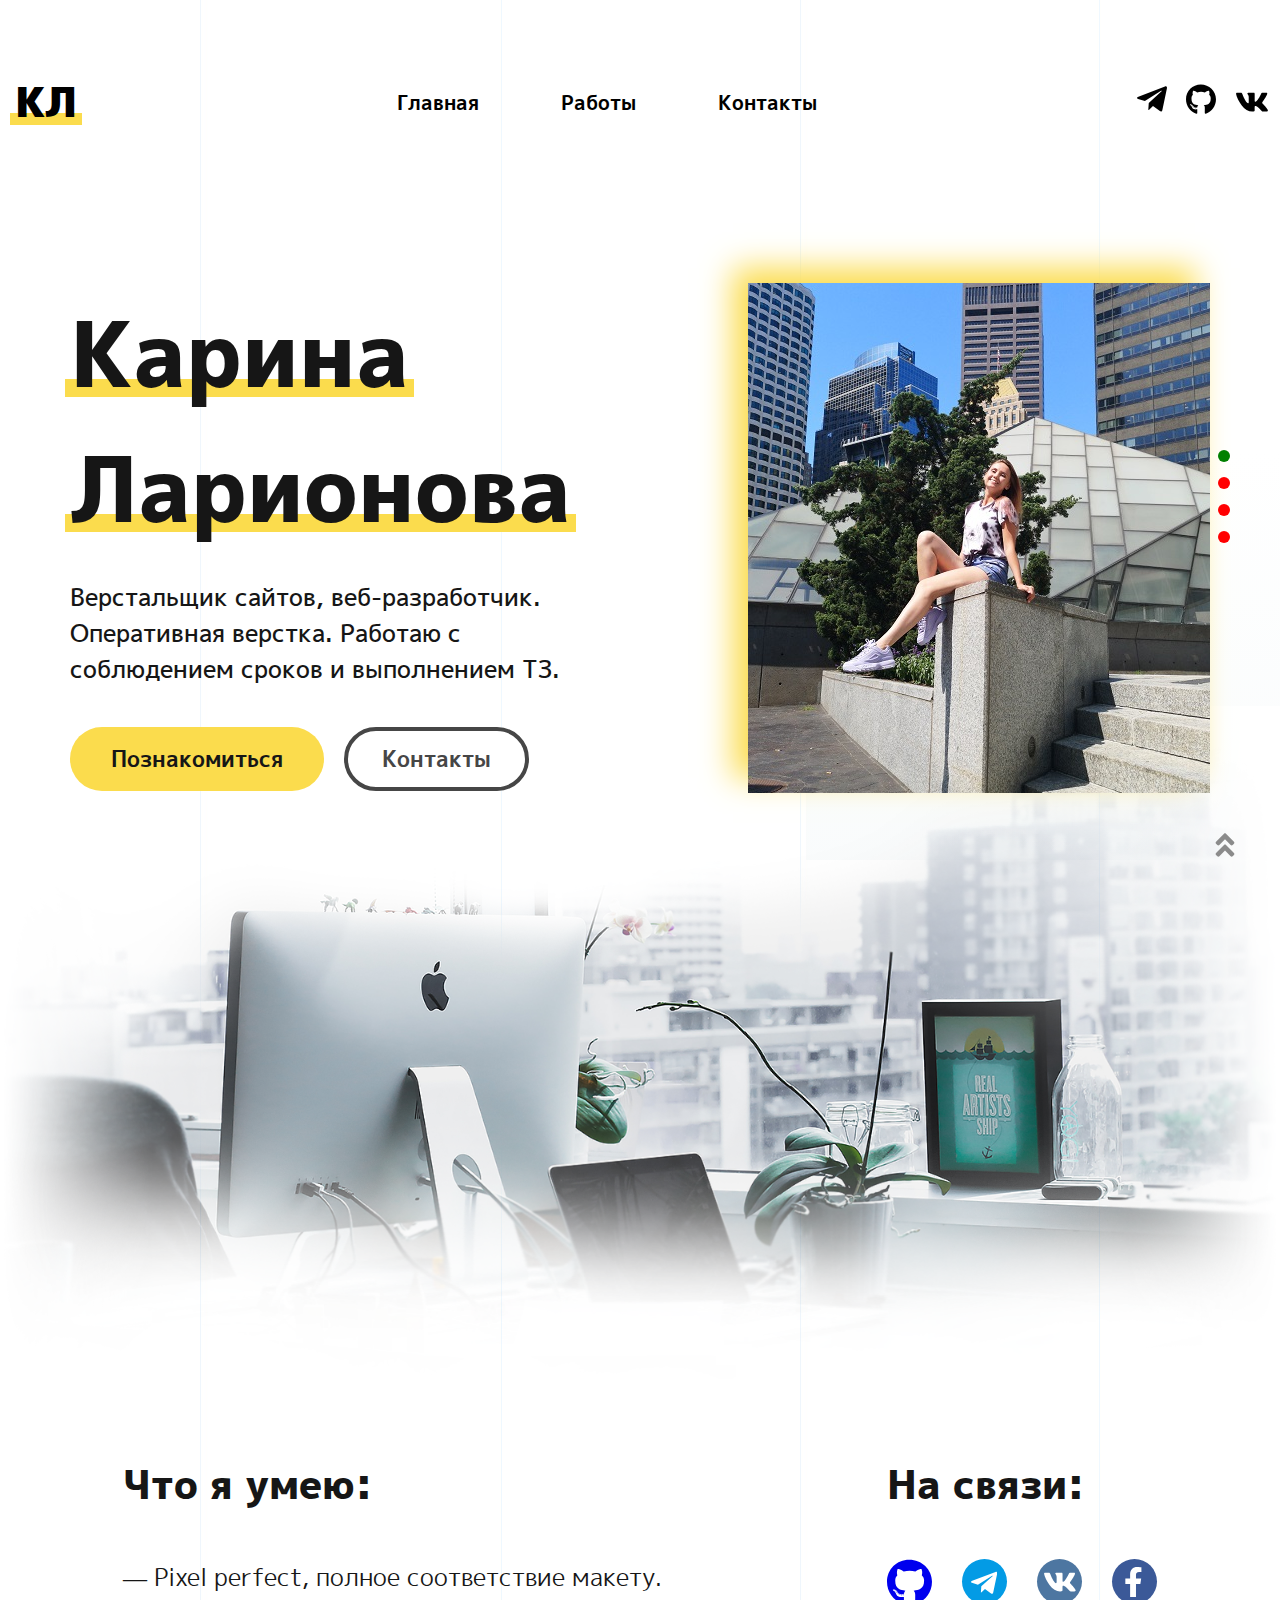
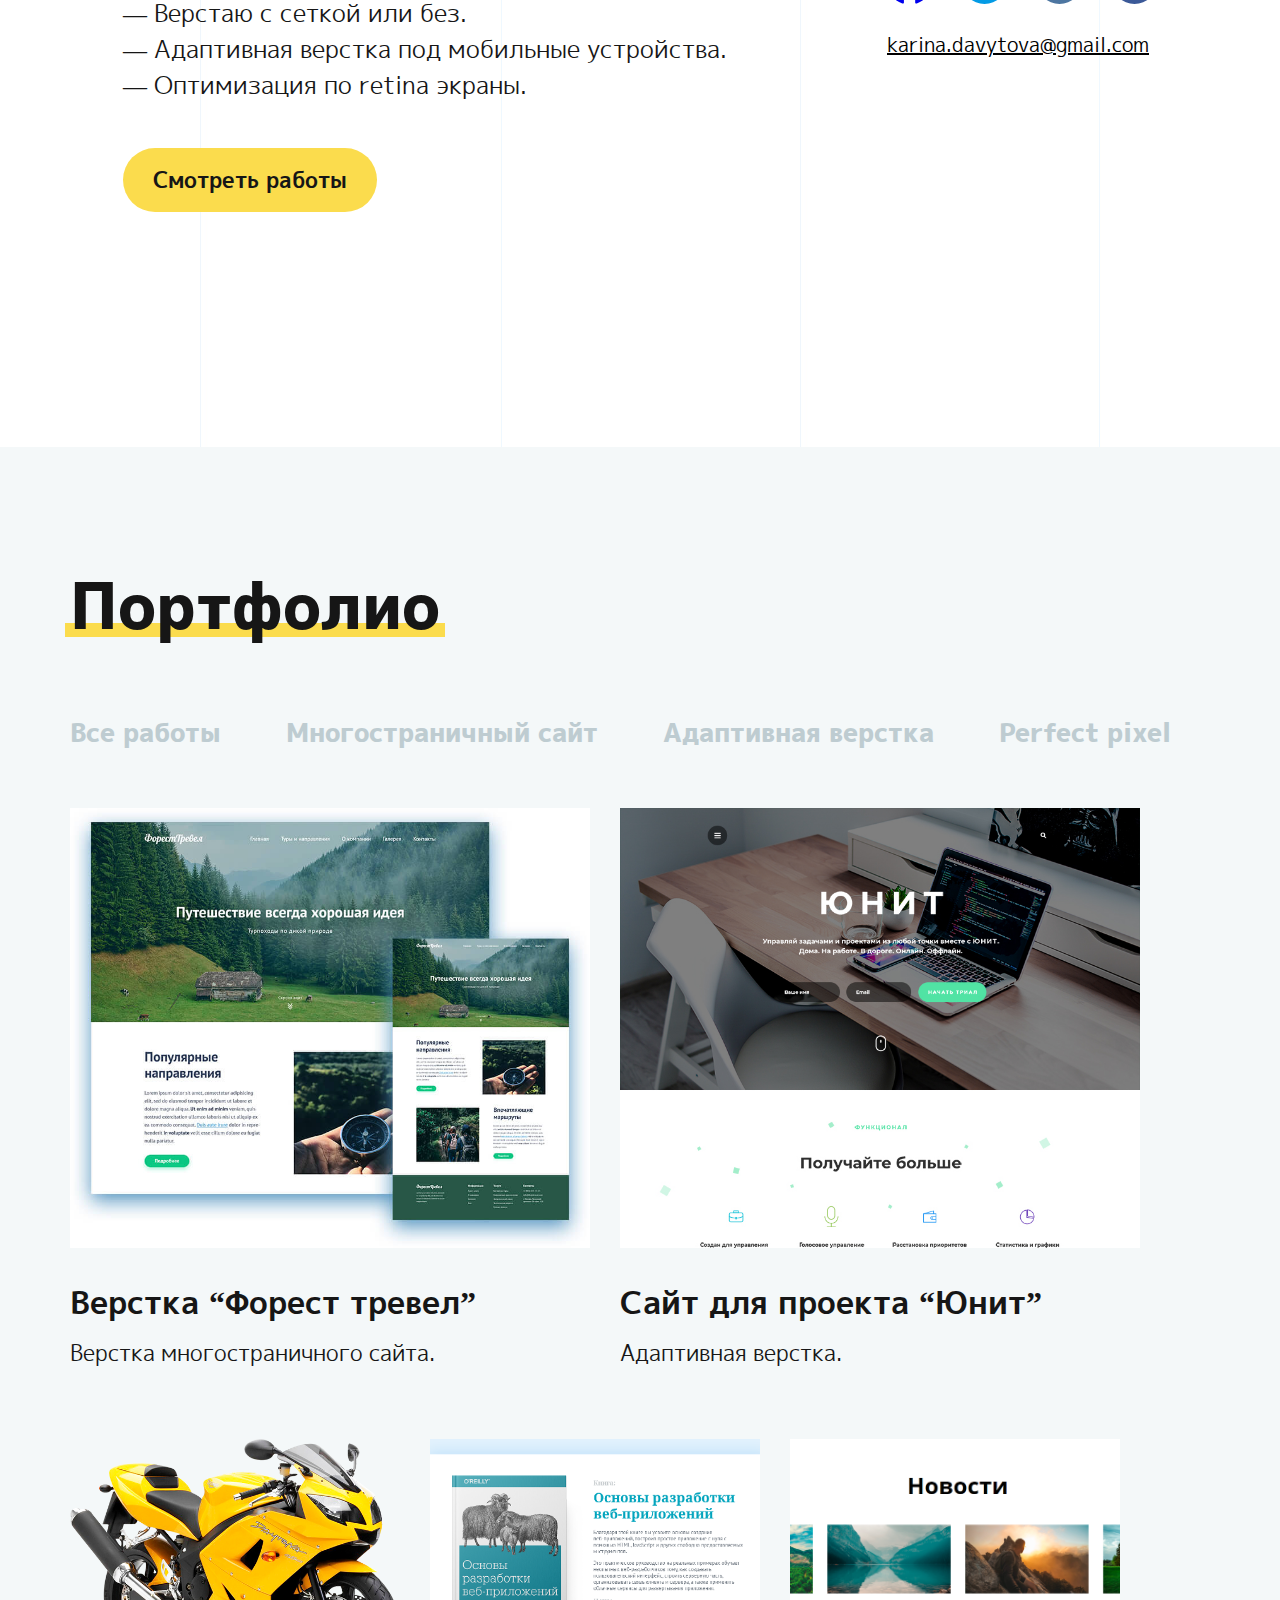
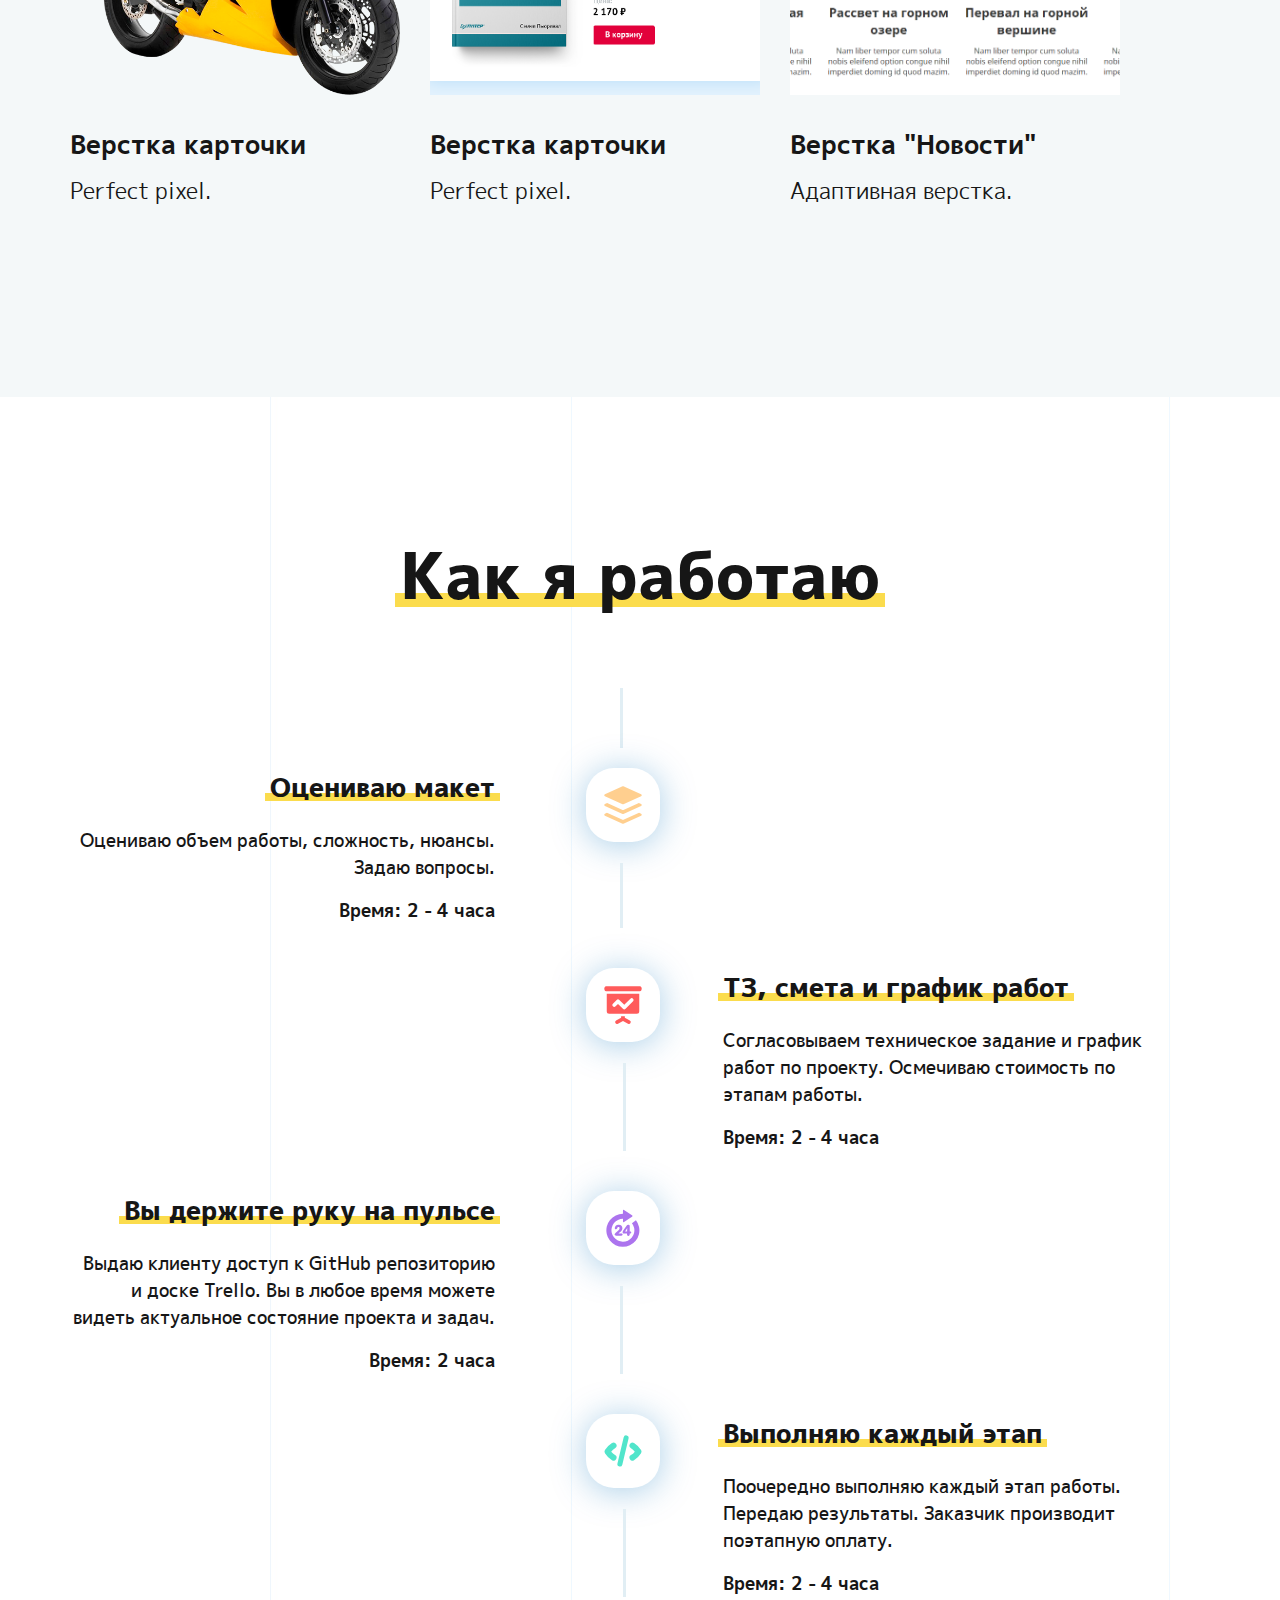
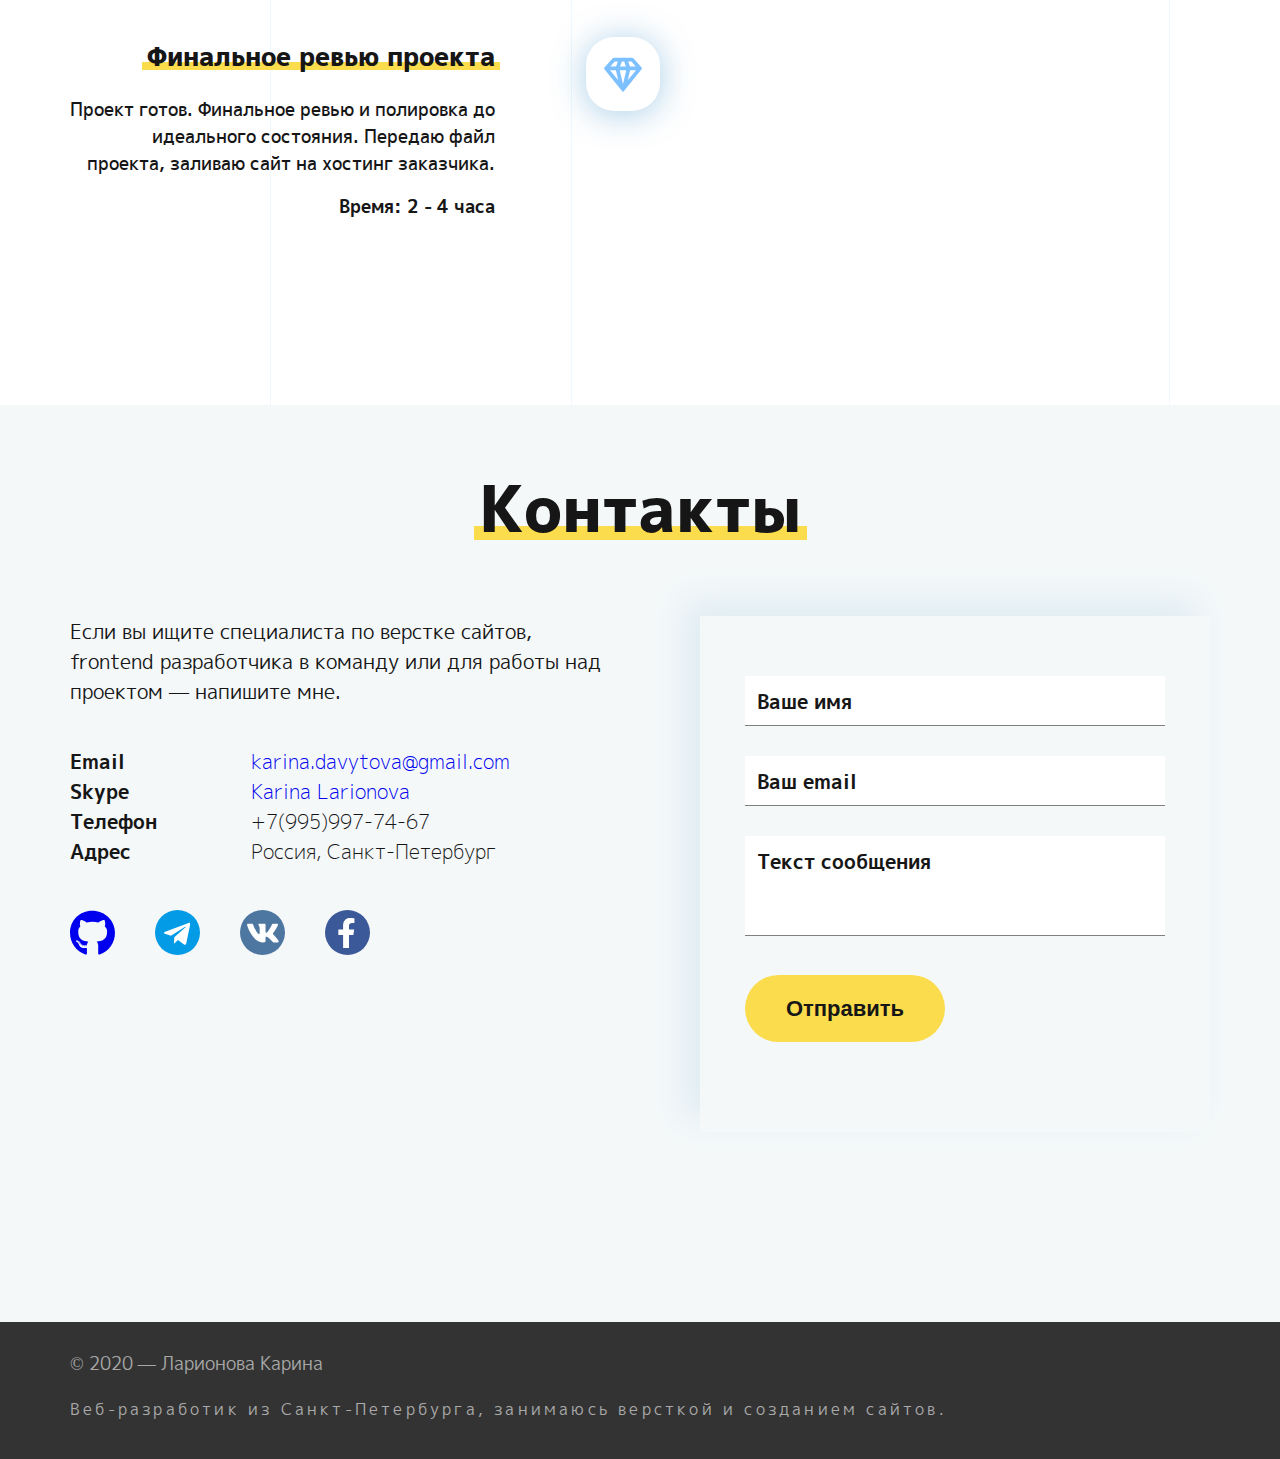
<file: index.html>
<!DOCTYPE html>
<html lang="ru">
<head>
    <meta charset="UTF-8">
    <meta name="viewport" content="width=device-width, initial-scale=1.0">
    <title>Portfolio</title>
    <link rel="stylesheet" href="./src/mplus1p/mplus1p.css">
    <link rel="shortcut icon" href="./img/fav.png" type="image/x-icon">
    <link rel="stylesheet" href="./css/main.css">
</head>
<body>
    <ul id="page-nav">
        <li class="active">
            <a href="#header"></a>
        </li>
        <li>
            <a href="#portfolio"></a>
        </li>
        <li>
            <a href="#homwork"></a>
        </li>
        <li>
            <a href="#contacts"></a>
        </li>
    </ul>

    <div id="overlay"></div>
    <header class="header" id="header">
        <div class="fix-menu">
            <div class="header-top">
                <a href="#header" class="logo line-bottom">КЛ</a>

                <!--меню-->
                <nav class="header-menu">
                    <a href="#header" class="header-menu_item animate-border">Главная</a>
                    <a href="#portfolio" class="header-menu_item animate-border">Работы</a>
                    <a href="#contacts" class="header-menu_item animate-border">Контакты</a>
                </nav> 

                <!--иконки на декстопной версии-->
                <nav class="header-social">
                    <a href="https://telegram.me/karina_larionova" class="header-social_item">
                        <svg aria-hidden="true" focusable="false" data-prefix="fab" data-icon="telegram-plane" class="svg-inline--fa fa-telegram-plane fa-w-14" role="img" xmlns="http://www.w3.org/2000/svg" viewBox="0 0 448 512"><path fill="currentColor" d="M446.7 98.6l-67.6 318.8c-5.1 22.5-18.4 28.1-37.3 17.5l-103-75.9-49.7 47.8c-5.5 5.5-10.1 10.1-20.7 10.1l7.4-104.9 190.9-172.5c8.3-7.4-1.8-11.5-12.9-4.1L117.8 284 16.2 252.2c-22.1-6.9-22.5-22.1 4.6-32.7L418.2 66.4c18.4-6.9 34.5 4.1 28.5 32.2z"></path></svg>
                    </a>
                    <a href="https://github.com/KarinaLarionova" class="header-social_item"><svg aria-hidden="true" focusable="false" data-prefix="fab" data-icon="github" class="svg-inline--fa fa-github fa-w-16" role="img" xmlns="http://www.w3.org/2000/svg" viewBox="0 0 496 512"><path fill="currentColor" d="M165.9 397.4c0 2-2.3 3.6-5.2 3.6-3.3.3-5.6-1.3-5.6-3.6 0-2 2.3-3.6 5.2-3.6 3-.3 5.6 1.3 5.6 3.6zm-31.1-4.5c-.7 2 1.3 4.3 4.3 4.9 2.6 1 5.6 0 6.2-2s-1.3-4.3-4.3-5.2c-2.6-.7-5.5.3-6.2 2.3zm44.2-1.7c-2.9.7-4.9 2.6-4.6 4.9.3 2 2.9 3.3 5.9 2.6 2.9-.7 4.9-2.6 4.6-4.6-.3-1.9-3-3.2-5.9-2.9zM244.8 8C106.1 8 0 113.3 0 252c0 110.9 69.8 205.8 169.5 239.2 12.8 2.3 17.3-5.6 17.3-12.1 0-6.2-.3-40.4-.3-61.4 0 0-70 15-84.7-29.8 0 0-11.4-29.1-27.8-36.6 0 0-22.9-15.7 1.6-15.4 0 0 24.9 2 38.6 25.8 21.9 38.6 58.6 27.5 72.9 20.9 2.3-16 8.8-27.1 16-33.7-55.9-6.2-112.3-14.3-112.3-110.5 0-27.5 7.6-41.3 23.6-58.9-2.6-6.5-11.1-33.3 2.6-67.9 20.9-6.5 69 27 69 27 20-5.6 41.5-8.5 62.8-8.5s42.8 2.9 62.8 8.5c0 0 48.1-33.6 69-27 13.7 34.7 5.2 61.4 2.6 67.9 16 17.7 25.8 31.5 25.8 58.9 0 96.5-58.9 104.2-114.8 110.5 9.2 7.9 17 22.9 17 46.4 0 33.7-.3 75.4-.3 83.6 0 6.5 4.6 14.4 17.3 12.1C428.2 457.8 496 362.9 496 252 496 113.3 383.5 8 244.8 8zM97.2 352.9c-1.3 1-1 3.3.7 5.2 1.6 1.6 3.9 2.3 5.2 1 1.3-1 1-3.3-.7-5.2-1.6-1.6-3.9-2.3-5.2-1zm-10.8-8.1c-.7 1.3.3 2.9 2.3 3.9 1.6 1 3.6.7 4.3-.7.7-1.3-.3-2.9-2.3-3.9-2-.6-3.6-.3-4.3.7zm32.4 35.6c-1.6 1.3-1 4.3 1.3 6.2 2.3 2.3 5.2 2.6 6.5 1 1.3-1.3.7-4.3-1.3-6.2-2.2-2.3-5.2-2.6-6.5-1zm-11.4-14.7c-1.6 1-1.6 3.6 0 5.9 1.6 2.3 4.3 3.3 5.6 2.3 1.6-1.3 1.6-3.9 0-6.2-1.4-2.3-4-3.3-5.6-2z"></path></svg></a>
                    <a href="https://vk.me/kari.meow" class="header-social_item"><svg aria-hidden="true" focusable="false" data-prefix="fab" data-icon="vk" class="svg-inline--fa fa-vk fa-w-18" role="img" xmlns="http://www.w3.org/2000/svg" viewBox="0 0 576 512"><path fill="currentColor" d="M545 117.7c3.7-12.5 0-21.7-17.8-21.7h-58.9c-15 0-21.9 7.9-25.6 16.7 0 0-30 73.1-72.4 120.5-13.7 13.7-20 18.1-27.5 18.1-3.7 0-9.4-4.4-9.4-16.9V117.7c0-15-4.2-21.7-16.6-21.7h-92.6c-9.4 0-15 7-15 13.5 0 14.2 21.2 17.5 23.4 57.5v86.8c0 19-3.4 22.5-10.9 22.5-20 0-68.6-73.4-97.4-157.4-5.8-16.3-11.5-22.9-26.6-22.9H38.8c-16.8 0-20.2 7.9-20.2 16.7 0 15.6 20 93.1 93.1 195.5C160.4 378.1 229 416 291.4 416c37.5 0 42.1-8.4 42.1-22.9 0-66.8-3.4-73.1 15.4-73.1 8.7 0 23.7 4.4 58.7 38.1 40 40 46.6 57.9 69 57.9h58.9c16.8 0 25.3-8.4 20.4-25-11.2-34.9-86.9-106.7-90.3-111.5-8.7-11.2-6.2-16.2 0-26.2.1-.1 72-101.3 79.4-135.6z"></path></svg></a>
                </nav> 

                <!--иконка-гамбургер-->
                <div class="toggle-menu"><span></span></div>

            </div>
        </div>
        <section class="header_title">
            <div class="container">
                <div class="header_indroduce">
                    <div class="foto">
                    </div>
                    <div class="header_introduce_content">
                        <h1 class="name">
                            <span class="line-bottom">Карина</span><br><span class="line-bottom">Ларионова</span>
                        </h1>
                        <p class="introduce-text">
                            Верстальщик сайтов, веб-разработчик. Оперативная верстка. Работаю с соблюдением сроков и выполнением ТЗ.
                        </p>
                        <div class="button-row">
                            <a class="button-1" href="#skill_nav">Познакомиться</a>
                            <a class="button-2" href="#contacts">Контакты</a>
                        </div>
                    </div>
                </div>
        
            </div>
            <div class="block"></div>
        </section>
        <div class="header_img-wrapper">
            <img src="./img/header/bg-img.png" alt="header-img" class="header_img">
        </div>
        <div class="container">
            <div class="skill" id="skill_nav">
                <div class="skill_content">
                    <h2 class="header-2">Что я умею:</h2>
                    <ul class="skill_content_list">
                        <li class="skill_content_item"> Рixel perfect, полное соответствие макету.</li>
                        <li class="skill_content_item"> Верстаю с сеткой или без.</li>
                        <li class="skill_content_item"> Адаптивная верстка под мобильные устройства.</li>
                        <li class="skill_content_item"> Оптимизация по retina экраны.</li>
                    </ul>
                    <a href="#portfolio" class="button-1">Смотреть работы</a>
                </div>
                <div class="skill_contacts">
                    <h2 class="header-2">На связи:</h2>
                    <div class="social-icon-block">
                            <a href="https://github.com/KarinaLarionova" class="social-icon_githab">
                                <svg aria-hidden="true" focusable="false" data-prefix="fab" data-icon="github" class="svg-inline--fa fa-github fa-w-16" role="img" xmlns="http://www.w3.org/2000/svg" viewBox="0 0 496 512"><path fill="currentColor" d="M165.9 397.4c0 2-2.3 3.6-5.2 3.6-3.3.3-5.6-1.3-5.6-3.6 0-2 2.3-3.6 5.2-3.6 3-.3 5.6 1.3 5.6 3.6zm-31.1-4.5c-.7 2 1.3 4.3 4.3 4.9 2.6 1 5.6 0 6.2-2s-1.3-4.3-4.3-5.2c-2.6-.7-5.5.3-6.2 2.3zm44.2-1.7c-2.9.7-4.9 2.6-4.6 4.9.3 2 2.9 3.3 5.9 2.6 2.9-.7 4.9-2.6 4.6-4.6-.3-1.9-3-3.2-5.9-2.9zM244.8 8C106.1 8 0 113.3 0 252c0 110.9 69.8 205.8 169.5 239.2 12.8 2.3 17.3-5.6 17.3-12.1 0-6.2-.3-40.4-.3-61.4 0 0-70 15-84.7-29.8 0 0-11.4-29.1-27.8-36.6 0 0-22.9-15.7 1.6-15.4 0 0 24.9 2 38.6 25.8 21.9 38.6 58.6 27.5 72.9 20.9 2.3-16 8.8-27.1 16-33.7-55.9-6.2-112.3-14.3-112.3-110.5 0-27.5 7.6-41.3 23.6-58.9-2.6-6.5-11.1-33.3 2.6-67.9 20.9-6.5 69 27 69 27 20-5.6 41.5-8.5 62.8-8.5s42.8 2.9 62.8 8.5c0 0 48.1-33.6 69-27 13.7 34.7 5.2 61.4 2.6 67.9 16 17.7 25.8 31.5 25.8 58.9 0 96.5-58.9 104.2-114.8 110.5 9.2 7.9 17 22.9 17 46.4 0 33.7-.3 75.4-.3 83.6 0 6.5 4.6 14.4 17.3 12.1C428.2 457.8 496 362.9 496 252 496 113.3 383.5 8 244.8 8zM97.2 352.9c-1.3 1-1 3.3.7 5.2 1.6 1.6 3.9 2.3 5.2 1 1.3-1 1-3.3-.7-5.2-1.6-1.6-3.9-2.3-5.2-1zm-10.8-8.1c-.7 1.3.3 2.9 2.3 3.9 1.6 1 3.6.7 4.3-.7.7-1.3-.3-2.9-2.3-3.9-2-.6-3.6-.3-4.3.7zm32.4 35.6c-1.6 1.3-1 4.3 1.3 6.2 2.3 2.3 5.2 2.6 6.5 1 1.3-1.3.7-4.3-1.3-6.2-2.2-2.3-5.2-2.6-6.5-1zm-11.4-14.7c-1.6 1-1.6 3.6 0 5.9 1.6 2.3 4.3 3.3 5.6 2.3 1.6-1.3 1.6-3.9 0-6.2-1.4-2.3-4-3.3-5.6-2z"></path></svg>
                            </a>
                            <a href="https://telegram.me/karina_larionova" class="social-icon_telegram">
                                <svg aria-hidden="true" focusable="false" data-prefix="fab" data-icon="telegram-plane" class="svg-inline--fa fa-telegram-plane fa-w-14" role="img" xmlns="http://www.w3.org/2000/svg" viewBox="0 0 448 512"><path fill="currentColor" d="M446.7 98.6l-67.6 318.8c-5.1 22.5-18.4 28.1-37.3 17.5l-103-75.9-49.7 47.8c-5.5 5.5-10.1 10.1-20.7 10.1l7.4-104.9 190.9-172.5c8.3-7.4-1.8-11.5-12.9-4.1L117.8 284 16.2 252.2c-22.1-6.9-22.5-22.1 4.6-32.7L418.2 66.4c18.4-6.9 34.5 4.1 28.5 32.2z"></path></svg>
                            </a>
                            <a href="https://vk.me/kari.meow" class="social-icon_vk">
                                <svg aria-hidden="true" focusable="false" data-prefix="fab" data-icon="vk" class="svg-inline--fa fa-w-18" role="img" xmlns="http://www.w3.org/2000/svg" viewBox="0 0 576 512"><path fill="currentColor" d="M545 117.7c3.7-12.5 0-21.7-17.8-21.7h-58.9c-15 0-21.9 7.9-25.6 16.7 0 0-30 73.1-72.4 120.5-13.7 13.7-20 18.1-27.5 18.1-3.7 0-9.4-4.4-9.4-16.9V117.7c0-15-4.2-21.7-16.6-21.7h-92.6c-9.4 0-15 7-15 13.5 0 14.2 21.2 17.5 23.4 57.5v86.8c0 19-3.4 22.5-10.9 22.5-20 0-68.6-73.4-97.4-157.4-5.8-16.3-11.5-22.9-26.6-22.9H38.8c-16.8 0-20.2 7.9-20.2 16.7 0 15.6 20 93.1 93.1 195.5C160.4 378.1 229 416 291.4 416c37.5 0 42.1-8.4 42.1-22.9 0-66.8-3.4-73.1 15.4-73.1 8.7 0 23.7 4.4 58.7 38.1 40 40 46.6 57.9 69 57.9h58.9c16.8 0 25.3-8.4 20.4-25-11.2-34.9-86.9-106.7-90.3-111.5-8.7-11.2-6.2-16.2 0-26.2.1-.1 72-101.3 79.4-135.6z"></path></svg>
                            </a>
                            <a href="https://www.messenger.com/t/100012193482538" class="social-icon_facebook">
                                <svg aria-hidden="true" focusable="false" data-prefix="fab" data-icon="facebook-f" class="svg-inline--fa fa-facebook-f fa-w-10" role="img" xmlns="http://www.w3.org/2000/svg" viewBox="0 0 320 512"><path fill="currentColor" d="M279.14 288l14.22-92.66h-88.91v-60.13c0-25.35 12.42-50.06 52.24-50.06h40.42V6.26S260.43 0 225.36 0c-73.22 0-121.08 44.38-121.08 124.72v70.62H22.89V288h81.39v224h100.17V288z"></path></svg>
                            </a>
                    </div>
                    <a href="mailto:karina.davytova@gmail" class="mail">karina.davytova@gmail.com</a>
                </div>
            </div>
        </div>
    </header>
    <main>
        
        <section class="portfolio" id="portfolio">
            <div class="container">
            <h2 class="header-3 line-bottom">Портфолио</h2>
            <div class="portfolio__filter">
                <button href="#" class="portfolio__filter-title control-active" data-filter="all">Все работы</button>
                <button href="#" class="portfolio__filter-title" data-filter=".site">Многостраничный сайт</button>
                <button href="#" class="portfolio__filter-title" data-filter=".adaptive">Адаптивная верстка</button>
                <button href="#" class="portfolio__filter-title" data-filter=".perfect">Perfect pixel</button>
            </div>
           
            <div class="project-row" id="portfolio-projects">
                
                <div class="project-card mix site">
                    <a href="./forest-travel/index.html" class="project-card__poster">
                        <button>Подробнее</button>
                        <img src="./forest-travel/img/forest.jpg" alt="img">
                    </a>
                    <div class="project-card__title">
                        <a href="./forest-travel/index.html" class="project-card_header">Верстка “Форест тревел”</a>
                        <p class="project-card_content">Верстка многостраничного сайта.</p>
                    </div>
                </div>
                <div class="project-card mix adaptive">
                    <a href="./unit/index.html" class="project-card__poster">
                        <button>Подробнее</button>
                        <img src="./unit/img/UNIT .jpg" alt="img">
                    </a>
                    <div class="project-card__title">
                        <a href="./unit/index.html" class="project-card_header">Сайт для проекта “Юнит”</a>
                        <p class="project-card_content">Адаптивная верстка.</p>
                    </div>
                </div>

                <div class="project-card-small mix perfect">
                    <a href="./car_html/index.html" class="project-card__poster">
                        <button>Подробнее</button>
                        <img src="./car_html/img/motorcycle-big.png" alt="img">
                    </a>
                    <div class="project-card__title">
                        <a href="./car_html/index.html" class="project-card_header--small">Верстка карточки</a>
                        <p class="project-card_content">Perfect pixel.</p>
                    </div>
                </div>
                <div class="project-card-small mix perfect">
                    <a href="./pixel-perfect/index.html" class="project-card__poster">
                        <button>Подробнее</button>
                        <img src="./pixel-perfect/Book.png" alt="img">
                    </a>
                    <div class="project-card__title">
                        <a href="./pixel-perfect/index.html" class="project-card_header--small">Верстка карточки</a>
                        <p class="project-card_content">Perfect pixel.</p>
                    </div>
                </div>
                <div class="project-card-small mix adaptive">
                    <a href="./news/index.html" class="project-card__poster">
                        <button>Подробнее</button>
                        <img src="./news/news.png" alt="img">
                    </a>
                    <div class="project-card__title">
                        <a href="./news/index.html" class="project-card_header--small">Верстка "Новости"</a>
                        <p class="project-card_content">Адаптивная верстка.</p>
                    </div>
                </div>
            
            </div>
            </div>
        </section>
       

        <div class="container">
            <section class="timeline" id="homwork">
                <h2 class="header-3 line-bottom">Как я работаю</h2>
                <div class="timeline-line">
                    <div class="timeline-item">
                        <div class="timeline-icon">
                            <svg id="Layer_2" data-name="Layer 2" xmlns="http://www.w3.org/2000/svg" viewBox="0 0 32 32"><title>layers</title><path class="icon-1" d="M16.34,27.89a.83.83,0,0,1-.68,0L3.15,22.28,1.52,23a.91.91,0,0,0,0,1.65L15.66,31a.83.83,0,0,0,.68,0l14.14-6.35a.91.91,0,0,0,0-1.65l-1.62-.73Zm0-7.94a.83.83,0,0,1-.68,0L3.31,14.41l-1.79.8a.91.91,0,0,0,0,1.65l14.14,6.35a.83.83,0,0,0,.68,0l14.14-6.35a.91.91,0,0,0,0-1.65l-1.79-.8ZM30.48,9.07a.91.91,0,0,0,0-1.65L16.34,1.07a.83.83,0,0,0-.68,0L1.52,7.42a.91.91,0,0,0,0,1.65l14.14,6.35a.83.83,0,0,0,.68,0Z"/></svg>
                        </div>
                        <div class="timeline-text">
                            <h3 class="heading line-bottom">Оцениваю макет</h3>
                            <p>Оцениваю объем работы, сложность, нюансы. Задаю вопросы.</p>
                            <div class="timeline-text-time">Время: 2 - 4 часа</div>
                        </div>
                        
                    </div>
                    <div class="timeline-item">
                        <div class="timeline-icon"><svg xmlns="http://www.w3.org/2000/svg" viewBox="0 0 32 32"><defs><style>.cls-1{fill:#231f20;}</style></defs><title>presentation-chart</title><g id="Layer_2" data-name="Layer 2"><path class="icon-2" d="M21.47,28.32l-4-2.21s0-.07,0-.11V25h-3v1s0,.07,0,.11l-4,2.21A1.5,1.5,0,0,0,12,30.94l4-2.23,4,2.23a1.5,1.5,0,0,0,1.46-2.62ZM3,21a2,2,0,0,0,2,2H27a2,2,0,0,0,2-2V7H3Zm4.94-6.06,3-3a1.5,1.5,0,0,1,2.12,0L17,15.88l4.94-4.94a1.5,1.5,0,0,1,2.12,2.12l-6,6a1.5,1.5,0,0,1-2.12,0L12,15.12l-1.94,1.94a1.5,1.5,0,1,1-2.12-2.12ZM30.72,1.74A1.36,1.36,0,0,0,29.51,1h-27a1.36,1.36,0,0,0-1.21.74,3,3,0,0,0,0,2.52A1.36,1.36,0,0,0,2.49,5h27a1.36,1.36,0,0,0,1.21-.74A3,3,0,0,0,30.72,1.74Z"/></g></svg></div>
                        <div class="timeline-text">
                            <h3 class="heading line-bottom">ТЗ, смета и график работ</h3>
                            <p>Согласовываем техническое задание и график работ по проекту. Осмечиваю стоимость по этапам работы.</p>
                            <div class="timeline-text-time">Время: 2 - 4 часа</div>
                        </div>
                        
                    </div>
                    <div class="timeline-item">
                        <div class="timeline-icon"><svg xmlns="http://www.w3.org/2000/svg" viewBox="0 0 32 32"><defs><style>.cls-1{fill:#231f20;}</style></defs><title>24-hours</title><g id="Layer_2" data-name="Layer 2"><path class="icon-3" d="M26.36,9.79l-3.21,2.38A9.16,9.16,0,1,1,16,8.66h0v2.06c0,.55.37.75.83.45l6.38-4.25a.62.62,0,0,0,0-1.11L16.79,1.55c-.46-.31-.83-.1-.83.45V4.66h0A13.22,13.22,0,1,0,26.36,9.79ZM12,18.29c-.58.52-1.2,1-1.8,1.49-1.46,1.21-1.09,2.34.47,2.41h3.94c1.44-.07,1.42-1.86-.07-1.86l-2.16,0c.27-.21.56-.42.83-.64,1.23-1,2.32-2.13,2.32-3.59a2.8,2.8,0,0,0-3.05-2.75c-3.1,0-3.91,3.67-2.08,3.67,1.39,0,.69-1.74,2-1.74a.85.85,0,0,1,.88.9A3,3,0,0,1,12,18.29ZM19.55,22a1.06,1.06,0,0,0,1.61-.14,1.36,1.36,0,0,0,.21-.83v-.55a1.77,1.77,0,0,0,.76-.1.78.78,0,0,0,.48-.74.81.81,0,0,0-.51-.77,1.93,1.93,0,0,0-.72-.09V14.7a1.19,1.19,0,0,0-1.27-1.3A1.24,1.24,0,0,0,19,14l-2.83,3.91c-.72,1-.75,2.58.6,2.58h2.47V21A1.22,1.22,0,0,0,19.55,22Zm-1.91-3.21L19.43,16c0,.45-.06.89-.09,1.34s0,.94-.05,1.42Z"/></g></svg></div>
                        <div class="timeline-text">
                            <h3 class="heading line-bottom">Вы держите руку на пульсе</h3>
                            <p>Выдаю клиенту доступ к GitHub репозиторию и доске Trello. Вы в любое время можете видеть актуальное состояние проекта и задач.</p>
                            <div class="timeline-text-time">Время: 2 часа</div>
                        </div>
                        
                    </div>
                    <div class="timeline-item">
                        <div class="timeline-icon"><svg id="Layer_2" data-name="Layer 2" xmlns="http://www.w3.org/2000/svg" viewBox="0 0 32 32"><defs><style>.cls-1{fill:#231f20;}</style></defs><title>code-alt</title><path class="icon-4" d="M9.63,13.76A2.4,2.4,0,1,0,7.17,9.64a18.24,18.24,0,0,0-5.62,5.62,2.4,2.4,0,0,0,0,2.47,18.24,18.24,0,0,0,5.62,5.62,2.4,2.4,0,1,0,2.47-4.12,14.12,14.12,0,0,1-3.08-2.73A12.4,12.4,0,0,1,9.63,13.76Zm20.82,1.51a18.24,18.24,0,0,0-5.62-5.62,2.4,2.4,0,1,0-2.47,4.12,14.12,14.12,0,0,1,3.08,2.73,12.4,12.4,0,0,1-3.08,2.76,2.4,2.4,0,1,0,2.47,4.12,18.24,18.24,0,0,0,5.62-5.62A2.4,2.4,0,0,0,30.46,15.26ZM16.55,5l-5,21a2,2,0,0,0,3.89.93l5-21A2,2,0,0,0,16.55,5Z"/></svg></div>
                        <div class="timeline-text">
                            <h3 class="heading line-bottom">Выполняю каждый этап</h3>
                            <p>Поочередно выполняю каждый этап  работы. Передаю результаты. Заказчик производит поэтапную оплату.</p>
                            <div class="timeline-text-time">Время: 2 - 4 часа</div>
                        </div>
                        
                    </div>
                    <div class="timeline-item">
                        <div class="timeline-icon"><svg xmlns="http://www.w3.org/2000/svg" viewBox="0 0 32 32"><defs><style>.cls-1{fill:#231f20;}</style></defs><title>diamond</title><g id="Layer_2" data-name="Layer 2"><path class="icon-5" d="M30.84,10.75l-6.11-7A2.52,2.52,0,0,0,23.07,3h-14a2.55,2.55,0,0,0-1.67.75l-6.24,7a1.22,1.22,0,0,0,0,1.52L15.37,29.73a.78.78,0,0,0,1.26,0L30.87,12.27A1.23,1.23,0,0,0,30.84,10.75ZM10.31,13l1.89,8.09L5.59,13Zm6.63-7,1.43,4H13.63l1.43-4Zm1.67,7L16,24.18,13.39,13Zm3.08,0H26.4l-6.6,8.09Zm4.51-3H21.56L20.13,6h2.58ZM9.41,6h2.46l-1.43,4H5.85Z"/></g></svg></div>
                        <div class="timeline-text">
                            <h3 class="heading line-bottom">Финальное ревью проекта</h3>
                            <p>Проект готов. Финальное ревью и полировка  до идеального состояния. Передаю файл проекта, заливаю сайт на хостинг заказчика.</p>
                            <div class="timeline-text-time">Время: 2 - 4 часа</div>
                        </div>
                        
                    </div>
                </div>
            </section>
        </div>

            <section class="contacts" id="contacts">
                <div class="container">
                    <h2 class="header-3 line-bottom">Контакты</h2>
<div class="contacts-block">
                    <div class="info">

                        <p class="info__text">
                            Если вы ищите специалиста по верстке сайтов, <br class="br"> frontend разработчика в команду или для работы над проектом —  напишите мне.
                        </p>

                        <div class="info__contacts">
                            <div class="info__contacts-head">
                                <ul>
                                    <li>Email</li>
                                    <li>Skype</li>
                                    <li>Телефон</li>
                                    <li>Адрес</li>
                                </ul>
                            </div>
                            <div class="info__contacts-content">
                                <ul>
                                    <li><a href="mailto:karina.davytova@gmail">karina.davytova@gmail.com</a></li>
                                    <li><a href="skype:live:.cid.48c7844349610af2?chat">Karina Larionova</a></li>
                                    <li>+7(995)997-74-67</li>
                                    <li>Россия, Санкт-Петербург</li>
                                </ul>
                            </div>
                        </div>

                        <div class="info__contacts-mobile">

                            <div class="info__mobile-section">
                                <p class="mobile-head">Email</p>
                                <a href="mailto:karina.davytova@gmail">karina.davytova@gmail.com</a>
                            </div>

                            <div class="info__mobile-section">
                                <p class="mobile-head">Skype</p>
                                <a href="skype:live:.cid.48c7844349610af2?chat">Karina Larionova</a>
                            </div>

                            <div class="info__mobile-section">
                                <p class="mobile-head">Телефон</p>
                                <p>+7(995)997-74-67</p>
                            </div>

                            <div class="info__mobile-section">
                                <p class="mobile-head">Адрес</p>
                                <p>Россия, Санкт-Петербург</p>
                            </div>

                        </div>

                        <div class="info__contacts-icons">
                            <a href="https://github.com/KarinaLarionova" class="social-icon_githab">
                                <svg aria-hidden="true" focusable="false" data-prefix="fab" data-icon="github" class="svg-inline--fa fa-github fa-w-16" role="img" xmlns="http://www.w3.org/2000/svg" viewBox="0 0 496 512"><path fill="currentColor" d="M165.9 397.4c0 2-2.3 3.6-5.2 3.6-3.3.3-5.6-1.3-5.6-3.6 0-2 2.3-3.6 5.2-3.6 3-.3 5.6 1.3 5.6 3.6zm-31.1-4.5c-.7 2 1.3 4.3 4.3 4.9 2.6 1 5.6 0 6.2-2s-1.3-4.3-4.3-5.2c-2.6-.7-5.5.3-6.2 2.3zm44.2-1.7c-2.9.7-4.9 2.6-4.6 4.9.3 2 2.9 3.3 5.9 2.6 2.9-.7 4.9-2.6 4.6-4.6-.3-1.9-3-3.2-5.9-2.9zM244.8 8C106.1 8 0 113.3 0 252c0 110.9 69.8 205.8 169.5 239.2 12.8 2.3 17.3-5.6 17.3-12.1 0-6.2-.3-40.4-.3-61.4 0 0-70 15-84.7-29.8 0 0-11.4-29.1-27.8-36.6 0 0-22.9-15.7 1.6-15.4 0 0 24.9 2 38.6 25.8 21.9 38.6 58.6 27.5 72.9 20.9 2.3-16 8.8-27.1 16-33.7-55.9-6.2-112.3-14.3-112.3-110.5 0-27.5 7.6-41.3 23.6-58.9-2.6-6.5-11.1-33.3 2.6-67.9 20.9-6.5 69 27 69 27 20-5.6 41.5-8.5 62.8-8.5s42.8 2.9 62.8 8.5c0 0 48.1-33.6 69-27 13.7 34.7 5.2 61.4 2.6 67.9 16 17.7 25.8 31.5 25.8 58.9 0 96.5-58.9 104.2-114.8 110.5 9.2 7.9 17 22.9 17 46.4 0 33.7-.3 75.4-.3 83.6 0 6.5 4.6 14.4 17.3 12.1C428.2 457.8 496 362.9 496 252 496 113.3 383.5 8 244.8 8zM97.2 352.9c-1.3 1-1 3.3.7 5.2 1.6 1.6 3.9 2.3 5.2 1 1.3-1 1-3.3-.7-5.2-1.6-1.6-3.9-2.3-5.2-1zm-10.8-8.1c-.7 1.3.3 2.9 2.3 3.9 1.6 1 3.6.7 4.3-.7.7-1.3-.3-2.9-2.3-3.9-2-.6-3.6-.3-4.3.7zm32.4 35.6c-1.6 1.3-1 4.3 1.3 6.2 2.3 2.3 5.2 2.6 6.5 1 1.3-1.3.7-4.3-1.3-6.2-2.2-2.3-5.2-2.6-6.5-1zm-11.4-14.7c-1.6 1-1.6 3.6 0 5.9 1.6 2.3 4.3 3.3 5.6 2.3 1.6-1.3 1.6-3.9 0-6.2-1.4-2.3-4-3.3-5.6-2z"></path></svg>
                            </a>
                            <a href="https://telegram.me/karina_larionova" class="social-icon_telegram">
                                <svg aria-hidden="true" focusable="false" data-prefix="fab" data-icon="telegram-plane" class="svg-inline--fa fa-telegram-plane fa-w-14" role="img" xmlns="http://www.w3.org/2000/svg" viewBox="0 0 448 512"><path fill="currentColor" d="M446.7 98.6l-67.6 318.8c-5.1 22.5-18.4 28.1-37.3 17.5l-103-75.9-49.7 47.8c-5.5 5.5-10.1 10.1-20.7 10.1l7.4-104.9 190.9-172.5c8.3-7.4-1.8-11.5-12.9-4.1L117.8 284 16.2 252.2c-22.1-6.9-22.5-22.1 4.6-32.7L418.2 66.4c18.4-6.9 34.5 4.1 28.5 32.2z"></path></svg>
                            </a>
                            <a href="https://vk.me/kari.meow" class="social-icon_vk">
                                <svg aria-hidden="true" focusable="false" data-prefix="fab" data-icon="vk" class="svg-inline--fa fa-w-18" role="img" xmlns="http://www.w3.org/2000/svg" viewBox="0 0 576 512"><path fill="currentColor" d="M545 117.7c3.7-12.5 0-21.7-17.8-21.7h-58.9c-15 0-21.9 7.9-25.6 16.7 0 0-30 73.1-72.4 120.5-13.7 13.7-20 18.1-27.5 18.1-3.7 0-9.4-4.4-9.4-16.9V117.7c0-15-4.2-21.7-16.6-21.7h-92.6c-9.4 0-15 7-15 13.5 0 14.2 21.2 17.5 23.4 57.5v86.8c0 19-3.4 22.5-10.9 22.5-20 0-68.6-73.4-97.4-157.4-5.8-16.3-11.5-22.9-26.6-22.9H38.8c-16.8 0-20.2 7.9-20.2 16.7 0 15.6 20 93.1 93.1 195.5C160.4 378.1 229 416 291.4 416c37.5 0 42.1-8.4 42.1-22.9 0-66.8-3.4-73.1 15.4-73.1 8.7 0 23.7 4.4 58.7 38.1 40 40 46.6 57.9 69 57.9h58.9c16.8 0 25.3-8.4 20.4-25-11.2-34.9-86.9-106.7-90.3-111.5-8.7-11.2-6.2-16.2 0-26.2.1-.1 72-101.3 79.4-135.6z"></path></svg>
                            </a>
                            <a href="https://www.messenger.com/t/100012193482538" class="social-icon_facebook">
                                <svg aria-hidden="true" focusable="false" data-prefix="fab" data-icon="facebook-f" class="svg-inline--fa fa-facebook-f fa-w-10" role="img" xmlns="http://www.w3.org/2000/svg" viewBox="0 0 320 512"><path fill="currentColor" d="M279.14 288l14.22-92.66h-88.91v-60.13c0-25.35 12.42-50.06 52.24-50.06h40.42V6.26S260.43 0 225.36 0c-73.22 0-121.08 44.38-121.08 124.72v70.62H22.89V288h81.39v224h100.17V288z"></path></svg>
                            </a>
                        </div>
                    </div>

                    <div class="contacts__form">
                        <form class="contact-form" id="contact-form">
                            <input type="hidden" name="project_name" value="portfolio.ru">
                            <input type="hidden" name="admin_email" value="karina.davytova@gmail.com">
                            <input type="hidden" name="email_from" value="info@portfolio.ru">

                            <div class="form-item">
                                <input class="form-field" type="text" name="userName">
                                <span class="fake-placeholder">Ваше имя</span>
                            </div>
                            <div class="form-item">
                                <input class="form-field" type="text" name="email">
                                <span class="fake-placeholder">Ваш email</span>
                            </div>
                            <div class="form-item">
                                <textarea class="form-field" name="message"></textarea>
                                <span class="fake-placeholder">Текст сообщения</span>
                            </div>
                            <div class="form-item">
                                <input class="button-1" type="submit" value="Отправить">
                            </div>
                        </form>
                        <div id="answer"></div>
                    </div>
                </div>
                </div>
            </section>
       
    </main>

    <footer class="footer">

        <div class="container">
            <div class="footer__info">
                <p class="footer__info-heading">© 2020 — Ларионова Карина</p>
<p class="footer__info-content">Веб-разработик из Санкт-Петербурга, занимаюсь версткой и созданием сайтов.</p>
            </div>
        </div>
    </footer>
    <div id="backTop">
        <a href="#top">
            <svg data-icon="angle-double-up" class="svg-inline--fa fa-angle-double-up fa-w-10" role="img" xmlns="http://www.w3.org/2000/svg" viewBox="0 0 320 512"><path fill="currentColor" d="M177 255.7l136 136c9.4 9.4 9.4 24.6 0 33.9l-22.6 22.6c-9.4 9.4-24.6 9.4-33.9 0L160 351.9l-96.4 96.4c-9.4 9.4-24.6 9.4-33.9 0L7 425.7c-9.4-9.4-9.4-24.6 0-33.9l136-136c9.4-9.5 24.6-9.5 34-.1zm-34-192L7 199.7c-9.4 9.4-9.4 24.6 0 33.9l22.6 22.6c9.4 9.4 24.6 9.4 33.9 0l96.4-96.4 96.4 96.4c9.4 9.4 24.6 9.4 33.9 0l22.6-22.6c9.4-9.4 9.4-24.6 0-33.9l-136-136c-9.2-9.4-24.4-9.4-33.8 0z"></path></svg>
        </a>
    </div>

    <script src="./libs/jquery/jquery-3.0.0.min.js"></script>
    <script src="./js/main.js"></script>
    <script src="./libs/mixit-up-3/mixitup.min.js"></script>
    <script src="./libs/jquery/jquery-3.0.0.min.js"></script>
    <script src="./libs/nav.js/nav.js"></script>
</body>
</html>
</file>
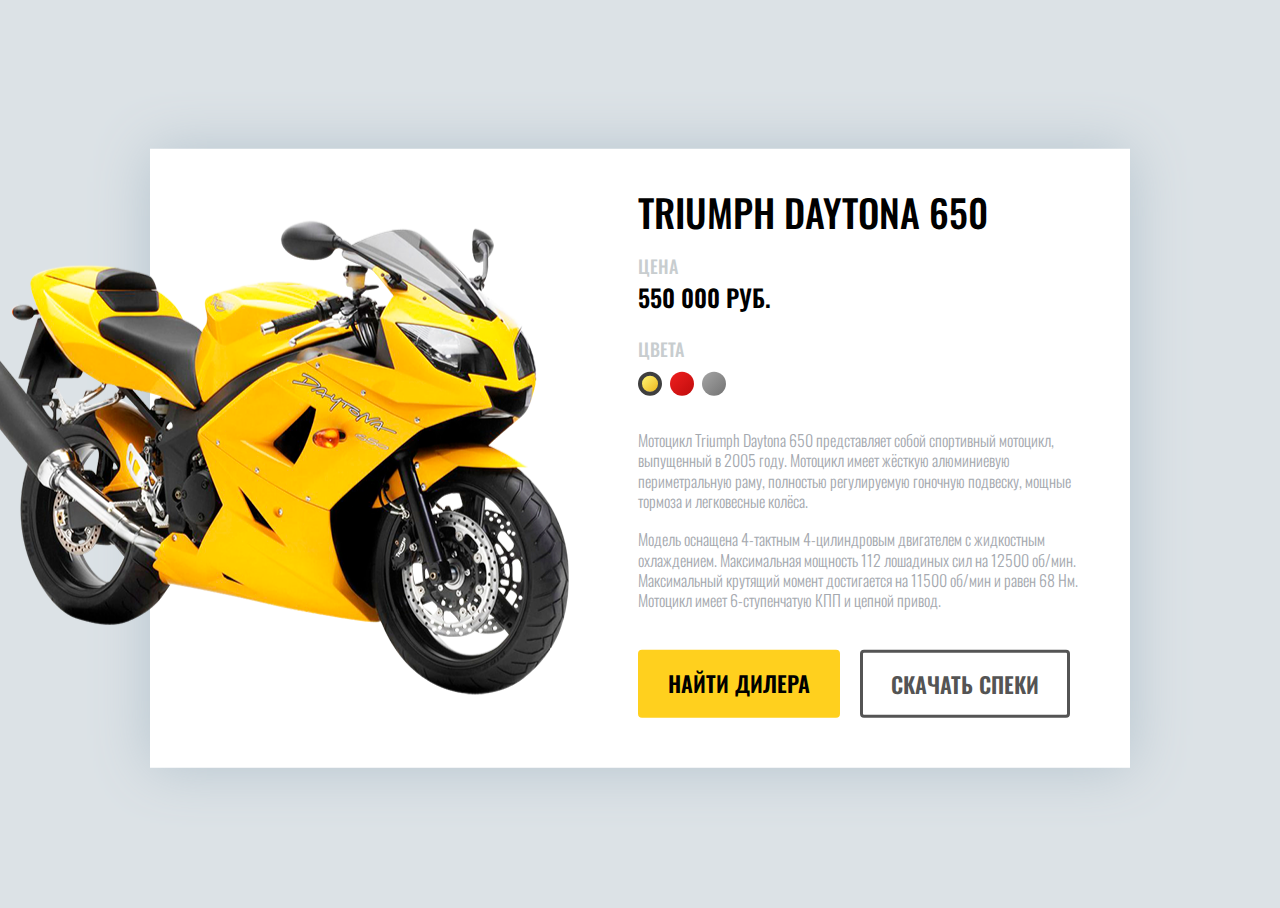
<file: car_html/index.html>
<!DOCTYPE html>
<html lang="ru">
  <head>
    <meta charset="UTF-8" />
    <meta name="viewport" content="width=device-width, initial-scale=1.0" />
    <title>Car</title>
    <link
      href="https://fonts.googleapis.com/css2?family=Oswald:wght@300;500;600&display=swap"
      rel="stylesheet"
    />
    <link rel="stylesheet" href="./css/main.css">
  </head>
  <body>
    <div class="card">

      <div class="card-img-wrapper">
        <img class="card-img" src="./img/motorcycle-big.png" alt="Motorcycle">
      </div>

      <div class="card-content-wrapper">

        <div class="card-title">Triumph Daytona 650</div>

        <div class="card-details-wrapper">
          <div class="card-label">Цена</div>
          <div class="card-price">550 000 руб.</div>
        </div>

        <div class="card-details-wrapper">
          <div class="card-label">Цвета</div>

        <div class="card-colors-wrapper">
            <div class="card-color card-color-yellow card-color-active"></div>
            <div class="card-color card-color-red"></div>
            <div class="card-color card-color-gray"></div>
        </div>
        </div>

        <div class="card-text">
          <p>Мотоцикл Triumph Daytona 650 представляет собой спортивный мотоцикл, выпущенный в 2005 году. 
          Мотоцикл имеет жёсткую алюминиевую периметральную раму, полностью регулируемую гоночную подвеску, 
          мощные тормоза и легковесные колёса.</p>
          <p>Модель оснащена 4-тактным 4-цилиндровым двигателем с жидкостным охлаждением.  
          Максимальная мощность 112 лошадиных сил на 12500 об/мин. Максимальный крутящий момент достигается 
          на 11500 об/мин и равен 68 Нм. Мотоцикл имеет 6-ступенчатую КПП и цепной привод.</p>
        </div>

        <div class="card-buttons-wrapper">
          <div class="button-primary">Найти дилера</div>
          <div class="button-outline">скачать СПЕКИ</div>
        </div>

      </div>

    </div>
  </body>
</html>
</file>
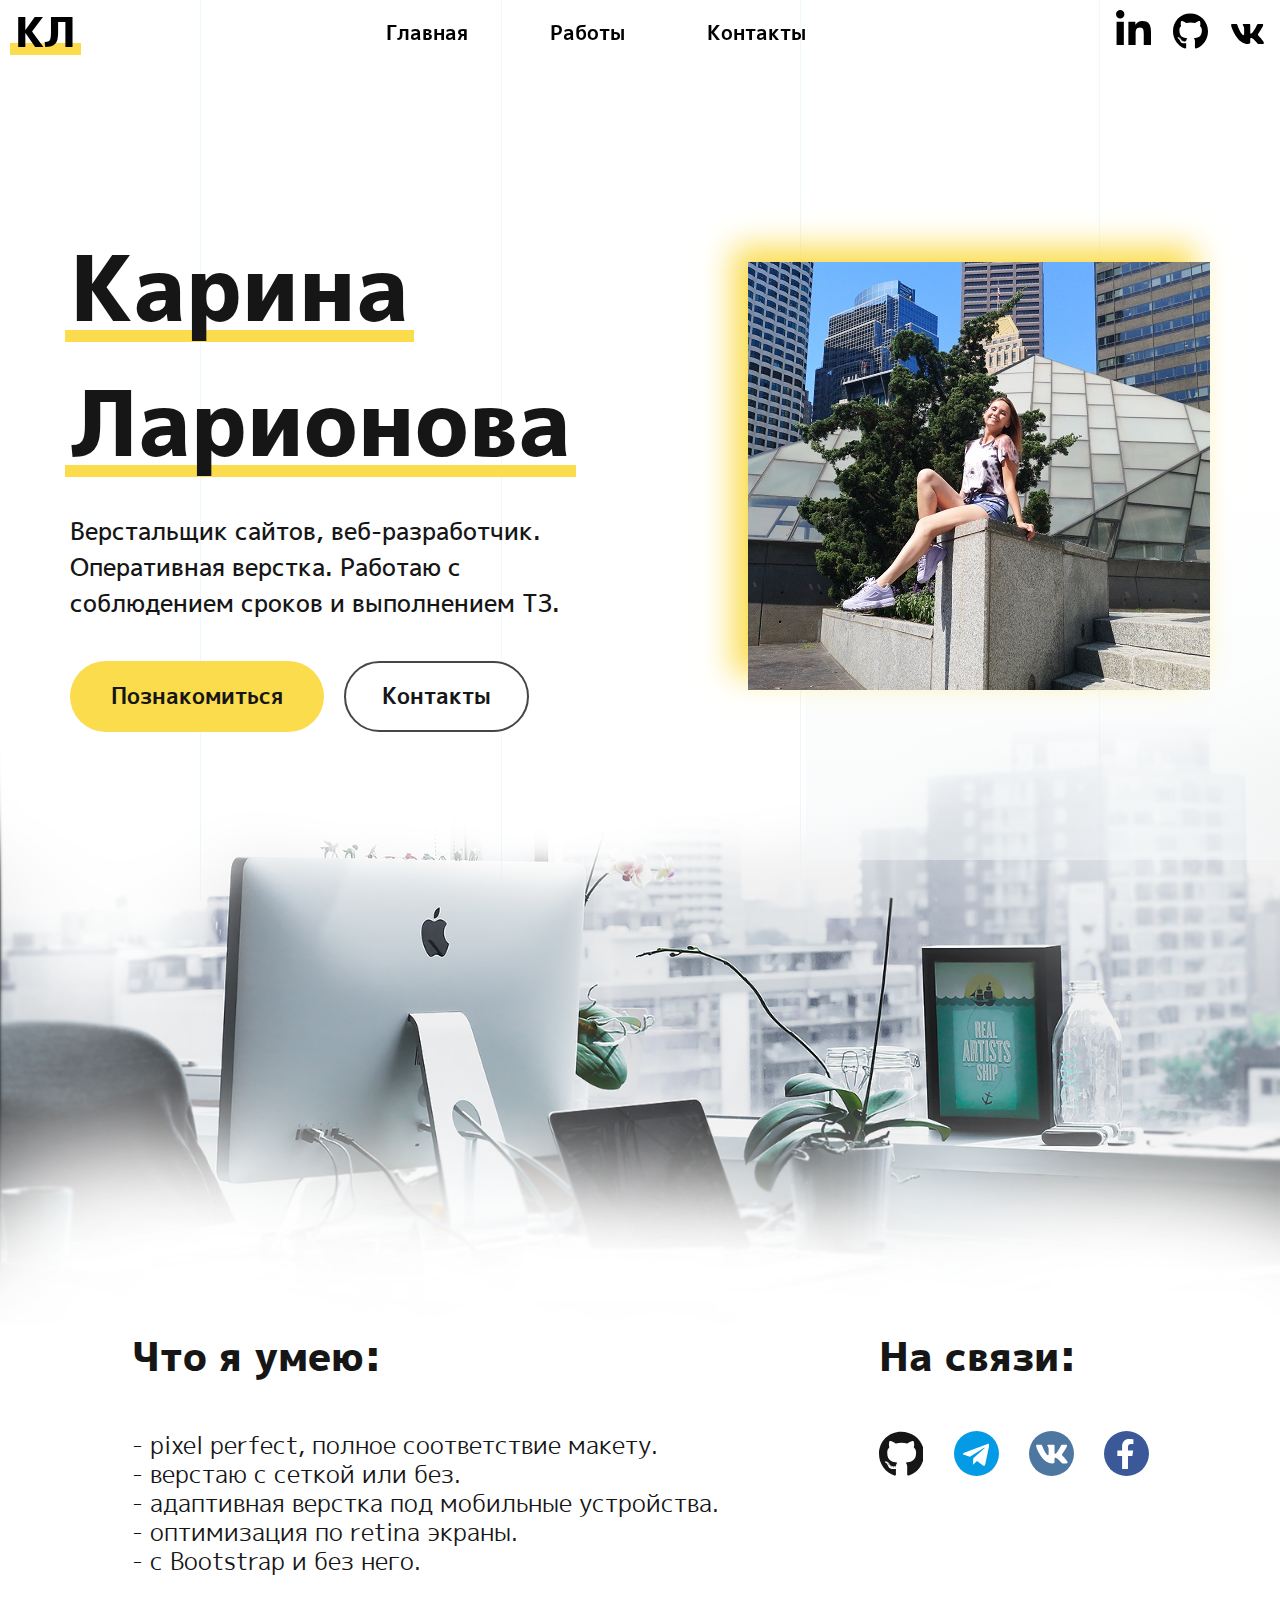
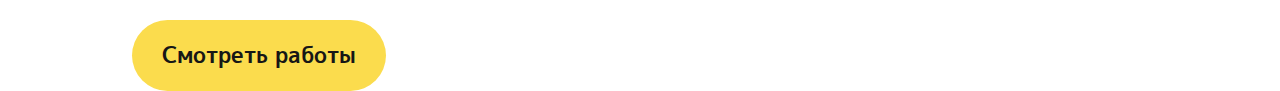
<file: docs/index.html>
<!DOCTYPE html>
<html lang="ru">
<head>
    <meta charset="UTF-8">
    <meta name="viewport" content="width=device-width, initial-scale=1.0">
    <title>Portfolio</title>
    <link rel="stylesheet" href="./src/mplus1p/mplus1p.css">
    <link rel="stylesheet" href="./css/main.css">
    <link rel="stylesheet" href="./js/main.js">
</head>
<body>
    <div id="overlay"></div>
    <header class="header">
        <div class="fix-menu">
            <div class="header-top">
                <a href="#" class="logo line-bottom">КЛ</a>

                <!--меню-->
                <nav class="header-menu">
                    <a href="#" class="header-menu_item">Главная</a>
                    <a href="#" class="header-menu_item">Работы</a>
                    <a href="#" class="header-menu_item">Контакты</a>
                        <div class="mobile-contacts">
                            <nav class="header-social">
                                <!--иконки в моб.меню-->
                                <a href="#" class="header-social_item"><img src="./img/header/icons/linkedin.svg" alt="linkedin"></a>
                                <a href="#" class="header-social_item"><img src="./img/header/icons/github.svg" alt="github"></a>
                                <a href="#" class="header-social_item"><img src="./img/header/icons/vk.svg" alt="vk"></a>
                            </nav> 
                            <a href="#">info@mail.ru</a>
                        </div>
                </nav> 


                <!--иконки на декстопной версии-->
                <nav class="header-social">
                    <a href="#" class="header-social_item"><img src="./img/header/icons/linkedin.svg" alt="linkedin"></a>
                    <a href="#" class="header-social_item"><img src="./img/header/icons/github.svg" alt="github"></a>
                    <a href="#" class="header-social_item"><img src="./img/header/icons/vk.svg" alt="vk"></a>
                </nav> 

                <!--иконка-гамбургер-->
                <div class="toggle-menu"><span></span></div>

            </div>
        </div>
        <section class="header_title">
            <div class="container">
                <div class="header_indroduce">
                    <div class="foto">
                    </div>
                    <div class="header_introduce_content">
                        <h1 class="name">
                            <span class="line-bottom">Карина</span><br><span class="line-bottom">Ларионова</span>
                        </h1>
                        <p class="introduce-text">
                            Верстальщик сайтов, веб-разработчик. Оперативная верстка. Работаю с соблюдением сроков и выполнением ТЗ.
                        </p>
                        <div class="button-row">
                            <a class="introduce-button">Познакомиться</a>
                            <a class="introduce-contacts">Контакты</a>
                        </div>
                    </div>
                </div>
        
            </div>
            <div class="block"></div>
        </section>
        <div class="header-img">
            <img src="./img/header/bg-img.png" alt="header-img" class="header_img">
        </div>
        <div class="container">
            <div class="skill">
                <div class="skill_content">
                    <h2 class="skill_content_header">Что я умею:</h2>
                    <ul class="skill_content_list">
                        <li class="skill_content_item">pixel perfect, полное соответствие макету.</li>
                        <li class="skill_content_item">верстаю с сеткой или без.</li>
                        <li class="skill_content_item">адаптивная верстка под мобильные устройства.</li>
                        <li class="skill_content_item">оптимизация по retina экраны.</li>
                        <li class="skill_content_item">с Bootstrap и без него.</li>
                    </ul>
                    <a href="#" class="introduce-button">Смотреть работы</a>
                </div>
                <div class="skill_contacts">
                    <h2 class="skill_content_header">На связи:</h2>
                    <div class="social-icon-block">
                            <div class="social-icon_githab">
                                <svg aria-hidden="true" focusable="false" data-prefix="fab" data-icon="github" class="svg-inline--fa fa-github fa-w-16" role="img" xmlns="http://www.w3.org/2000/svg" viewBox="0 0 496 512"><path fill="currentColor" d="M165.9 397.4c0 2-2.3 3.6-5.2 3.6-3.3.3-5.6-1.3-5.6-3.6 0-2 2.3-3.6 5.2-3.6 3-.3 5.6 1.3 5.6 3.6zm-31.1-4.5c-.7 2 1.3 4.3 4.3 4.9 2.6 1 5.6 0 6.2-2s-1.3-4.3-4.3-5.2c-2.6-.7-5.5.3-6.2 2.3zm44.2-1.7c-2.9.7-4.9 2.6-4.6 4.9.3 2 2.9 3.3 5.9 2.6 2.9-.7 4.9-2.6 4.6-4.6-.3-1.9-3-3.2-5.9-2.9zM244.8 8C106.1 8 0 113.3 0 252c0 110.9 69.8 205.8 169.5 239.2 12.8 2.3 17.3-5.6 17.3-12.1 0-6.2-.3-40.4-.3-61.4 0 0-70 15-84.7-29.8 0 0-11.4-29.1-27.8-36.6 0 0-22.9-15.7 1.6-15.4 0 0 24.9 2 38.6 25.8 21.9 38.6 58.6 27.5 72.9 20.9 2.3-16 8.8-27.1 16-33.7-55.9-6.2-112.3-14.3-112.3-110.5 0-27.5 7.6-41.3 23.6-58.9-2.6-6.5-11.1-33.3 2.6-67.9 20.9-6.5 69 27 69 27 20-5.6 41.5-8.5 62.8-8.5s42.8 2.9 62.8 8.5c0 0 48.1-33.6 69-27 13.7 34.7 5.2 61.4 2.6 67.9 16 17.7 25.8 31.5 25.8 58.9 0 96.5-58.9 104.2-114.8 110.5 9.2 7.9 17 22.9 17 46.4 0 33.7-.3 75.4-.3 83.6 0 6.5 4.6 14.4 17.3 12.1C428.2 457.8 496 362.9 496 252 496 113.3 383.5 8 244.8 8zM97.2 352.9c-1.3 1-1 3.3.7 5.2 1.6 1.6 3.9 2.3 5.2 1 1.3-1 1-3.3-.7-5.2-1.6-1.6-3.9-2.3-5.2-1zm-10.8-8.1c-.7 1.3.3 2.9 2.3 3.9 1.6 1 3.6.7 4.3-.7.7-1.3-.3-2.9-2.3-3.9-2-.6-3.6-.3-4.3.7zm32.4 35.6c-1.6 1.3-1 4.3 1.3 6.2 2.3 2.3 5.2 2.6 6.5 1 1.3-1.3.7-4.3-1.3-6.2-2.2-2.3-5.2-2.6-6.5-1zm-11.4-14.7c-1.6 1-1.6 3.6 0 5.9 1.6 2.3 4.3 3.3 5.6 2.3 1.6-1.3 1.6-3.9 0-6.2-1.4-2.3-4-3.3-5.6-2z"></path></svg>
                            </div>
                            <div class="social-icon_telegram">
                                <svg aria-hidden="true" focusable="false" data-prefix="fab" data-icon="telegram-plane" class="svg-inline--fa fa-telegram-plane fa-w-14" role="img" xmlns="http://www.w3.org/2000/svg" viewBox="0 0 448 512"><path fill="currentColor" d="M446.7 98.6l-67.6 318.8c-5.1 22.5-18.4 28.1-37.3 17.5l-103-75.9-49.7 47.8c-5.5 5.5-10.1 10.1-20.7 10.1l7.4-104.9 190.9-172.5c8.3-7.4-1.8-11.5-12.9-4.1L117.8 284 16.2 252.2c-22.1-6.9-22.5-22.1 4.6-32.7L418.2 66.4c18.4-6.9 34.5 4.1 28.5 32.2z"></path></svg>
                            </div>
                            <div class="social-icon_vk">
                                <svg aria-hidden="true" focusable="false" data-prefix="fab" data-icon="vk" class="svg-inline--fa fa-vk fa-w-18" role="img" xmlns="http://www.w3.org/2000/svg" viewBox="0 0 576 512"><path fill="currentColor" d="M545 117.7c3.7-12.5 0-21.7-17.8-21.7h-58.9c-15 0-21.9 7.9-25.6 16.7 0 0-30 73.1-72.4 120.5-13.7 13.7-20 18.1-27.5 18.1-3.7 0-9.4-4.4-9.4-16.9V117.7c0-15-4.2-21.7-16.6-21.7h-92.6c-9.4 0-15 7-15 13.5 0 14.2 21.2 17.5 23.4 57.5v86.8c0 19-3.4 22.5-10.9 22.5-20 0-68.6-73.4-97.4-157.4-5.8-16.3-11.5-22.9-26.6-22.9H38.8c-16.8 0-20.2 7.9-20.2 16.7 0 15.6 20 93.1 93.1 195.5C160.4 378.1 229 416 291.4 416c37.5 0 42.1-8.4 42.1-22.9 0-66.8-3.4-73.1 15.4-73.1 8.7 0 23.7 4.4 58.7 38.1 40 40 46.6 57.9 69 57.9h58.9c16.8 0 25.3-8.4 20.4-25-11.2-34.9-86.9-106.7-90.3-111.5-8.7-11.2-6.2-16.2 0-26.2.1-.1 72-101.3 79.4-135.6z"></path></svg>
                            </div>
                            <div class="social-icon_facebook">
                                <svg aria-hidden="true" focusable="false" data-prefix="fab" data-icon="facebook-f" class="svg-inline--fa fa-facebook-f fa-w-10" role="img" xmlns="http://www.w3.org/2000/svg" viewBox="0 0 320 512"><path fill="currentColor" d="M279.14 288l14.22-92.66h-88.91v-60.13c0-25.35 12.42-50.06 52.24-50.06h40.42V6.26S260.43 0 225.36 0c-73.22 0-121.08 44.38-121.08 124.72v70.62H22.89V288h81.39v224h100.17V288z"></path></svg>
                            </div>
                    </div>
                </div>
            </div>
        </div>
    </header>

    

    <script src="./libs/jquery/jquery-3.0.0.min.js"></script>
    <script src="./js/main.js"></script>
</body>
</html>
</file>
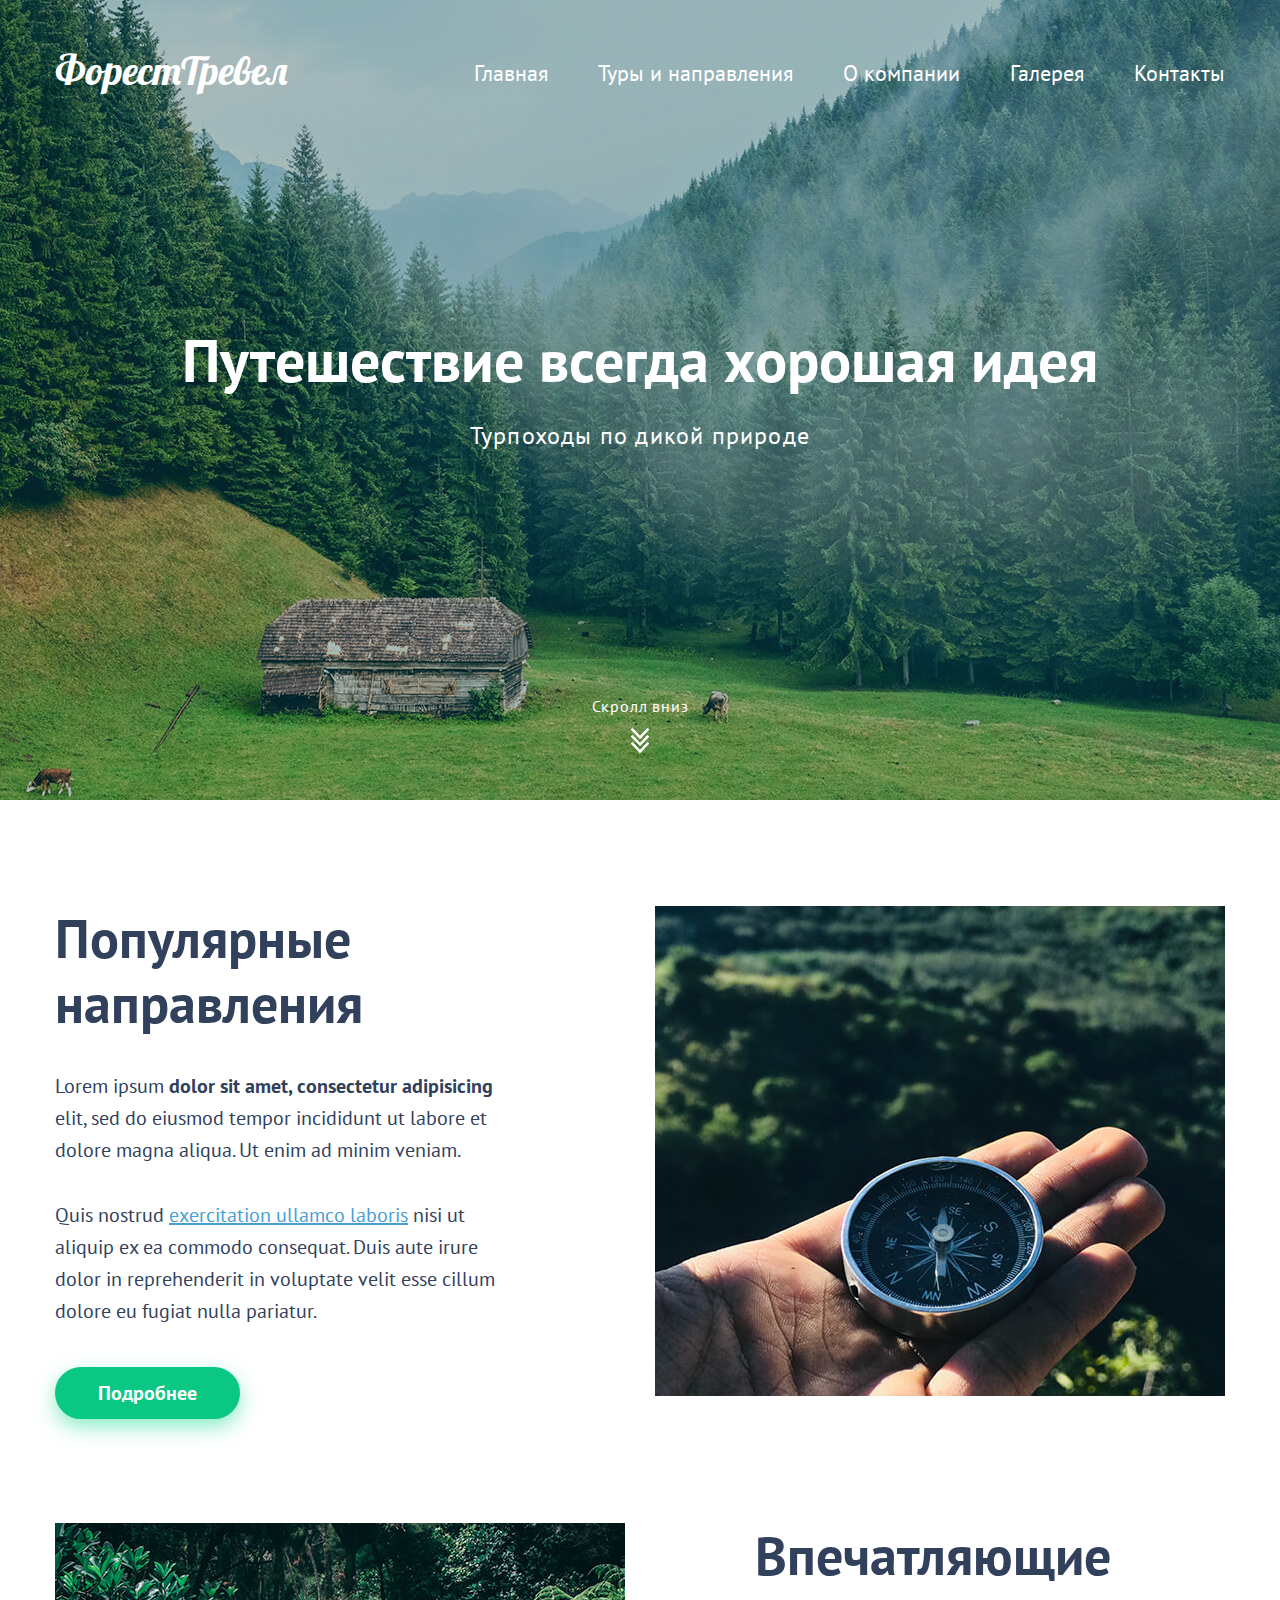
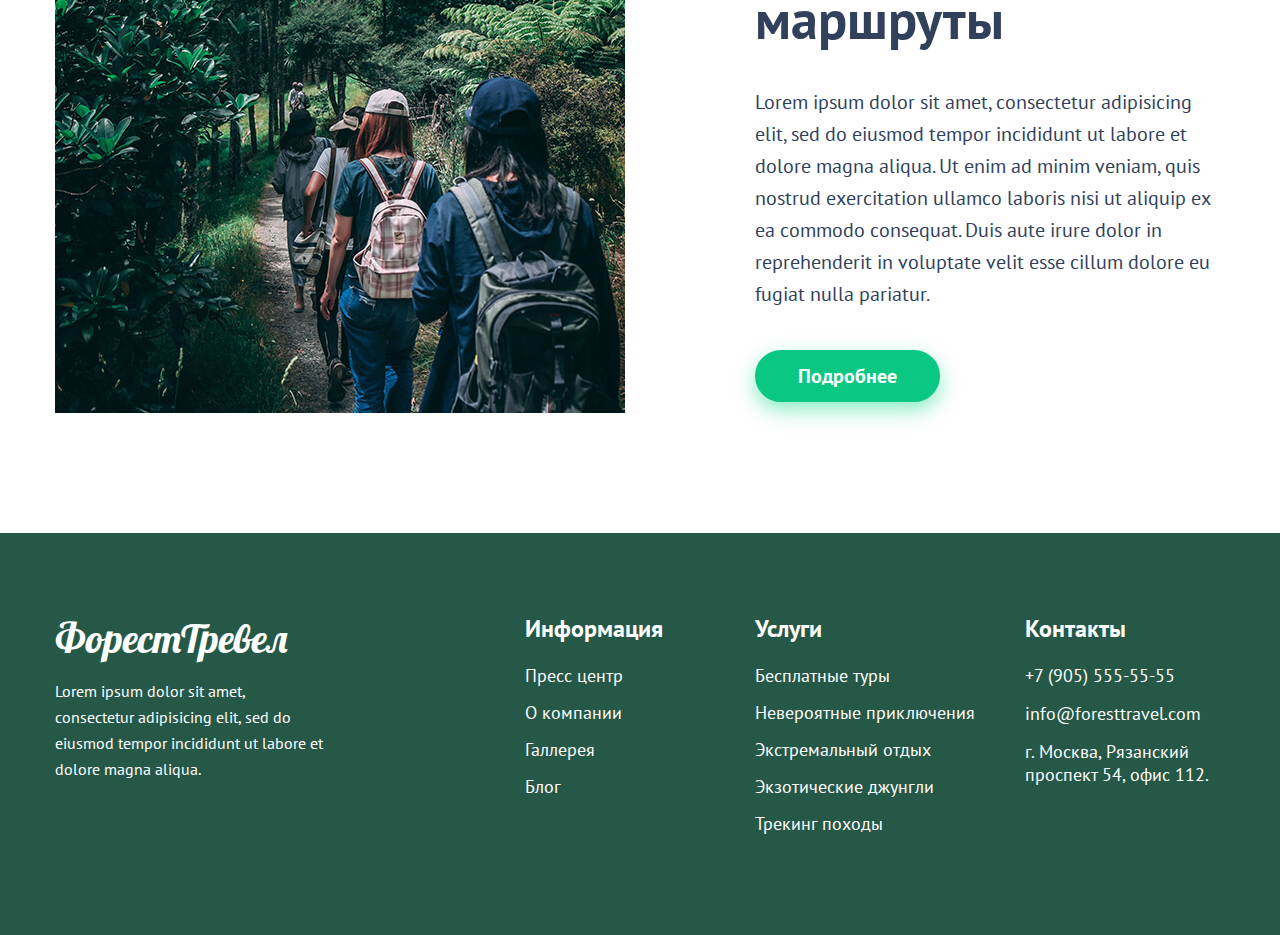
<file: forest-travel/index.html>
<!DOCTYPE html>
<html lang="ru">
  <head>
    <meta charset="UTF-8" />
    <meta name="viewport" content="width=device-width, initial-scale=1.0" />
    <title>Форест-тревел - Турпоходы по дикой природе</title>
    <link href="https://fonts.googleapis.com/css?family=Lobster|PT+Sans:400,400i,700,700i&display=swap&subset=cyrillic-ext";
rel="stylesheet">

    <link rel="stylesheet" href="./css/main.css" />
  </head>
  <body>
    <!-- header -->
    <div class="header">
      <div class="container">
        <div class="logo float-left">
          <a href="./index.html" class="logo-link">ФорестТревел</a>
        </div>
        <div class="navigation float-right">
          <a href="./index.html" class="navigation-link">Главная</a>
          <a href="./tours.html" class="navigation-link">Туры и направления</a>
          <a href="#" class="navigation-link">О компании</a>
          <a href="#" class="navigation-link">Галерея</a>
          <a href="./contacts.html" class="navigation-link">Контакты</a>
        </div>
      </div>

      <div class="header-content">
        <h2 class="header-title">Путешествие всегда хорошая идея</h2>
        <h3 class="header-subtitle">Турпоходы по дикой природе</h3>
      </div>

      <div class="header-scroll">
        <div class="header-scroll-text">Скролл вниз</div>
        <a href="#scroll"><img src="./img/arrow-down.png" alt="Scroll icon"></a>
      </div>
    </div>
    <!--// header -->

    <!-- section-content -->
    <div class="section-content">
      <div class="container">
        <!--content-row-->
        <div class="content-row">
          <div class="content-description float-left">
            <h3 class="content-title">Популярные направления</h3>
            <div class="content-text">
              <p>
                Lorem ipsum
                <strong>dolor sit amet, consectetur adipisicing</strong> elit,
                sed do eiusmod tempor incididunt ut labore et dolore magna
                aliqua. Ut enim ad minim veniam.
              </p>
              <p>
                Quis nostrud <a href="#">exercitation ullamco laboris</a> nisi
                ut aliquip ex ea commodo consequat. Duis aute irure dolor in
                reprehenderit in voluptate velit esse cillum dolore eu fugiat
                nulla pariatur.
              </p>
            </div>
            <a href="#" class="button">Подробнее</a>
          </div>
          <div class="content-img float-right">
            <img src="./img/img-01.jpg" alt="Популярные направления" />
          </div>
        </div>
        <!--//content-row-->
        <!--content-row-->
        <div class="content-row">
          <div class="content-img float-left">
            <img src="./img/img-2.jpg" alt="Впечатляющие маршруты" />
          </div>
          <div class="content-description float-right">
            <h3 class="content-title">Впечатляющие маршруты</h3>
            <div class="content-text">
              <p>
                Lorem ipsum dolor sit amet, consectetur adipisicing elit, sed do
                eiusmod tempor incididunt ut labore et dolore magna aliqua. Ut
                enim ad minim veniam, quis nostrud exercitation ullamco laboris
                nisi ut aliquip ex ea commodo consequat. Duis aute irure dolor
                in reprehenderit in voluptate velit esse cillum dolore eu fugiat
                nulla pariatur.
              </p>
            </div>
            <a href="#" class="button">Подробнее</a>
          </div>
        </div>
        <!--content-row-->
      </div>
    </div>
    <!--// section-content -->

    <!-- footer -->
    <div class="footer" id="scroll">
      <div class="container">
        <!--footer-left-->
        <div class="footer-left">
          <div class="footer-logo">ФорестТревел</div>
          <div class="footer-about">
            Lorem ipsum dolor sit amet, consectetur adipisicing elit, sed do
            eiusmod tempor incididunt ut labore et dolore magna aliqua.
          </div>
        </div>
        <!--//footer-left-->
        <!--footer-right-->
        <div class="footer-right">
          <!--footer-col-->
          <div class="footer-col footer-col-info">
            <div class="footer-title">Информация</div>
            <ul class="footer-list">
              <li class="footer-list-item">
                <a href="#" class="footer-list-link">Пресс центр</a>
              </li>
              <li class="footer-list-item">
                <a href="#" class="footer-list-link">О компании</a>
              </li>
              <li class="footer-list-item">
                <a href="#" class="footer-list-link">Галлерея</a>
              </li>
              <li class="footer-list-item">
                <a href="#" class="footer-list-link">Блог</a>
              </li>
            </ul>
          </div>
          <!--//footer-col-->
          <!--footer-col-->
          <div class="footer-col footer-col-services">
            <div class="footer-title">Услуги</div>
            <ul class="footer-list">
              <li class="footer-list-item">
                <a href="#" class="footer-list-link">Бесплатные туры</a>
              </li>
              <li class="footer-list-item">
                <a href="#" class="footer-list-link">Невероятные приключения</a>
              </li>
              <li class="footer-list-item">
                <a href="#" class="footer-list-link">Экстремальный отдых</a>
              </li>
              <li class="footer-list-item">
                <a href="#" class="footer-list-link">Экзотические джунгли</a>
              </li>
              <li class="footer-list-item">
                <a href="#" class="footer-list-link">Трекинг походы</a>
              </li>
            </ul>
          </div>
          <!--//footer-col-->
          <!--footer-col-->
          <div class="footer-col footer-col-contacts">
            <div class="footer-title">Контакты</div>
            <p>+7 (905) 555-55-55</p>
            <p>info@foresttravel.com</p>
            <p>г. Москва, Рязанский проспект 54, офис 112.</p>
          </div>
          <!--//footer-col-->
        </div>
        <!--//footer-right-->
      </div>
    </div>
    <!--// footer -->
  </body>
</html>
</file>
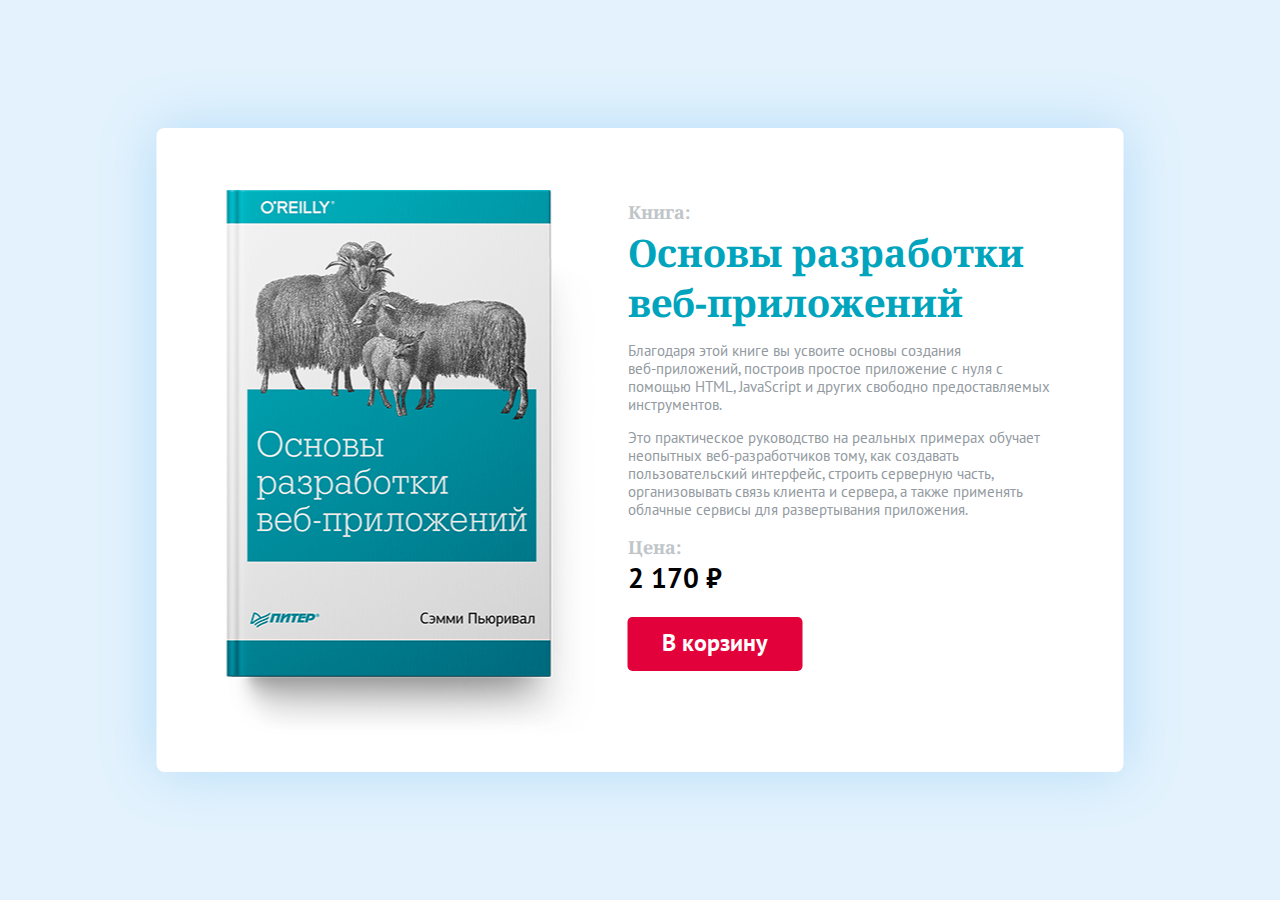
<file: pixel-perfect/index.html>
<!DOCTYPE html>
<html lang="ru">
  <head>
    <meta charset="UTF-8" />
    <meta name="viewport" content="width=device-width, initial-scale=1.0" />
    <title>Pixel-perfect-book</title>
    <link
      href="https://fonts.googleapis.com/css2?family=Noto+Serif:wght@700&family=PT+Sans:wght@400;700&display=swap"
      rel="stylesheet"
    />
    <link rel="stylesheet" href="./css/main.css" />
  </head>
  <body>
    <div class="card">
      <div class="card-img-wrapper">
        <img src="./img/book.png" alt="book" />
      </div>

      <div class="card-content-wrapper">
        <div class="card-title">Книга:</div>

        <div class="card-header">Основы разработки веб-приложений</div>

        <div class="card-text">
          <p>
            Благодаря этой книге вы усвоите основы создания
            <br />веб-приложений, построив простое приложение с нуля с помощью
            HTML, JavaScript и других свободно предоставляемых инструментов.
          </p>
          <p>
            Это практическое руководство на реальных примерах обучает неопытных
            веб-разработчиков тому, как создавать пользовательский интерфейс,
            строить серверную часть, организовывать связь клиента и сервера, а
            также применять облачные сервисы для развертывания приложения.
          </p>
        </div>

        <div class="card-label">Цена:</div>
        <div class="card-prise">2 170 ₽</div>

        <div class="card-button">В корзину</div>
      </div>
    </div>
  </body>
</html>
</file>
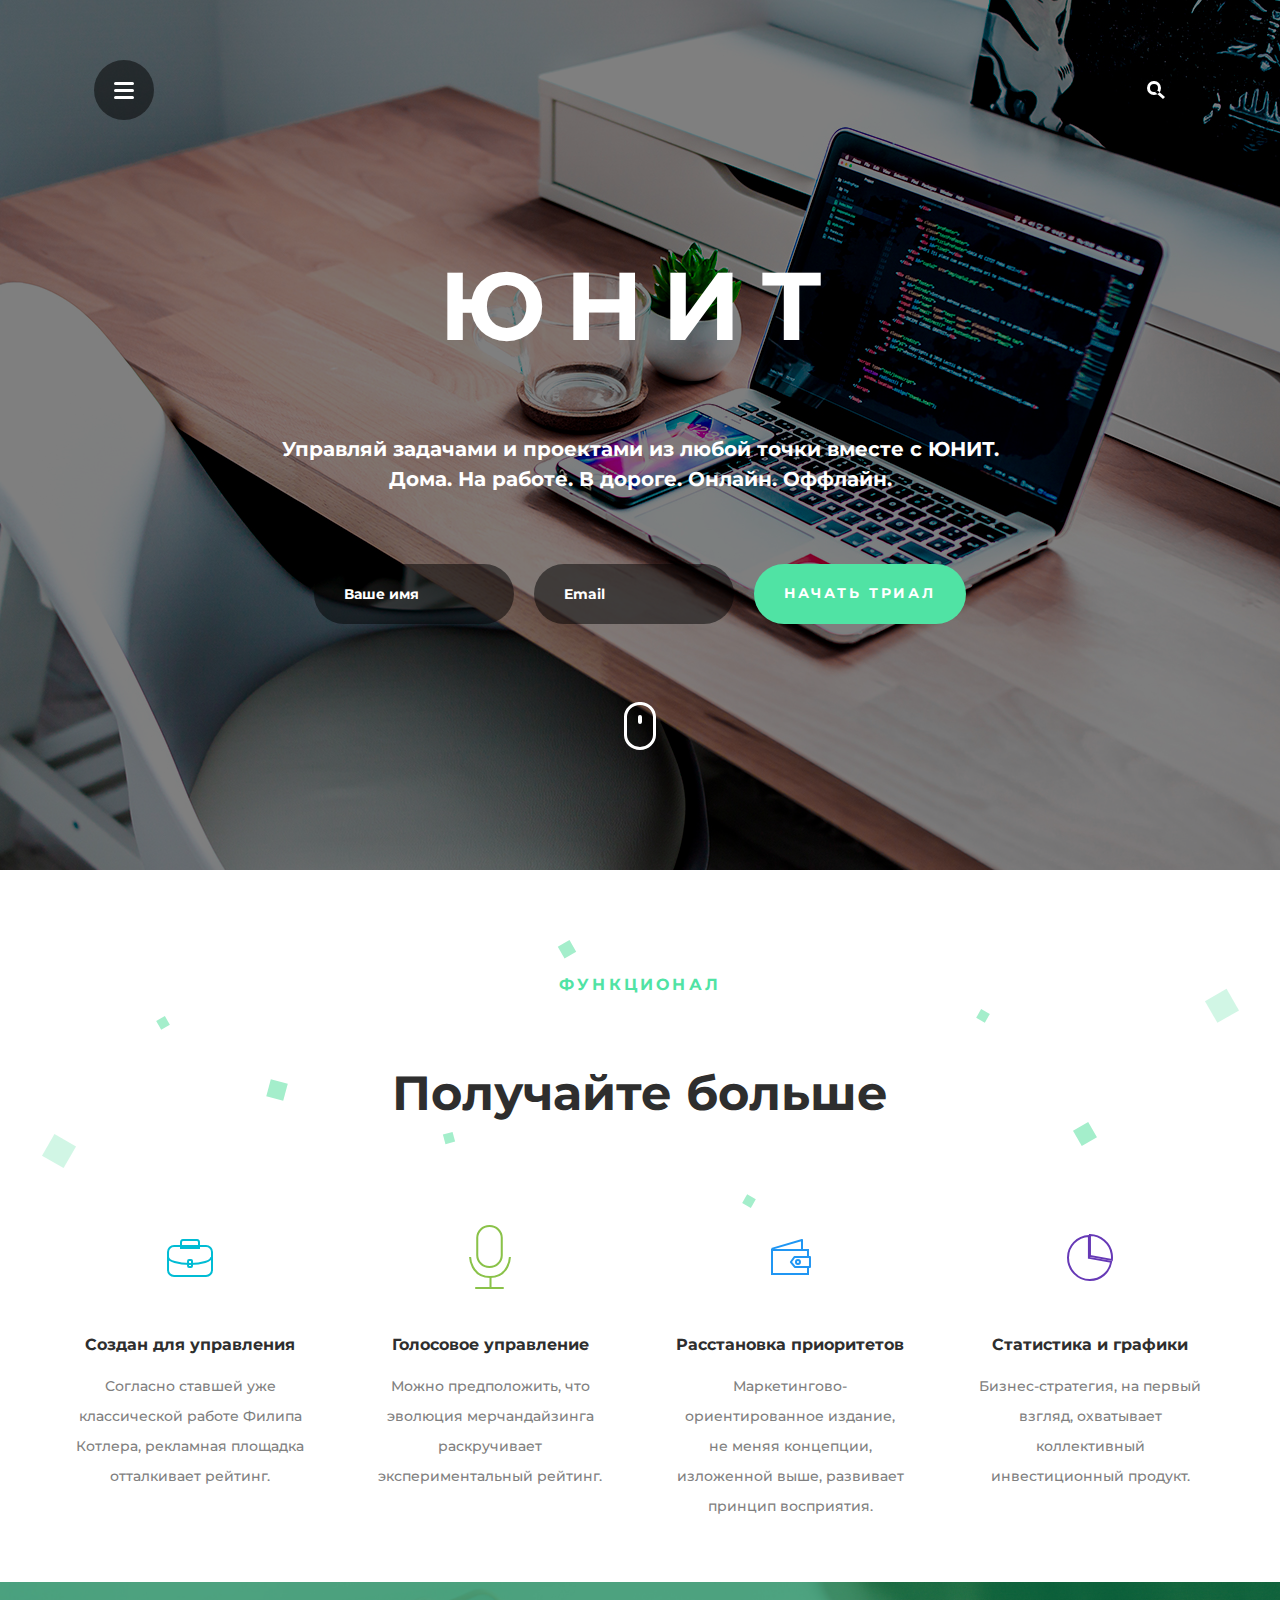
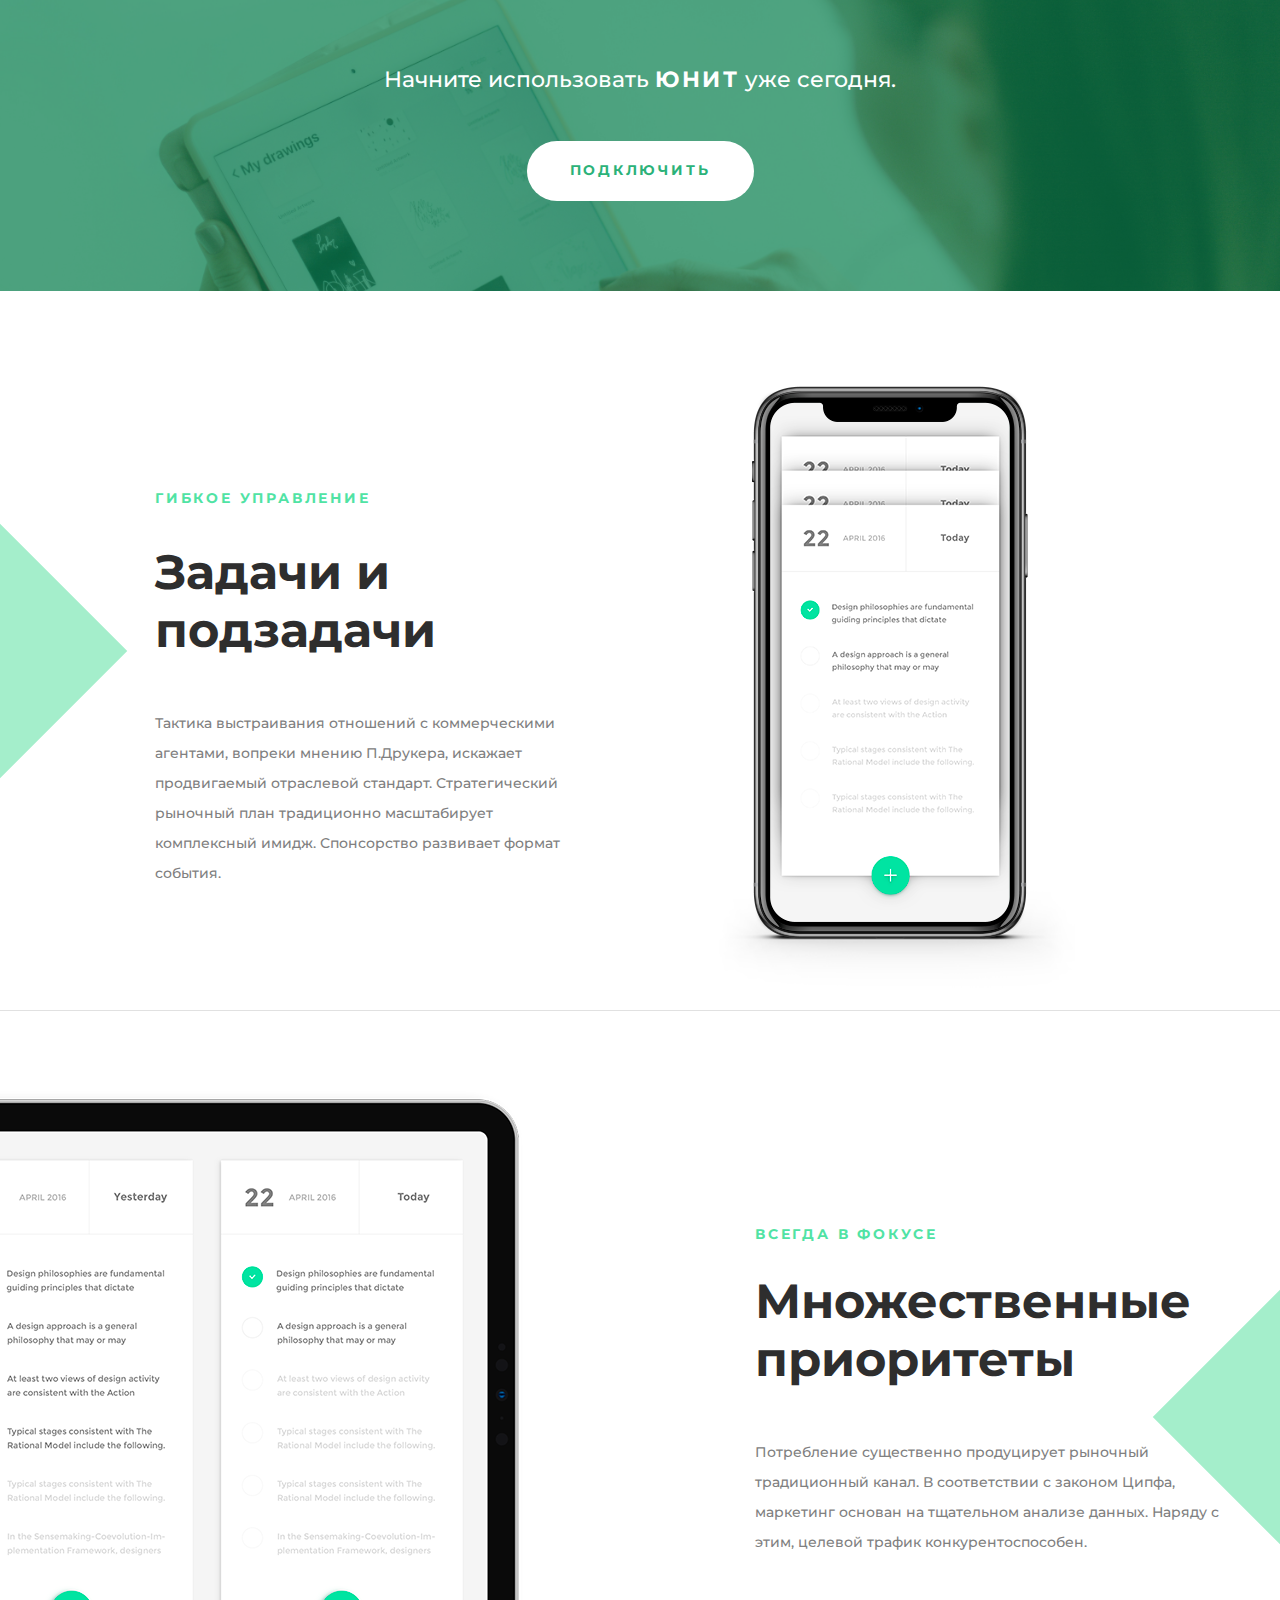
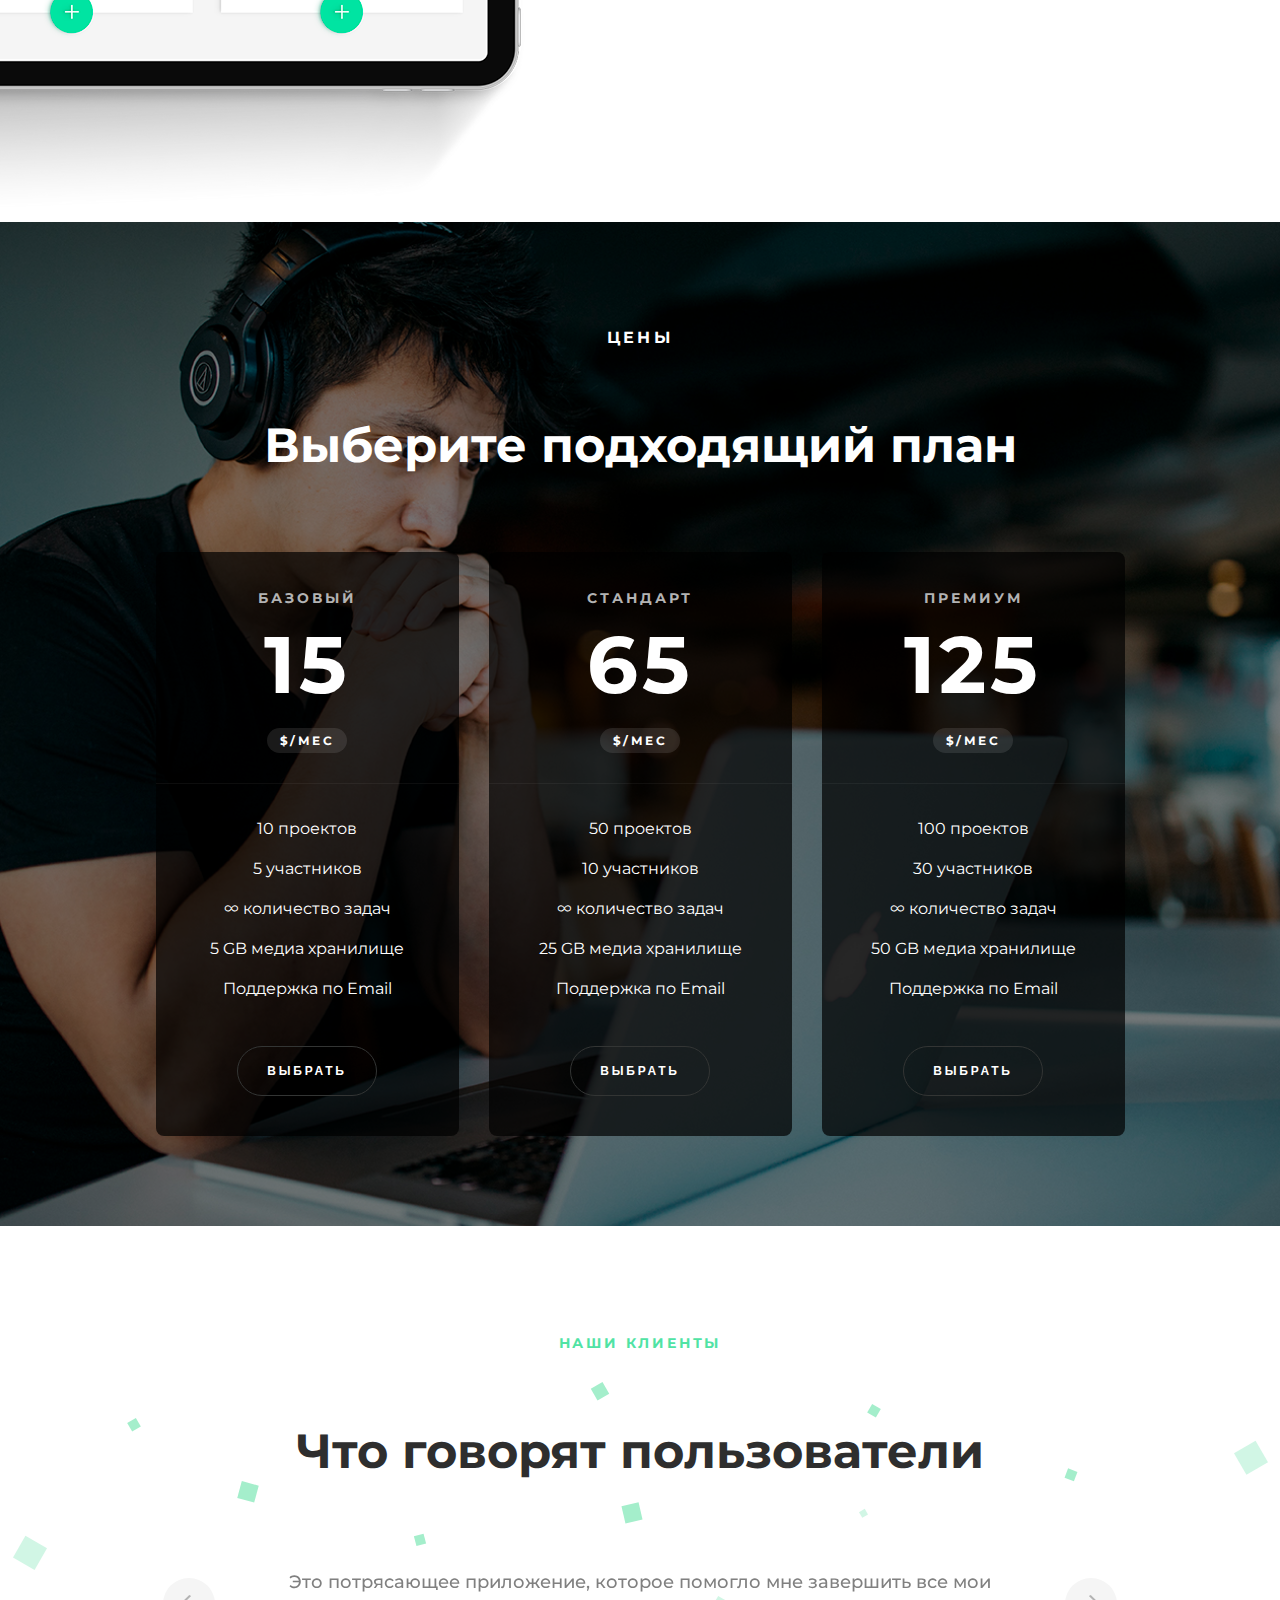
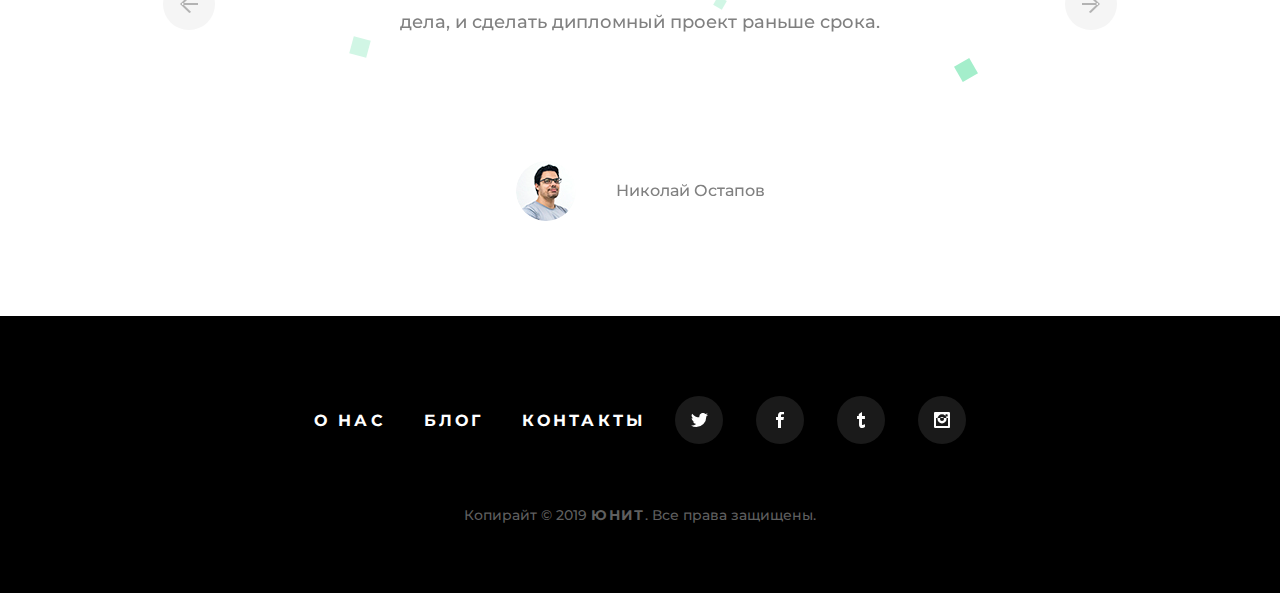
<file: unit/index.html>
<!DOCTYPE html>
<html lang="ru">
  <head>
    <meta charset="UTF-8" />
    <meta name="viewport" content="width=device-width, initial-scale=1.0" />
    <title>Unit</title>
    <link
      href="https://fonts.googleapis.com/css2?family=Montserrat:wght@400;500;700&display=swap"
      rel="stylesheet"
    />
    <link rel="stylesheet" href="./libs/owl-carousel-2/assets/owl.carousel.min.css">
    <link rel="stylesheet" href="./css/main.css" />
  </head>
  <body>

    <!--header-->
    <header class="header">

      <div class="header_content">

        <div class="header_top-buttons">
          <div class="container relative">

            <!--Nav-button-->
            <a href="#"><div class="header_nav-button">
              <img src="./img/header/menu.svg" alt="menu">
            </div></a>
            <!--Nav-button-->

            <!--Search-button-->
            <a href="#"><div class="header_search-button">
              <img src="./img/header/search.svg" alt="search">
            </div></a>
            <!--Nav-button-->

          </div>
        </div>

        <div class="header_center">
      <div class="container">
      <div class="column_center">
      <h1 class="header_logo">юнит</h1>
      <div class="header_desk">
        <p>
          Управляй задачами и проектами из любой точки вместе с ЮНИТ. <br>Дома. На
          работе. В дороге. Онлайн. Оффлайн.
        </p>
      </div>
      <form class="header_form">
        <div class="header_form-input">
          <input type="text" class="input" placeholder="Ваше имя">
        </div>
        <div class="header_form-input">
          <input type="text" class="input" placeholder="Email">
        </div>
        <div class="header_form-submit">
          <button class="button button--submit">начать триал</button>
        </div>
      </form>
      </div>
    </div>

      <div class="header_scroll">
        <a href="#cta-scroll"><img src="./img/header/scroll.svg" alt="scroll"></a>
      </div>

    </div>
    </div>
    </header>
    <!--//header-->

    <main>

    <!--section-functional-->
      <section class="section-functional">
        <div class="container">

          <div class="section-functional_title">
          <h2 class="section_title">функционал</h2>
          </div>

          <div class="section-functional_header">
          <h3 class="section_header">Получайте больше</h3>
          </div>

          <!--section-functional_benefits-->
          <div class="section-functional_benefits">

          <div class="benefit">

            <div class="benefit_img">
              <img src="./img/functional-icons/case.svg" alt="case">
            </div>

            <h4 class="benefit_title">Создан для управления</h4>

            <div class="benefit_desc">
              <p>Согласно ставшей уже классической работе Филипа Котлера, рекламная площадка отталкивает рейтинг.</p></div>

          </div>

          <div class="benefit">

            <div class="benefit_img">
              <img src="./img/functional-icons/microfon.svg" alt="microfon">
            </div>

            <h4 class="benefit_title">Голосовое управление</h4>

            <div class="benefit_desc">
              <p>Можно предположить, что эволюция мерчандайзинга раскручивает экспериментальный рейтинг.</p></div>

          </div>

          <div class="benefit">

            <div class="benefit_img">
              <img src="./img/functional-icons/vallet.svg" alt="vallet">
            </div>

            <h4 class="benefit_title">Расстановка приоритетов</h4>

            <div class="benefit_desc">
              <p>Маркетингово-ориентированное издание, не меняя концепции, изложенной выше, развивает принцип восприятия.</p></div>

          </div>

          <div class="benefit">

            <div class="benefit_img">
              <img src="./img/functional-icons/clock.svg" alt="clock">
            </div>

            <h4 class="benefit_title">Статистика и графики</h4>

            <div class="benefit_desc">
              <p>Бизнес-стратегия, на первый взгляд, охватывает коллективный инвестиционный продукт.</p></div>

          </div>

          </div>
          <!--//section-functional_benefits-->
        </div>
      </section>
    <!--//section-functional-->

    <!--cta-->
      <section class="cta" id="cta-scroll">
        <div class="container">
          <div class="cta_content">
            <h3 class="cta_header">Начните использовать <span>юнит</span> уже сегодня.</h3>
            <form action="#price-scroll" class="smooth"><button class="button button--cta">подключить</button></form>
          </div>
        </div>
      </section>
    <!--//cta-->

    <!--task-->
      <section class="task-section_wrapper">

        <div class="container">

          <div class="task-section">

          <div class="task-content">
            <div class="task-content_title">
              <h2 class="task-title">гибкое управление</h2>
            </div>
            <div class="task-content_header">
              <h3 class="section_header">Задачи и  подзадачи</h3>
            </div>
            <div class="task-content_benefit">
              <p class="benefit_desc">Тактика выстраивания отношений с коммерчеcкими агентами, вопреки мнению П.Друкера, искажает продвигаемый отраслевой стандарт. Стратегический рыночный план традиционно масштабирует комплексный имидж. Спонсорство развивает формат события.</p>
            </div>
          </div>

          <div class="task-img">
            <img src="./img/iPhone.png" alt="iphone">
          </div>

          </div>

      </div>
      </section>
    <!--//task-->
    
    <!--section-focus-->
      <section class="section-focus">
        <div class="container">

          <div class="section-focus_row">

            <div class="section-functional_img-wrapper">
              <img src="./img/iPad.png" class="section-functional_img" alt="ipad">
            </div>

          <div class="section-functional_content">

            <div class="focus-content_title">
              <h2 class="task-title">всегда в фокусе</h2>
            </div>
            <div class="focus-content_header">
              <h3 class="section_header">Множественные  приоритеты</h3>
            </div>
            <div class="focus-content_benefit">
              <p class="benefit_desc">Потребление существенно продуцирует рыночный традиционный канал. В соответствии с законом Ципфа, маркетинг основан на тщательном анализе данных. Наряду с этим, целевой трафик конкурентоспособен.</p>
            </div>

          </div>

        </div>
        </div>

      </section>
    <!--//section-focus-->
    
    <!--price-->
      <section class="price" id="price-scroll">
        <div class="container">
          <div class="price_content_wrapper">
          <div class="price_heading_wrapper"><h2 class="price_heading">цены</h2></div>
          <div class="price_title_wrapper"><h3 class="price_title">Выберите подходящий план</h3></div>

          <div class="price_content">
<!--price-base-->
          <div class="price_block">

              <div class="price_tarif">
                <h4 class="price_tarif_title">Базовый</h4>
                <div class="price_tarif_cost">15</div>
                <div class="price_tarif_button">$/мес</div>
              </div>

              <div class="price_list">
                <ul>
                  <li>10 проектов</li>
                  <li>5 участников</li>
                  <li>∞ количество задач</li>
                  <li>5 GB медиа хранилищe</li>
                  <li>Поддержка по Email</li>
                </ul>
              </div>

            <button class="price_button">Выбрать</button>
            
          </div>
<!--//price-base-->

<!--price-standart-->
          <div class="price_block">

              <div class="price_tarif">
                <h4 class="price_tarif_title">Стандарт</h4>
                <div class="price_tarif_cost">65</div>
                <div class="price_tarif_button">$/мес</div>
              </div>

              <div class="price_list">
                <ul>
                  <li>50 проектов</li>
                  <li>10 участников</li>
                  <li>∞ количество задач</li>
                  <li>25 GB медиа хранилищe</li>
                  <li>Поддержка по Email</li>
                </ul>
              </div>

            <button class="price_button">Выбрать</button>
            
          </div>
<!--//price-standart-->

<!--price-premium-->
          <div class="price_block">

              <div class="price_tarif">
                <h4 class="price_tarif_title">Премиум</h4>
                <div class="price_tarif_cost">125</div>
                <div class="price_tarif_button">$/мес</div>
              </div>

              <div class="price_list">
                <ul>
                  <li>100 проектов</li>
                  <li>30 участников</li>
                  <li>∞ количество задач</li>
                  <li>50 GB медиа хранилищe</li>
                  <li>Поддержка по Email</li>
                </ul>
              </div>

            <button class="price_button">Выбрать</button>
            
          </div>
<!--//price-premium-->
        </div>
        </div>

        </div>
      </section>
    <!--//price-->

    <!--clients-->
    <section class="section-clients">
      <div class="container">

        <div class="section-clients_title">
          <h2 class="section_title section_title--small">наши клиенты</h2>
        </div>

        <div class="section-clients_header">
          <h3 class="section_header">Что говорят пользователи</h3>
        </div>
        
        <div class="section-clients_carousel">

        <div class="clients-carousel owl-carousel">

          <!--testimonial-item-->
       <div class="testimonial">

        <div class="testimonial_text">
          <p>Это потрясающее приложение, которое помогло мне завершить все мои дела, и сделать дипломный проект раньше срока.</p> 
        </div>

        <div class="testimonial_user">

          <div class="testimonial_user-photo">
            <img src="./img/clients/user-foto.jpg" alt="user-foto">
          </div>

          <div class="testimonial_user-name">Николай Остапов</div>

        </div>
          
       </div>
          <!--//testimonial-item-->

          <!--testimonial-item-->
       <div class="testimonial">

        <div class="testimonial_text">
          <p>Удивительное приложение, которое помогло мне успешно завершить все дела, и сдать работу намного раньше срока.</p> 
        </div>

        <div class="testimonial_user">

          <div class="testimonial_user-photo">
            <img src="./img/clients/user-foto-2.jpg" alt="user-foto">
          </div>

          <div class="testimonial_user-name">Мария Иванова</div>

        </div>

       </div>
          <!--//testimonial-item-->

          <!--testimonial-item-->
       <div class="testimonial">

        <div class="testimonial_text">
          <p>Понятный и простой интерфейс. Пользуюсь три месяца. В целом, хороший сервис, могу смело его рекомендовать.</p> 
        </div>

        <div class="testimonial_user">

          <div class="testimonial_user-photo">
            <img src="./img/clients/user-foto-3.jpg" alt="user-foto">
          </div>

          <div class="testimonial_user-name">Михаил Захаров</div>

        </div>

       </div>
       
          <!--//testimonial-item-->

        </div>

        </div>

      </div>
    </section>
    <!--//clients-->
     
    </main>

    <footer class="footer">
        <div class="container">
          <div class="footer_row">
            <nav class="footer_nav">
              <a href="#" class="nav-content_link">о нас</a>
              <a href="#" class="nav-content_link">блог</a>
              <a href="#" class="nav-content_link">контакты</a>
          
            </nav>

            <nav class="footer_icons">
              <a href="#" class="footer_icons_link">
                <img src="./img/footer/twitter.svg" alt="twitter">
              </a>
                          
              <a href="#" class="footer_icons_link">
                <img src="./img/footer/facebook.svg" alt="facebook">
              </a>
             
              <a href="#" class="footer_icons_link">
                <img src="./img/footer/tumblr.svg" alt="tumlr">
              </a>
              
              <a href="#" class="footer_icons_link">
                <img src="./img/footer/inst.svg" alt="instagram">
              </a>

              </nav>
            
          </div>

          <div class="copyright">
            <p>Копирайт &copy; 2019 <span>юнит</span>. Все права защищены.</p>
          </div>

        </div>

    </footer>

    <!--Плагины и библиотеки-->
    <script src="./libs/jquery/jquery-3.5.1.min.js"></script>
    <script src="./libs/owl-carousel-2/owl.carousel.min.js"></script>

    <!--Пользовательские скрипты-->
    <script src="./js/main.js"></script>

  </body>
</html>
</file>
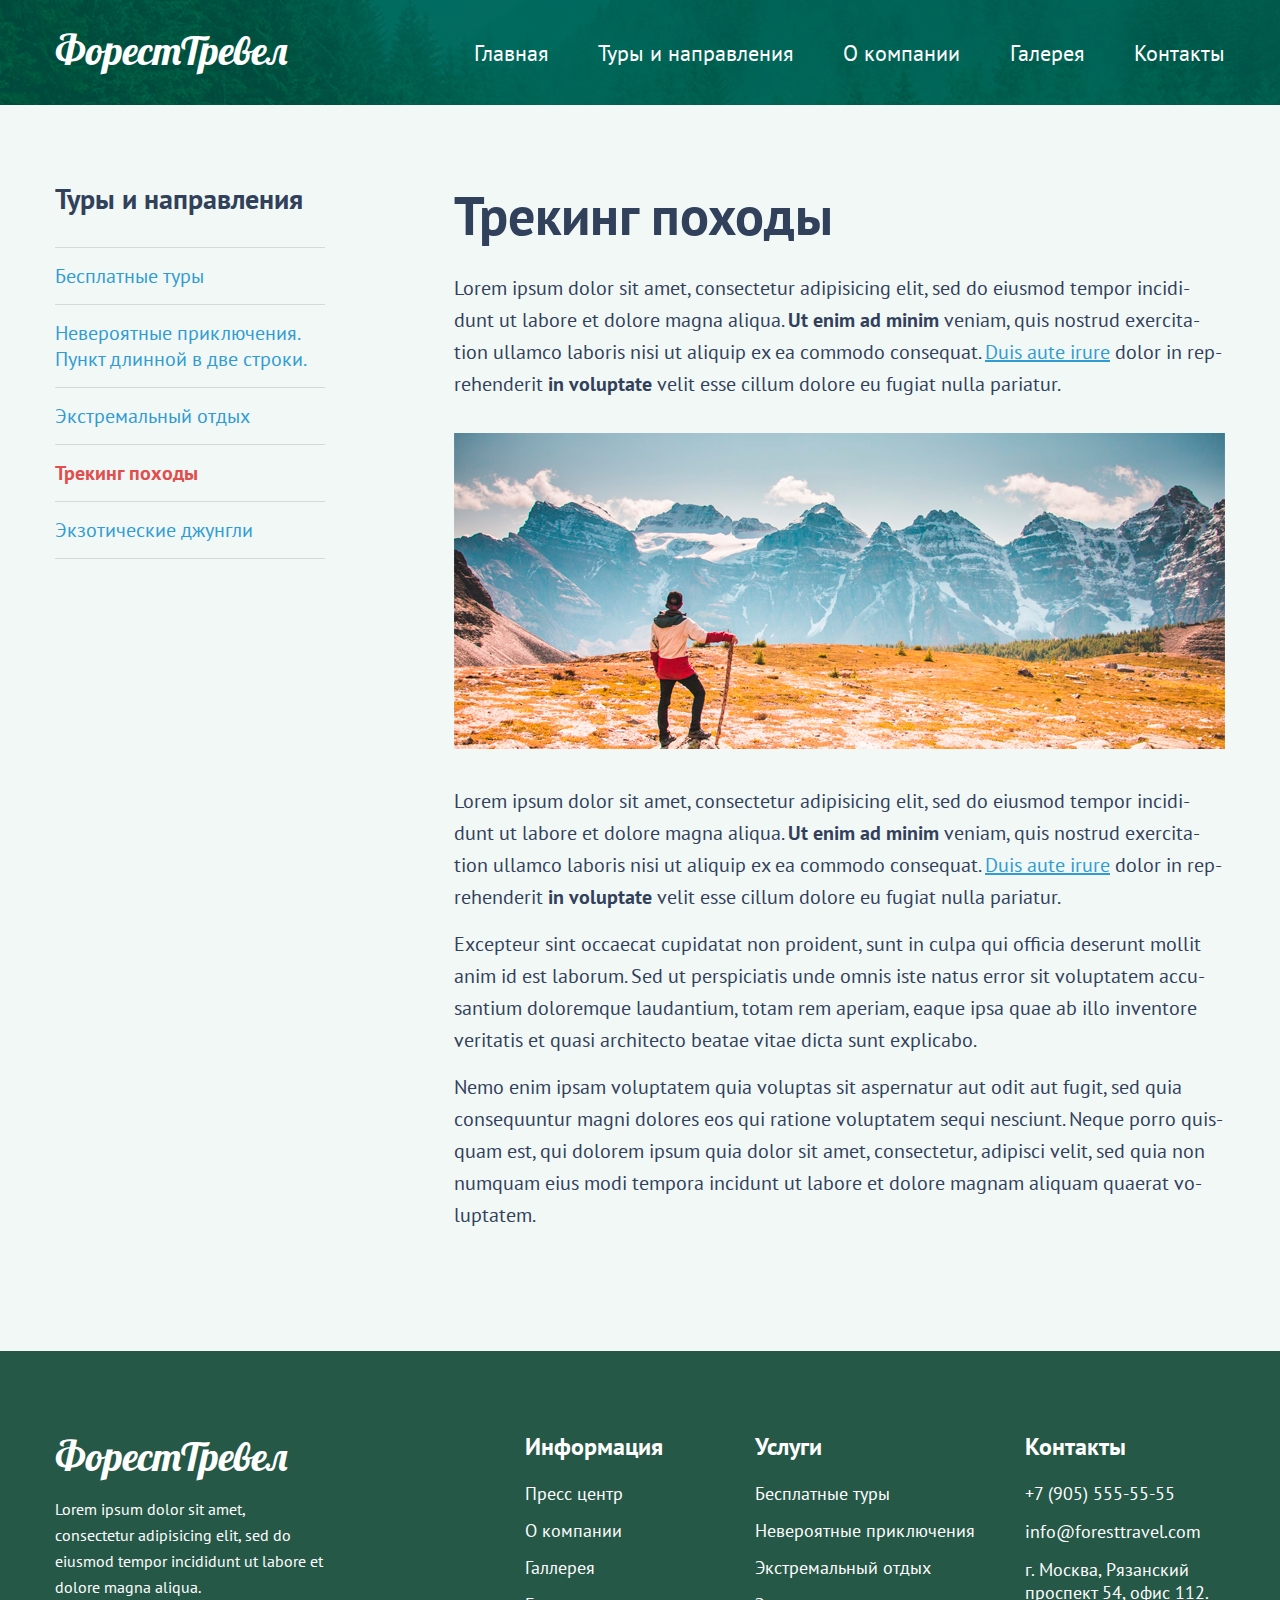
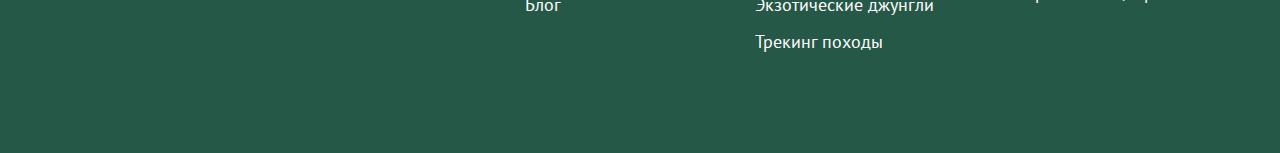
<file: forest-travel/article.html>
<!DOCTYPE html>
<html lang="ru">
  <head>
    <meta charset="UTF-8" />
    <meta name="viewport" content="width=device-width, initial-scale=1.0" />
    <title>Трекинг походы - Форест-тревел</title>
    <link
      href="https://fonts.googleapis.com/css?family=Lobster|PT+Sans:400,400i,700,700i&display=swap&subset=cyrillic-ext"
      ;
      rel="stylesheet"
    />
    <link rel="stylesheet" href="./css/main.css" />
  </head>

  <body class="bg-inner">
    <!-- header inner-->

    <div class="header-inner">
      <div class="container">
        <div class="logo float-left">
          <a href="./index.html" class="logo-link">ФорестТревел</a>
        </div>
        <div class="navigation float-right">
          <a href="./index.html" class="navigation-link">Главная</a>
          <a href="./tours.html" class="navigation-link">Туры и направления</a>
          <a href="#" class="navigation-link">О компании</a>
          <a href="#" class="navigation-link">Галерея</a>
          <a href="./contacts.html" class="navigation-link">Контакты</a>
        </div>
      </div>
    </div>

    <!--// header inner-->

     <!--section-content-inner-->

     <div class="section-content-article row">

      <div class="container">

            <div class="article-left-col float-left">

                <h3 class="left-heading">Туры и направления</h3>

                <ul class="article-list">

                    <li class="article-line">
                        <a href="#" class="article-link">Бесплатные туры</a>
                    </li>
                    <li class="article-line">
                        <a href="#" class="article-link">Невероятные приключения. Пункт длинной в две строки.</a>
                    </li>
                    <li class="article-line">
                        <a href="#" class="article-link">Экстремальный отдых</a>
                    </li>
                    <li class="article-line">
                        <a href="./article.html" class="article-link-active">Трекинг походы</a>
                    </li>
                    <li class="article-line">
                        <a href="#" class="article-link">Экзотические джунгли</a>
                    </li>
                   
                </ul>

            </div>

            <div class="article-right-col float-right">

                <h3 class="right-heading">Трекинг походы</h3>

                <div class="article-content">

                    <p>
                        Lorem ipsum dolor sit amet, consectetur adipisicing elit, sed do eiusmod tempor incidi-<br>dunt ut labore et dolore magna aliqua. <strong>Ut enim ad minim</strong> veniam, quis nostrud exercita-<br>tion ullamco laboris nisi ut aliquip ex ea commodo consequat. <a href="#" style="color: #319cd3;">Duis aute irure</a> dolor in rep-<br>rehenderit <strong>in voluptate</strong> velit esse cillum dolore eu fugiat nulla pariatur. 
                    </p>

                    <div class="article-img">
                        <img src="./img/article-img.png" alt="Трекинг походы">
                    </div>

                    <p>
                        Lorem ipsum dolor sit amet, consectetur adipisicing elit, sed do eiusmod tempor incidi-<br>dunt ut labore et dolore magna aliqua. <strong>Ut enim ad minim</strong> veniam, quis nostrud exercita-<br>tion ullamco laboris nisi ut aliquip ex ea commodo consequat. <a href="#" style="color: #319cd3;">Duis aute irure</a> dolor in rep-<br>rehenderit <strong>in voluptate</strong> velit esse cillum dolore eu fugiat nulla pariatur. 
                    </p>

                    <p>
                        Excepteur sint occaecat cupidatat non proident, sunt in culpa qui officia deserunt mollit anim id est laborum. Sed ut perspiciatis unde omnis iste natus error sit voluptatem accu-<br>santium doloremque laudantium, totam rem aperiam, eaque ipsa quae ab illo inventore veritatis et quasi architecto beatae vitae dicta sunt explicabo. 
                    </p>

                    <p>
                        Nemo enim ipsam voluptatem quia voluptas sit aspernatur aut odit aut fugit, sed quia consequuntur magni dolores eos qui ratione voluptatem sequi nesciunt. Neque porro quis-<br>quam est, qui dolorem ipsum quia dolor sit amet, consectetur, adipisci velit, sed quia non numquam eius modi tempora incidunt ut labore et dolore magnam aliquam quaerat vo-<br>luptatem.
                    </p>

                </div>

            </div>

      </div>

     </div>

     <!--// section-content-inner-->

      <!-- footer -->
    <div class="footer" id="scroll">
        <div class="container">
          <!--footer-left-->
          <div class="footer-left">
            <div class="footer-logo">ФорестТревел</div>
            <div class="footer-about">
              Lorem ipsum dolor sit amet, consectetur adipisicing elit, sed do
              eiusmod tempor incididunt ut labore et dolore magna aliqua.
            </div>
          </div>
          <!--//footer-left-->
          <!--footer-right-->
          <div class="footer-right">
            <!--footer-col-->
            <div class="footer-col footer-col-info">
              <div class="footer-title">Информация</div>
              <ul class="footer-list">
                <li class="footer-list-item">
                  <a href="#" class="footer-list-link">Пресс центр</a>
                </li>
                <li class="footer-list-item">
                  <a href="#" class="footer-list-link">О компании</a>
                </li>
                <li class="footer-list-item">
                  <a href="#" class="footer-list-link">Галлерея</a>
                </li>
                <li class="footer-list-item">
                  <a href="#" class="footer-list-link">Блог</a>
                </li>
              </ul>
            </div>
            <!--//footer-col-->
            <!--footer-col-->
            <div class="footer-col footer-col-services">
              <div class="footer-title">Услуги</div>
              <ul class="footer-list">
                <li class="footer-list-item">
                  <a href="#" class="footer-list-link">Бесплатные туры</a>
                </li>
                <li class="footer-list-item">
                  <a href="#" class="footer-list-link">Невероятные приключения</a>
                </li>
                <li class="footer-list-item">
                  <a href="#" class="footer-list-link">Экстремальный отдых</a>
                </li>
                <li class="footer-list-item">
                  <a href="#" class="footer-list-link">Экзотические джунгли</a>
                </li>
                <li class="footer-list-item">
                  <a href="#" class="footer-list-link">Трекинг походы</a>
                </li>
              </ul>
            </div>
            <!--//footer-col-->
            <!--footer-col-->
            <div class="footer-col footer-col-contacts">
              <div class="footer-title">Контакты</div>
              <p>+7 (905) 555-55-55</p>
              <p>info@foresttravel.com</p>
              <p>г. Москва, Рязанский проспект 54, офис 112.</p>
            </div>
            <!--//footer-col-->
          </div>
          <!--//footer-right-->
        </div>
      </div>
      <!--// footer -->
</file>
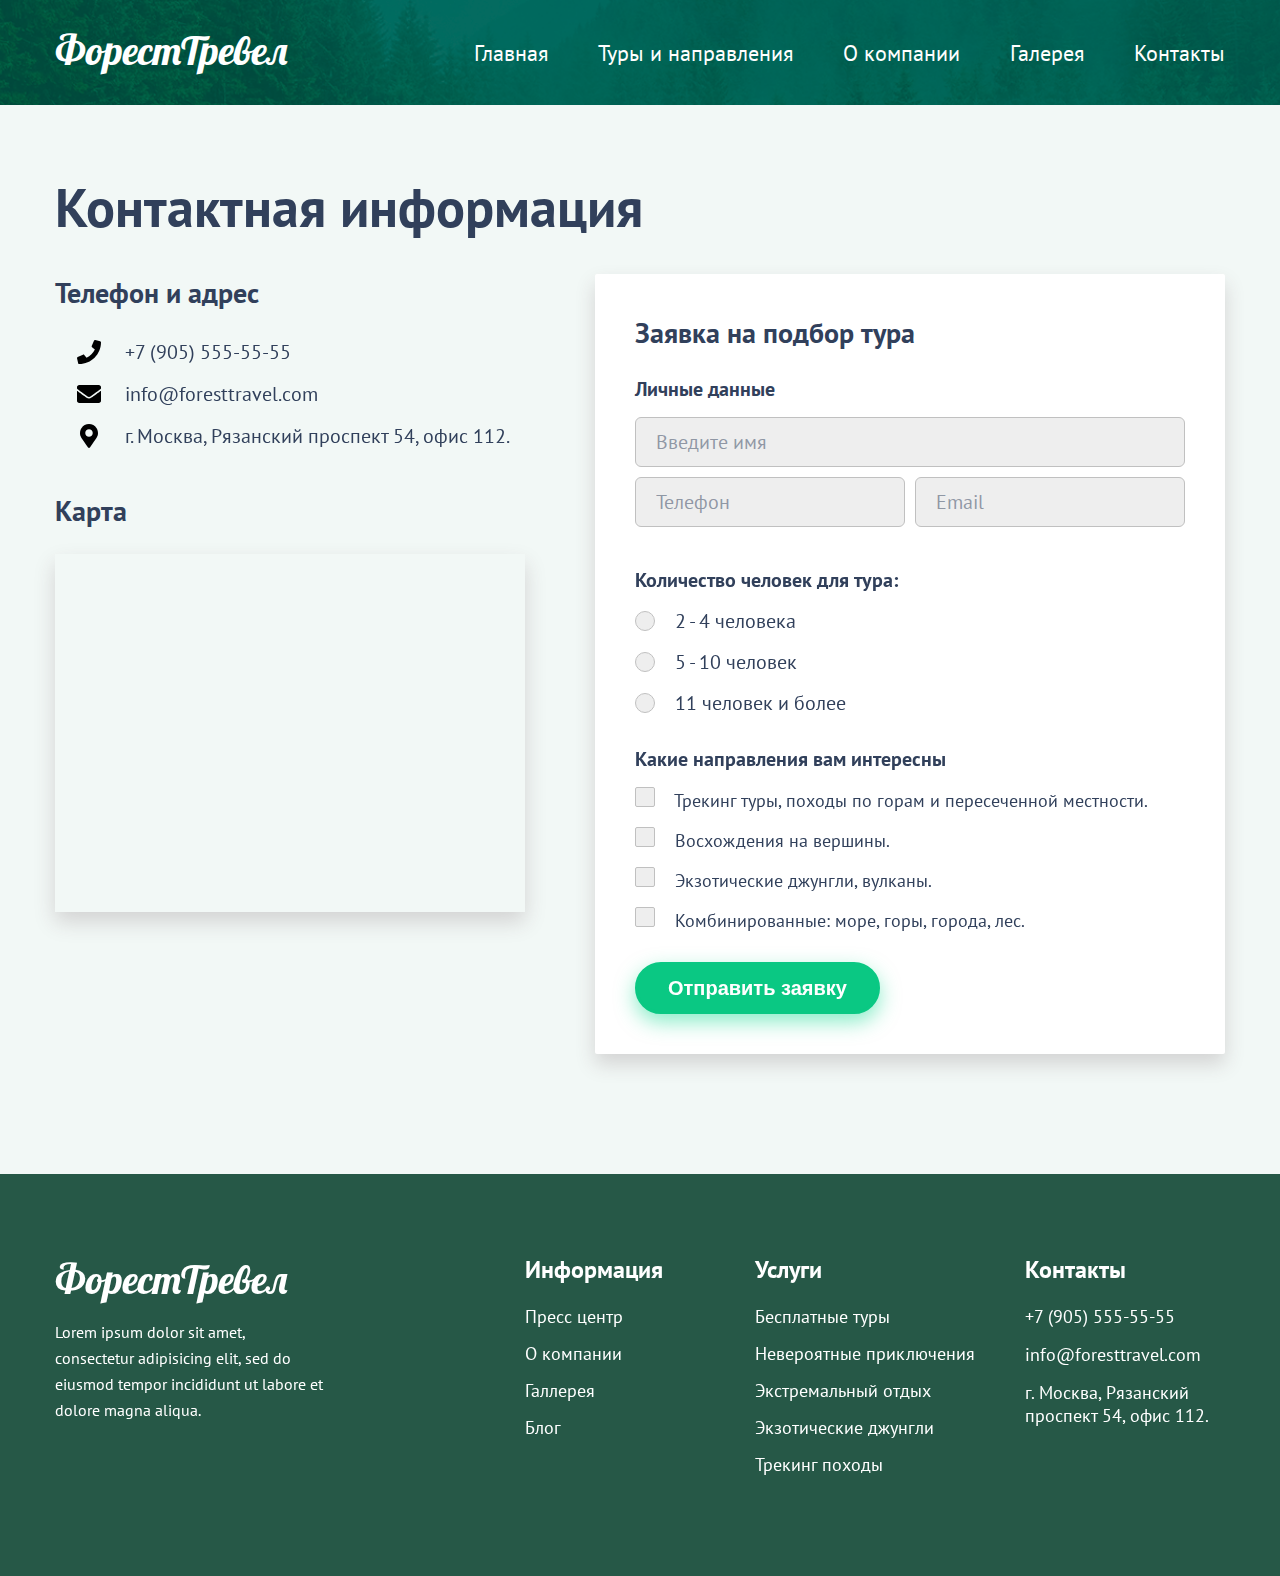
<file: forest-travel/contacts.html>
<!DOCTYPE html>
<html lang="ru">
  <head>
    <meta charset="UTF-8" />
    <meta name="viewport" content="width=device-width, initial-scale=1.0" />
    <title>Контакты - Форест-тревел</title>
    <link
      href="https://fonts.googleapis.com/css?family=Lobster|PT+Sans:400,400i,700,700i&display=swap&subset=cyrillic-ext"
      ;
      rel="stylesheet"
    />
    <link rel="stylesheet" href="./css/main.css" />
  </head>

  <body class="bg-inner">
    <!-- header inner-->

    <div class="header-inner">
      <div class="container">
        <div class="logo float-left">
          <a href="./index.html" class="logo-link">ФорестТревел</a>
        </div>
        <div class="navigation float-right">
          <a href="./index.html" class="navigation-link">Главная</a>
          <a href="./tours.html" class="navigation-link">Туры и направления</a>
          <a href="#" class="navigation-link">О компании</a>
          <a href="#" class="navigation-link">Галерея</a>
          <a href="./contacts.html" class="navigation-link">Контакты</a>
        </div>
      </div>
    </div>

    <!--// header inner-->

    <!--section-content-inner-->
    <div class="section-content-inner">
      <div class="container">
        <h1 class="content-title">Контактная информация</h1>

        <div class="row">
          <!--Адрес-->
          <div class="contacts-address float-left">
            <h3 class="title-medium">Телефон и адрес</h3>

            <ul class="contacts-list">
              <li class="contacts-list-item contacts-list-item-phone">
                +7 (905) 555-55-55
              </li>
              <li class="contacts-list-item contacts-list-item-email">
                info@foresttravel.com
              </li>
              <li class="contacts-list-item contacts-list-item-address">
                г. Москва, Рязанский проспект 54, офис 112.
              </li>
            </ul>

            <h3 class="title-medium">Карта</h3>

            <div class="map-holder">
              <!--<img src="./img/map.jpg" alt="map" />-->
              <iframe
                src="https://www.google.com/maps/embed?pb=!1m18!1m12!1m3!1d164152.768817897!2d36.145740120860275!3d49.99472774541505!2m3!1f0!2f0!3f0!3m2!1i1024!2i768!4f13.1!3m3!1m2!1s0x4127a09f63ab0f8b%3A0x2d4c18681aa4be0a!2z0KXQsNGA0YzQutC-0LIsINCl0LDRgNGM0LrQvtCy0YHQutCw0Y8g0L7QsdC70LDRgdGC0YwsINCj0LrRgNCw0LjQvdCw!5e0!3m2!1sru!2sru!4v1601581452412!5m2!1sru!2sru"
                width="470"
                height="354"
                frameborder="0"
                style="border: 0"
                allowfullscreen=""
                aria-hidden="false"
                tabindex="0"
              ></iframe>
            </div>
          </div>
          <!--//Адрес-->

          <!--Форма обратной связи-->
          <div class="contacts-form float-right">
            <div class="form">
              <h3 class="title-medium">Заявка на подбор тура</h3>

              <!-- formgroup INPUTS-->
              <div class="formgroup">
                <h4 class="title-micro">Личные данные</h4>

                <input type="text" placeholder="Введите имя" class="input" />

                <div class="row">
                  <input
                    type="text"
                    placeholder="Телефон"
                    class="input input-inline"
                  />
                  <input
                    type="text"
                    placeholder="Email"
                    class="input input-inline"
                  />
                </div>
              </div>
              <!--// formgroup INPUTS-->

              <!-- formgroup RADIO-->
              <div class="formgroup">
                <h4 class="title-micro">Количество человек для тура:</h4>

                <label class="label-radio">
                  <input type="radio" name="people-number" class="real-radio" />
                  <div class="custom-radio"></div>
                  2 - 4 человека
                </label>
                <label class="label-radio">
                  <input type="radio" name="people-number" class="real-radio" />
                  <div class="custom-radio"></div>
                  5 - 10 человек
                </label>
                <label class="label-radio">
                  <input type="radio" name="people-number" class="real-radio" />
                  <div class="custom-radio"></div>
                  11 человек и более
                </label>
              </div>
              <!--// formgroup RADIO-->

              <!-- formgroup CHECKBOXES-->
              <div class="formgroup">
                <h4 class="title-micro">Какие направления вам интересны</h4>

                <label class="label-checkbox">
                  <input type="checkbox" class="real-checkbox" />
                  <div class="custom-checkbox"></div>
                  Трекинг туры, походы по горам и пересеченной местности.
                </label>

                <label class="label-checkbox">
                  <input type="checkbox" class="real-checkbox" />
                  <div class="custom-checkbox"></div>
                  Восхождения на вершины.
                </label>

                <label class="label-checkbox">
                  <input type="checkbox" class="real-checkbox" />
                  <div class="custom-checkbox"></div>
                  Экзотические джунгли, вулканы.
                </label>

                <label class="label-checkbox">
                  <input type="checkbox" class="real-checkbox" />
                  <div class="custom-checkbox"></div>
                  Комбинированные: море, горы, города, лес.
                </label>
              </div>
              <!--// formgroup CHECKBOXES-->

              <button type="submit" class="button button-form">
                Отправить заявку
              </button>
            </div>
          </div>
          <!--//Форма обратной связи-->
        </div>
      </div>
    </div>
    <!--//section-content-inner-->

    <!-- footer -->
    <div class="footer" id="scroll">
      <div class="container">
        <!--footer-left-->
        <div class="footer-left">
          <div class="footer-logo">ФорестТревел</div>
          <div class="footer-about">
            Lorem ipsum dolor sit amet, consectetur adipisicing elit, sed do
            eiusmod tempor incididunt ut labore et dolore magna aliqua.
          </div>
        </div>
        <!--//footer-left-->
        <!--footer-right-->
        <div class="footer-right">
          <!--footer-col-->
          <div class="footer-col footer-col-info">
            <div class="footer-title">Информация</div>
            <ul class="footer-list">
              <li class="footer-list-item">
                <a href="#" class="footer-list-link">Пресс центр</a>
              </li>
              <li class="footer-list-item">
                <a href="#" class="footer-list-link">О компании</a>
              </li>
              <li class="footer-list-item">
                <a href="#" class="footer-list-link">Галлерея</a>
              </li>
              <li class="footer-list-item">
                <a href="#" class="footer-list-link">Блог</a>
              </li>
            </ul>
          </div>
          <!--//footer-col-->
          <!--footer-col-->
          <div class="footer-col footer-col-services">
            <div class="footer-title">Услуги</div>
            <ul class="footer-list">
              <li class="footer-list-item">
                <a href="#" class="footer-list-link">Бесплатные туры</a>
              </li>
              <li class="footer-list-item">
                <a href="#" class="footer-list-link">Невероятные приключения</a>
              </li>
              <li class="footer-list-item">
                <a href="#" class="footer-list-link">Экстремальный отдых</a>
              </li>
              <li class="footer-list-item">
                <a href="#" class="footer-list-link">Экзотические джунгли</a>
              </li>
              <li class="footer-list-item">
                <a href="#" class="footer-list-link">Трекинг походы</a>
              </li>
            </ul>
          </div>
          <!--//footer-col-->
          <!--footer-col-->
          <div class="footer-col footer-col-contacts">
            <div class="footer-title">Контакты</div>
            <p>+7 (905) 555-55-55</p>
            <p>info@foresttravel.com</p>
            <p>г. Москва, Рязанский проспект 54, офис 112.</p>
          </div>
          <!--//footer-col-->
        </div>
        <!--//footer-right-->
      </div>
    </div>
    <!--// footer -->
  </body>
</html>
</file>
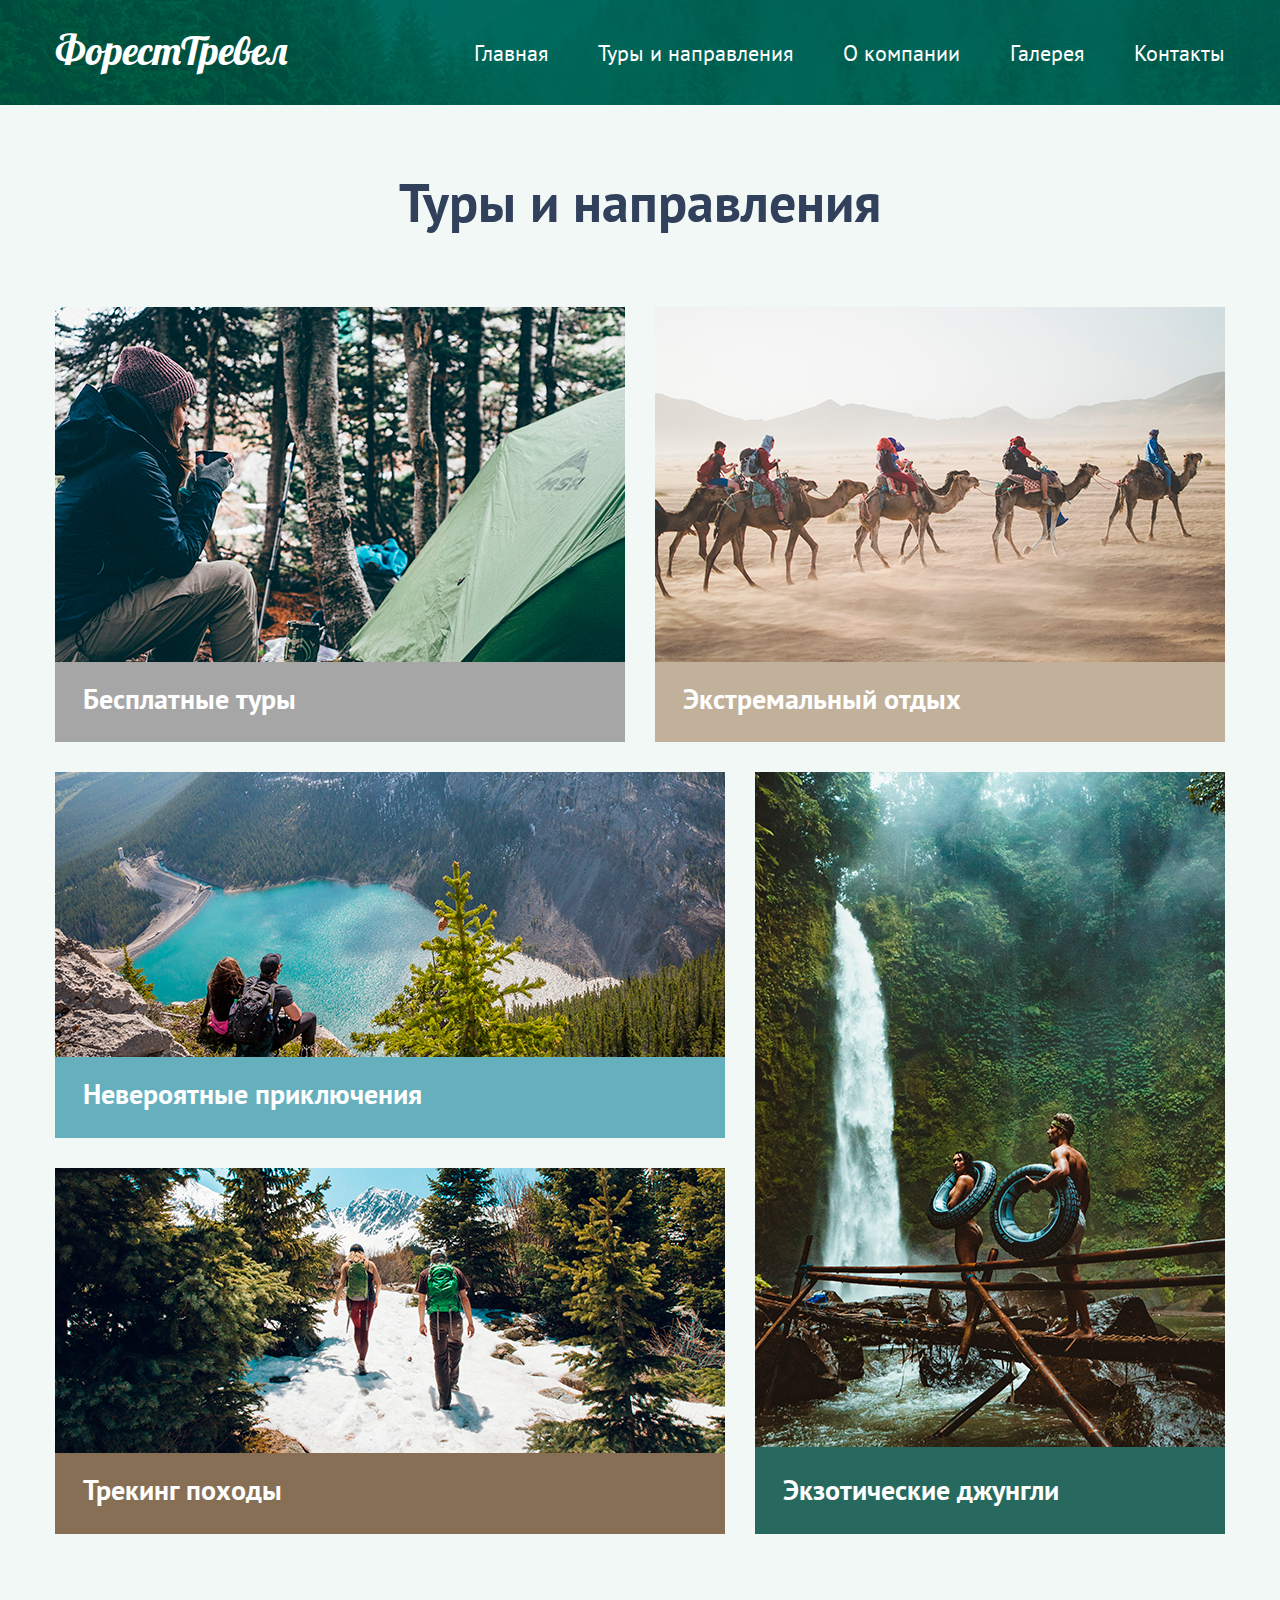
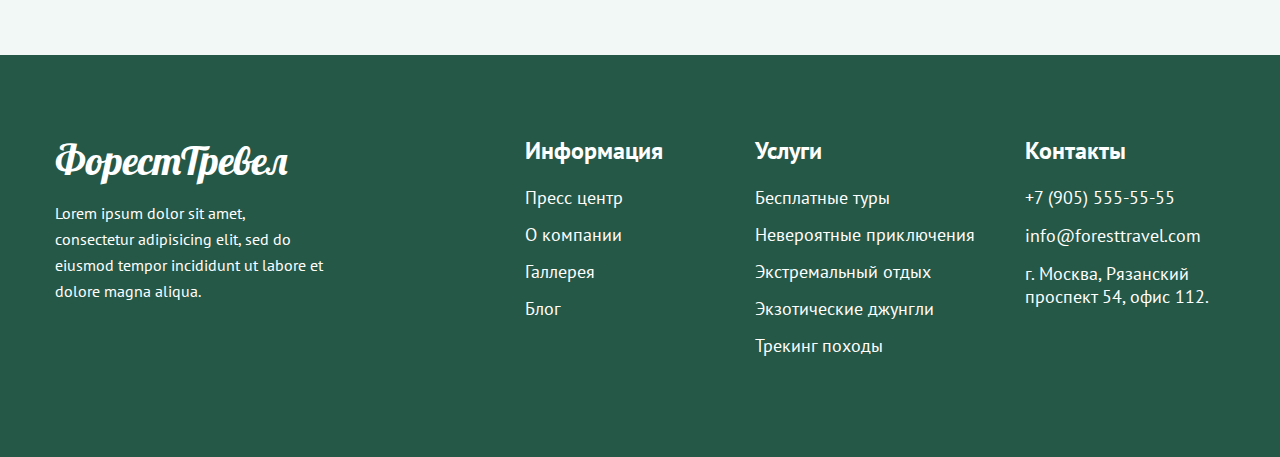
<file: forest-travel/tours.html>
<!DOCTYPE html>
<html lang="ru">
  <head>
    <meta charset="UTF-8" />
    <meta name="viewport" content="width=device-width, initial-scale=1.0" />
    <title>Туры и направления - Форест-тревел</title>
    <link
      href="https://fonts.googleapis.com/css?family=Lobster|PT+Sans:400,400i,700,700i&display=swap&subset=cyrillic-ext"
      ;
      rel="stylesheet"
    />
    <link rel="stylesheet" href="./css/main.css" />
  </head>

  <body class="bg-inner">
    <!-- header inner-->

    <div class="header-inner">
      <div class="container">
        <div class="logo float-left">
          <a href="./index.html" class="logo-link">ФорестТревел</a>
        </div>
        <div class="navigation float-right">
          <a href="./index.html" class="navigation-link">Главная</a>
          <a href="./tours.html" class="navigation-link">Туры и направления</a>
          <a href="#" class="navigation-link">О компании</a>
          <a href="#" class="navigation-link">Галерея</a>
          <a href="./contacts.html" class="navigation-link">Контакты</a>
        </div>
      </div>
    </div>

    <!--// header inner-->

    <!--section-content-inner-->

    <div class="section-content-tours">

    <div class="container">

        <h3 class="content-title">Туры и направления</h3>
      
        <div class="row">
      
          <div class="free float-left">
            <img src="./img/free.png" alt="Бесплатные туры">
            <a href="#" class="tour-name">Бесплатные туры</a>
          </div>

        <div class="extrim float-right">
          <img src="./img/extrim.png" alt="Экстремальный отдых">
          <a href="#" class="tour-name">Экстремальный отдых</a>
        </div>
      
        </div>

        <div class="row">

        <div class="float-left">
        <div class="adventure">
            <img src="./img/adventure.png" alt="Невероятные приключения">
            <a href="#" class="tour-name">Невероятные приключения</a>
        </div>
        <div class="tracking">
            <img src="./img/tracking.png" alt="Трекинг походы">
            <a href="./article.html" class="tour-name">Трекинг походы</a>
        </div>
        </div>

        <div class="jungle float-right">
            <img src="./img/jungle.png" alt="Экзотические джунгли">
            <a href="#" class="tour-name">Экзотические джунгли</a>
        </div>

        </div>

    </div>

    </div>

    <!--//section-content-inner-->

    <!-- footer -->
    <div class="footer" id="scroll">
        <div class="container">
          <!--footer-left-->
          <div class="footer-left">
            <div class="footer-logo">ФорестТревел</div>
            <div class="footer-about">
              Lorem ipsum dolor sit amet, consectetur adipisicing elit, sed do
              eiusmod tempor incididunt ut labore et dolore magna aliqua.
            </div>
          </div>
          <!--//footer-left-->
          <!--footer-right-->
          <div class="footer-right">
            <!--footer-col-->
            <div class="footer-col footer-col-info">
              <div class="footer-title">Информация</div>
              <ul class="footer-list">
                <li class="footer-list-item">
                  <a href="#" class="footer-list-link">Пресс центр</a>
                </li>
                <li class="footer-list-item">
                  <a href="#" class="footer-list-link">О компании</a>
                </li>
                <li class="footer-list-item">
                  <a href="#" class="footer-list-link">Галлерея</a>
                </li>
                <li class="footer-list-item">
                  <a href="#" class="footer-list-link">Блог</a>
                </li>
              </ul>
            </div>
            <!--//footer-col-->
            <!--footer-col-->
            <div class="footer-col footer-col-services">
              <div class="footer-title">Услуги</div>
              <ul class="footer-list">
                <li class="footer-list-item">
                  <a href="#" class="footer-list-link">Бесплатные туры</a>
                </li>
                <li class="footer-list-item">
                  <a href="#" class="footer-list-link">Невероятные приключения</a>
                </li>
                <li class="footer-list-item">
                  <a href="#" class="footer-list-link">Экстремальный отдых</a>
                </li>
                <li class="footer-list-item">
                  <a href="#" class="footer-list-link">Экзотические джунгли</a>
                </li>
                <li class="footer-list-item">
                  <a href="#" class="footer-list-link">Трекинг походы</a>
                </li>
              </ul>
            </div>
            <!--//footer-col-->
            <!--footer-col-->
            <div class="footer-col footer-col-contacts">
              <div class="footer-title">Контакты</div>
              <p>+7 (905) 555-55-55</p>
              <p>info@foresttravel.com</p>
              <p>г. Москва, Рязанский проспект 54, офис 112.</p>
            </div>
            <!--//footer-col-->
          </div>
          <!--//footer-right-->
        </div>
      </div>
      <!--// footer -->
</file>
<file: src/mplus1p/mplus1p.css>
@font-face {
    font-family: 'M PLUS 1p';
    src: local('Mplus 1p Light'), local('Mplus1p-Light'), url('Mplus1plight.woff2') format('woff2'), url('Mplus1plight.woff') format('woff'), url('Mplus1plight.ttf') format('truetype');
    font-weight: 300;
    font-style: normal;
}
@font-face {
    font-family: 'M PLUS 1p';
    src: local('Mplus 1p'), local('Mplus1p-Regular'), url('Mplus1p.woff2') format('woff2'), url('Mplus1p.woff') format('woff'), url('Mplus1p.ttf') format('truetype');
    font-weight: 400;
    font-style: normal;
}
@font-face {
    font-family: 'M PLUS 1p';
    src: local('Mplus 1p Thin'), local('Mplus1p-Thin'), url('Mplus1pthin.woff2') format('woff2'), url('Mplus1pthin.woff') format('woff'), url('Mplus1pthin.ttf') format('truetype');
    font-weight: 100;
    font-style: normal;
}
@font-face {
    font-family: 'M PLUS 1p';
    src: local('Mplus 1p ExtraBold'), local('Mplus1p-ExtraBold'), url('Mplus1pextrabold.woff2') format('woff2'), url('Mplus1pextrabold.woff') format('woff'), url('Mplus1pextrabold.ttf') format('truetype');
    font-weight: 800;
    font-style: normal;
}
@font-face {
    font-family: 'M PLUS 1p';
    src: local('Mplus 1p Black'), local('Mplus1p-Black'), url('Mplus1pblack.woff2') format('woff2'), url('Mplus1pblack.woff') format('woff'), url('Mplus1pblack.ttf') format('truetype');
    font-weight: 900;
    font-style: normal;
}
@font-face {
    font-family: 'M PLUS 1p';
    src: local('Mplus 1p Medium'), local('Mplus1p-Medium'), url('Mplus1pmedium.woff2') format('woff2'), url('Mplus1pmedium.woff') format('woff'), url('Mplus1pmedium.ttf') format('truetype');
    font-weight: 500;
    font-style: normal;
}
@font-face {
    font-family: 'M PLUS 1p';
    src: local('Mplus 1p Bold'), local('Mplus1p-Bold'), url('Mplus1pbold.woff2') format('woff2'), url('Mplus1pbold.woff') format('woff'), url('Mplus1pbold.ttf') format('truetype');
    font-weight: 700;
    font-style: normal;
}
</file>
<file: css/main.css>
:root {
  --blue: #039be5;
  --red: #ea736d;
  --yellow: #fbdc4d;
  --btnBg: #fbdc4d;
  --line: #fbdc4d;
  --text: #161616;
  --fr: 'M PLUS 1p';
}
* {
  box-sizing: border-box;
}
html {
  scroll-behavior: smooth;
}
html,
body {
  margin: 0;
  padding: 0;
  width: 100%;
  height: 100%;
  color: var(--text);
  font-family: var(--fr);
  font-weight: 400;
  font-size: 18px;
  line-height: 1.5;
  position: relative;
}
@media (min-width: 1200px) {
  html,
  body {
    font-size: 24px;
  }
}
a,
a:hover {
  text-decoration: none;
  cursor: pointer;
}
ul {
  margin: 0;
  padding: 0;
  list-style-type: none;
}
h1,
h2,
h3,
h4,
p {
  padding: 0;
  margin: 0;
}
img {
  max-width: 100%;
  display: block;
  height: auto;
}
button,
input {
  outline: none;
}
button {
  cursor: pointer;
  border: 0px;
  padding: 0;
  background-color: transparent;
  font-family: var(--fr);
}
.noscroll {
  overflow: hidden;
}
#overlay {
  position: fixed;
  top: 0;
  bottom: 0;
  left: 0;
  right: 0;
  background-color: rgba(0, 0, 0, 0.5);
  z-index: 2;
  opacity: 0;
  transition: 0.5s;
  display: none;
}
#overlay.active {
  opacity: 0.5;
  display: block;
}
.container {
  width: 100%;
  max-width: 320px;
  padding-left: 15px;
  padding-right: 15px;
  margin-left: auto;
  margin-right: auto;
}
@media (min-width: 576px) {
  .container {
    max-width: 540px;
  }
}
@media (min-width: 768px) {
  .container {
    max-width: 738px;
  }
}
@media (min-width: 992px) {
  .container {
    max-width: 960px;
  }
}
@media (min-width: 1200px) {
  .container {
    max-width: 1140px;
    padding: 0px;
  }
}
.line-bottom {
  position: relative;
  width: fit-content;
  z-index: 2;
}
.line-bottom::after {
  content: "";
  position: absolute;
  bottom: 8px;
  left: -5px;
  right: -5px;
  height: 12px;
  background-color: var(--line);
  z-index: -1;
}
.animate-border {
  position: relative;
  width: fit-content;
}
.animate-border::before,
.animate-border::after {
  content: "";
  position: absolute;
  bottom: 5px;
  height: 4px;
  background-color: var(--line);
  width: 0%;
  transition: 0.5s;
  z-index: -1;
}
.animate-border::before {
  left: 50%;
}
.animate-border::after {
  right: 50%;
}
.animate-border:hover::before,
.animate-border:hover::after {
  width: 55%;
}
/*.animate-border-2 {
    position: relative;
    width: fit-content;
    &::before,
    &::after {
        content: "";
        position: absolute;
        bottom: 5px;
        height: 4px;
        background-color: var(--red);
        width: 0%;
        transition: 0.5s;
        z-index: -1;
    }
    &::before {
        left: 50%;
    }
    &::after {
        right: 50%;
    }
}

.animate-border-2:hover::before,
.animate-border-2:hover::after {
    width: 55%;
}*/
.fa-telegram-plane {
  transition: 0.3s;
}
.fa-telegram-plane:hover {
  color: #0077b5;
}
.fa-telegram-plane:active {
  color: #0077b5;
}
.fa-vk {
  transition: 0.3s;
}
.fa-vk:hover {
  color: #45668e;
}
.fa-vk:active {
  color: #45668e;
}
.fa-github {
  transition: 0.3s;
}
.fa-github:hover {
  color: #6cc644;
}
.fa-github:active {
  color: #6cc644;
}
#page-nav {
  display: none;
  flex-direction: column;
  position: fixed;
  right: 50px;
  top: 50%;
  z-index: 100;
}
@media (min-width: 1200px) {
  #page-nav {
    display: flex;
  }
}
#page-nav li {
  width: 12px;
  height: 12px;
  background-color: red;
  border-radius: 50%;
  margin-bottom: 15px;
  transition: 0.5s;
}
#page-nav li a {
  display: block;
  height: 100%;
}
#page-nav li.active {
  background-color: green;
}
.fa-angle-double-up {
  color: #8b8b8b;
  position: fixed;
  bottom: 40px;
  right: 20px;
  font-size: 40px;
  width: 25px;
  height: 25px;
}
@media (min-width: 1200px) {
  .fa-angle-double-up {
    right: 40px;
    width: 30px;
    height: 30px;
  }
}
.fa-angle-double-up:hover {
  opacity: 0.8;
}
.header {
  max-width: 320px;
  padding-top: 70px;
  padding-bottom: 100px;
  margin-left: auto;
  margin-right: auto;
  overflow: hidden;
}
@media (min-width: 1200px) {
  .header {
    padding-bottom: 235px;
    max-width: 1600px;
    background-image: url(../img/header/line-bg.jpg);
    background-size: auto;
    background-position: 0 0;
    background-repeat: repeat-y;
  }
}
.fix-menu {
  position: relative;
  top: 0;
  left: 0;
  right: 0;
  z-index: 50;
  max-width: 100%;
}
@media (min-width 1200px) {
  .fix-menu {
    position: fixed;
  }
}
.fix-menu.active {
  background-color: #fff;
  box-shadow: 0 -5px 25px var(--yellow);
}
.header-top {
  max-width: 320px;
  padding-left: 15px;
  padding-right: 15px;
  display: flex;
  justify-content: space-between;
  align-items: center;
  margin-left: auto;
  margin-right: auto;
}
@media (min-width: 1200px) {
  .header-top {
    max-width: 1430px;
  }
}
.logo {
  font-size: 42px;
  font-weight: 900;
  color: #000000;
  transition: 0.3s;
}
.logo:hover {
  color: #333333;
}
.header-menu {
  position: fixed;
  top: 0;
  right: 0;
  height: 100vh;
  width: 100%;
  max-width: 360px;
  background-color: #fff;
  transform: translateX(100%);
  transition: 0.5s;
}
@media (min-width: 1200px) {
  .header-menu {
    display: block;
    position: relative;
    height: auto;
    width: auto;
    max-width: unset;
    background-color: transparent;
    transform: translateX(0%);
  }
}
.header-menu.active {
  transform: translateX(0%);
  padding: 40px;
  z-index: 3;
}
.header-menu_item {
  display: block;
  padding-top: 15px;
  padding-bottom: 15px;
  font-size: 20px;
  font-weight: 700;
  color: #000000;
  transition: 0.3s;
}
.header-menu_item:hover {
  color: #333333;
}
@media (min-width: 1200px) {
  .header-menu_item {
    display: inline-block;
  }
  .header-menu_item + .header-menu_item {
    margin-left: 75px;
  }
}
.header-social {
  display: none;
}
@media (min-width: 1200px) {
  .header-social {
    display: flex;
    align-items: center;
  }
}
.header-social_item {
  padding-top: 5px;
}
@media (min-width: 1200px) {
  .header-social_item {
    display: inline-block;
    width: 30px;
    color: black;
  }
  .header-social_item + .header-social_item {
    margin-left: 19px;
  }
}
.fa-vk {
  padding-top: 6px;
  width: 34px;
}
.toggle-menu {
  position: relative;
  width: 40px;
  height: 30px;
  display: flex;
  cursor: pointer;
  z-index: 15;
}
@media (min-width: 1200px) {
  .toggle-menu {
    display: none;
  }
}
.toggle-menu span {
  width: 100%;
  height: 4px;
  background-color: var(--text);
  margin: auto;
  transition: 0.3sec;
}
.toggle-menu span::after,
.toggle-menu span::before {
  position: absolute;
  content: "";
  width: 100%;
  height: 4px;
  background-color: var(--text);
  left: 0;
  transition: transform 0.3s ease-in, top 0.2s linear 0.2s;
}
.toggle-menu span::after {
  top: -3px;
}
.toggle-menu span::before {
  bottom: -3px;
}
.toggle-menu.active span {
  position: relative;
  background-color: transparent;
}
.toggle-menu.active span::after {
  top: 0px;
  transform: rotate(45deg);
  transition: top 0.2s linear, transform 0.2s ease-in 0.2s;
}
.toggle-menu.active span::before {
  bottom: 0px;
  transform: rotate(-45deg);
  transition: top 0.2s linear, transform 0.2s ease-in 0.2s;
}
.header_title {
  margin-top: 35px;
}
@media (min-width: 1200px) {
  .header_title {
    margin-top: 150px;
  }
}
.header_indroduce {
  position: relative;
  display: flex;
  flex-direction: column;
}
@media (min-width: 1200px) {
  .header_indroduce {
    justify-content: space-between;
    flex-direction: row-reverse;
    align-items: center;
  }
}
.foto {
  margin-bottom: 30px;
  width: 290px;
  height: 290px;
  background-image: url(../img/header/foto.jpg);
  background-size: auto;
  background-position: center;
  background-repeat: no-repeat;
  box-shadow: -15px -15px 30px var(--yellow);
  z-index: 1;
}
@media (min-width: 1200px) {
  .foto {
    margin-bottom: 0;
    width: 462px;
    height: 510px;
  }
}
.header_introduce_content {
  width: 575px;
}
.name {
  font-size: 42px;
  font-weight: 800;
  margin-bottom: 30px;
}
@media (min-width: 1200px) {
  .name {
    font-size: 90px;
    margin-bottom: 23px;
  }
}
.name .line-bottom::after {
  bottom: 19px;
  height: 18px;
}
.introduce-text {
  font-size: 18px;
  font-weight: 500;
  margin-bottom: 40px;
  width: 290px;
}
@media (min-width: 1200px) {
  .introduce-text {
    font-size: 24px;
    width: 500px;
  }
}
.button-row {
  display: none;
}
.button-row .button-1 {
  margin-right: 20px;
}
@media (min-width: 1200px) {
  .button-row {
    display: flex;
  }
}
.button-1 {
  display: none;
  border-radius: 50px;
  background-color: var(--yellow);
  font-size: 22px;
  font-weight: 700;
  line-height: 2.9;
  height: 64px;
  width: 254px;
  color: var(--text);
  text-align: center;
  cursor: pointer;
  transition: 0.3s;
  z-index: 5;
}
.button-1:hover {
  background-color: #ffd200;
}
.button-1:active {
  background-color: #e1bc10;
}
@media (min-width: 1200px) {
  .button-1 {
    display: block;
  }
}
.button-2 {
  display: block;
  width: 185px;
  border-radius: 50px;
  background-color: #fff;
  font-size: 22px;
  font-weight: 700;
  line-height: 2.54;
  height: 64px;
  text-align: center;
  border: 4px solid #464646;
  color: #464646;
  transition: 0.3s;
  z-index: 5;
}
.button-2:hover {
  border: 4px solid #797979;
  color: #797979;
}
.button-2:active {
  border: 4px solid #181818;
  color: #181818;
}
.block {
  position: absolute;
  background: -moz-linear-gradient(90deg, #f4f8f9 0%, rgba(244, 248, 249, 0) 100%);
  background: -webkit-linear-gradient(90deg, #f4f8f9 0%, rgba(244, 248, 249, 0) 100%);
  background: -ms-linear-gradient(90deg, #f4f8f9 0%, rgba(244, 248, 249, 0) 100%);
  opacity: 0.502;
  right: 0px;
  top: 450px;
  width: 474px;
  height: 410px;
  display: none;
}
@media (min-width: 1200px) {
  .block {
    display: block;
  }
}
.header_img-wrapper {
  margin-bottom: 74px;
  transform: scale(1.8);
  margin-top: 43px;
}
@media (min-width: 425px) {
  .header_img-wrapper {
    transform: scale(1.5);
  }
}
@media (min-width: 576px) {
  .header_img-wrapper {
    transform: scale(1.2);
  }
}
@media (min-width: 768px) {
  .header_img-wrapper {
    transform: scale(1);
  }
}
.header_img {
  margin-top: -46px;
  margin-bottom: 40px;
}
@media (min-width: 1200px) {
  .header_img {
    margin-top: -130px;
    margin-bottom: 0;
  }
}
.skill {
  display: flex;
  justify-content: center;
  flex-direction: column;
}
@media (min-width: 1200px) {
  .skill {
    flex-direction: row;
  }
}
.skill_content {
  margin-right: 0px;
}
@media (min-width: 1200px) {
  .skill_content {
    margin-right: 160px;
  }
}
.header-2 {
  margin-bottom: 28px;
  font-size: 30px;
  font-weight: 800;
}
@media (min-width: 1200px) {
  .header-2 {
    margin-bottom: 45px;
    font-size: 40px;
  }
}
.skill_content_list {
  margin-bottom: 45px;
  font-size: 18px;
  font-weight: 400;
  line-height: 1.5;
}
@media (min-width: 1200px) {
  .skill_content_list {
    font-size: 24px;
  }
}
.skill_content_item {
  margin-bottom: 18px;
}
@media (min-width: 1200px) {
  .skill_content_item {
    margin-bottom: 0;
  }
}
.skill_content_item::before {
  content: none;
}
@media (min-width: 1200px) {
  .skill_content_item::before {
    content: "\2014";
  }
}
.social-icon-block {
  display: flex;
}
.social-icon-block * {
  margin-right: 30px;
}
.social-icon-block *:last-child {
  margin-right: 0;
}
.social-icon_githab {
  width: 45px;
  height: 45px;
}
.social-icon_telegram {
  width: 45px;
  height: 45px;
  border-radius: 50%;
  color: #fff;
  background-color: #039be5;
  transition: 0.3s;
}
.social-icon_telegram:hover {
  background-color: #45aaee;
}
.social-icon_telegram:active {
  background-color: #127db3;
}
.social-icon_telegram svg {
  margin-top: 9px;
  margin-left: 9px;
  height: 30px;
  display: block;
}
.social-icon_vk {
  width: 45px;
  height: 45px;
  border-radius: 50%;
  background-color: #4d76a1;
  color: #fff;
  transition: 0.3s;
}
.social-icon_vk:hover {
  background-color: #548bdd;
}
.social-icon_vk:active {
  background-color: #3864c2;
}
.social-icon_vk svg {
  margin-top: 8px;
  margin-left: 6px;
  height: 30px;
  display: block;
}
.social-icon_facebook {
  width: 45px;
  height: 45px;
  border-radius: 50%;
  background-color: #3b5998;
  color: #fff;
  transition: 0.3s;
}
.social-icon_facebook:hover {
  background-color: #5594cf;
}
.social-icon_facebook:active {
  background-color: #244283;
}
.social-icon_facebook svg {
  margin-top: 8px;
  margin-left: 12px;
  height: 30px;
  display: block;
}
.mail {
  display: block;
  margin-top: 25px;
  color: #000000;
  text-decoration: underline;
  font-size: 20px;
  font-weight: 400;
  transition: 0.3s;
}
.mail:hover {
  color: #039be5;
  text-decoration: underline;
}
.mail:active {
  color: #ea655f;
  text-decoration: underline;
}
.portfolio {
  padding-top: 60px;
  padding-bottom: 28px;
  width: 100%;
  margin-left: auto;
  margin-right: auto;
  background-color: #f4f8f9;
}
@media (min-width: 1200px) {
  .portfolio {
    padding-top: 110px;
    padding-bottom: 120px;
  }
}
.project-row {
  display: flex;
  flex-wrap: wrap;
  justify-content: start;
  margin-bottom: 70px;
}
.project-card {
  max-width: 550px;
  margin-bottom: 45px;
}
@media (min-width: 1200px) {
  .project-card {
    margin-bottom: 70px;
  }
}
.project-card__poster {
  position: relative;
  display: block;
  margin-bottom: 20px;
  margin-right: 0px;
  overflow: hidden;
}
.project-card__poster:last-child {
  margin-right: 0;
}
.project-card__poster::before {
  content: "";
  position: absolute;
  top: 0;
  left: 0;
  right: 0;
  bottom: 0;
  background-color: var(--yellow);
  opacity: 0.5;
  transform: translateX(100%);
  transition: 0.5s;
  z-index: 5;
}
@media (min-width: 1200px) {
  .project-card__poster::before {
    margin-bottom: 0;
  }
}
@media (min-width: 1200px) {
  .project-card__poster {
    margin-bottom: 30px;
    margin-right: 30px;
  }
}
.project-card__poster img {
  transition: 0.5s;
}
.project-card__poster:hover img {
  transform: scale(1.1);
}
.project-card__poster button {
  border-radius: 50px;
  background-color: #fff;
  font-size: 22px;
  font-weight: 800;
  line-height: 2.9;
  height: 64px;
  width: 254px;
  color: var(--red);
  text-align: center;
  cursor: pointer;
  transition: 0.5s;
  position: absolute;
  left: 50%;
  top: 50%;
  transform: translate(-500%, -50%);
  z-index: 5;
}
.project-card__poster button:hover {
  background-color: #ea736d;
  color: #fff;
}
.project-card__poster button:active {
  background-color: #d4423b;
  color: #fff;
}
.project-card__poster:hover::before {
  transform: translateX(0%);
}
.project-card__poster:hover button {
  transform: translate(-50%, -50%);
  box-shadow: 0 0 25px rgba(0, 0, 0, 0.2);
}
.header-3 {
  font-size: 42px;
  font-weight: 800;
  margin-bottom: 42px;
}
@media (min-width: 1200px) {
  .header-3 {
    font-size: 64px;
    margin-bottom: 60px;
  }
}
.portfolio .line-bottom::after {
  bottom: 16px;
  height: 14px;
}
.portfolio__filter {
  display: none;
}
@media (min-width: 1200px) {
  .portfolio__filter {
    display: flex;
    margin-bottom: 57px;
  }
}
.portfolio__filter-title {
  display: block;
  margin-right: 65px;
  font-size: 26px;
  font-weight: 800;
  color: #beccd1;
  transition: 0.3s;
}
.portfolio__filter-title:last-child {
  margin-right: 0;
}
.portfolio__filter-title:active {
  color: #ed574f;
}
.portfolio__filter-title:hover {
  color: #ed574f;
}
.project-card_header {
  font-size: 22px;
  font-weight: 700;
  color: var(--text);
  transition: 0.3s;
}
.project-card_header:hover {
  color: var(--red);
  text-decoration: underline;
}
.project-card_header:active {
  color: var(--red);
  text-decoration: underline;
}
@media (min-width: 1200px) {
  .project-card_header {
    font-size: 32px;
  }
}
.project-card_content {
  margin-top: 10px;
  font-size: 16px;
  font-weight: 400;
}
@media (min-width: 1200px) {
  .project-card_content {
    font-size: 22px;
  }
}
.project-card-small {
  position: relative;
  display: block;
  max-width: 360px;
  margin-bottom: 45px;
}
.project-card-small:last-child {
  margin-bottom: 0;
}
@media (min-width: 1200px) {
  .project-card-small {
    margin-bottom: 0;
  }
}
.project-card_header--small {
  font-size: 22px;
  font-weight: 700;
  color: var(--text);
  transition: 0.3s;
}
.project-card_header--small:hover {
  color: var(--red);
  text-decoration: underline;
}
.project-card_header--small:active {
  color: var(--red);
  text-decoration: underline;
}
@media (min-width: 1200px) {
  .project-card_header--small {
    font-size: 26px;
  }
}
.timeline {
  padding-top: 60px;
  padding-bottom: 23px;
}
@media (min-width: 1200px) {
  .timeline {
    max-width: 1600px;
    background-image: url(../img/contacts/line-bg-2.jpg);
    background-size: auto;
    background-position: 0 0;
    background-repeat: repeat-y;
    padding-top: 130px;
    padding-bottom: 145px;
  }
}
.timeline .header-3 {
  margin-left: auto;
  margin-right: auto;
  margin-bottom: 30px;
  font-size: 38px;
}
@media (min-width: 1200px) {
  .timeline .header-3 {
    margin-bottom: 145px;
    font-size: 64px;
  }
}
.timeline .line-bottom::after {
  bottom: 16px;
  height: 14px;
}
.timeline-line {
  width: 320px;
  margin-right: auto;
}
@media (min-width: 1200px) {
  .timeline-line {
    width: 1105px;
  }
}
.timeline-item {
  position: relative;
  min-height: 160px;
  padding-left: 100px;
  margin-bottom: 40px;
}
.timeline-item::after {
  content: "";
  width: 3px;
  background-color: #e1eef4;
  position: absolute;
  top: 95px;
  bottom: 0;
  left: 37px;
}
.timeline-item:last-child::after {
  display: none;
}
@media (min-width: 768px) {
  .timeline-item {
    width: 50%;
  }
  .timeline-item:nth-child(2n) {
    margin-left: auto;
  }
  .timeline-item:nth-child(2n + 1) {
    text-align: right;
    padding-left: 0;
    padding-right: 100px;
  }
  .timeline-item:first-child::before {
    content: "";
    width: 3px;
    background-color: #e1eef4;
    position: absolute;
    right: 0;
    top: -80px;
    height: 60px;
  }
}
@media (min-width: 768px) {
  .timeline-item:nth-child(2n+1) .heading {
    margin-left: auto;
  }
}
@media (min-width: 768px) {
  .timeline-item:nth-child(2n) .timeline-icon {
    left: -37px;
  }
}
@media (min-width: 768px) {
  .timeline-item:nth-child(2n)::after {
    left: 0;
  }
}
@media (min-width: 768px) {
  .timeline-item:nth-child(2n + 1) .timeline-icon {
    left: auto;
    right: -37px;
  }
}
@media (min-width: 768px) {
  .timeline-item:nth-child(2n + 1)::after {
    left: auto;
    right: 0;
  }
}
.timeline-icon {
  position: absolute;
  top: 0;
  left: 0;
  width: 74px;
  height: 74px;
  border-radius: 28px;
  background-color: #ffffff;
  box-shadow: 0px 3px 35px 0px rgba(0, 112, 187, 0.35);
  display: flex;
  justify-content: center;
  align-items: center;
}
.timeline-icon svg {
  width: 40px;
  height: 40px;
  position: absolute;
}
.heading {
  margin-bottom: 15px;
  font-size: 20px;
  font-weight: 800;
  position: relative;
}
@media (min-width: 1200px) {
  .heading {
    font-size: 26px;
    margin-bottom: 20px;
  }
}
.timeline-text .line-bottom::after {
  height: 8px;
  bottom: 6px;
}
.timeline-text {
  width: 190px;
  height: 100%;
  font-size: 14px;
  font-weight: 500;
}
@media (min-width: 1200px) {
  .timeline-text {
    width: 425px;
    font-size: 18px;
  }
}
.timeline-text-time {
  margin-top: 10px;
  font-size: 14px;
  font-weight: 700;
}
@media (min-width: 1200px) {
  .timeline-text-time {
    margin-top: 16px;
    font-size: 18px;
  }
}
.icon-1 {
  fill: #ffcf8f;
}
.icon-2 {
  fill: #ff5b5b;
}
.icon-3 {
  fill: #ac74ee;
}
.icon-4 {
  fill: #51e5cb;
}
.icon-5 {
  fill: #7cc0ff;
}
.contacts {
  padding-top: 55px;
  padding-bottom: 0;
  background-color: #f4f8f9;
  width: 100%;
}
@media (min-width: 1200px) {
  .contacts {
    padding-bottom: 60px;
  }
}
.contacts .line-bottom {
  margin-left: auto;
  margin-right: auto;
}
.contacts .line-bottom::after {
  bottom: 16px;
  height: 14px;
}
.form-item {
  margin-bottom: 30px;
  position: relative;
}
.form-item .button-1 {
  display: block;
  height: 50px;
  width: 261px;
  border: none;
  line-height: 0;
  margin-left: 15px;
  margin-right: 15px;
}
@media (min-width: 1200px) {
  .form-item .button-1 {
    width: 200px;
    height: 67px;
    margin: 0;
    line-height: 2.9;
  }
}
.form-field {
  width: 100%;
  height: 50px;
  border: 0px;
  border-bottom: 1px solid grey;
  font-size: 18px;
  padding-left: 12px;
  padding-right: 12px;
  outline: none;
}
textarea.form-field {
  height: 100px;
  resize: none;
}
.fake-placeholder {
  position: absolute;
  pointer-events: none;
  left: 12px;
  top: 10px;
  font-size: 20px;
  font-weight: 700;
  transition: 0.5s;
}
.fake-placeholder.active {
  color: #ed9626;
  font-size: 16px;
  font-weight: 700;
  top: -20px;
}
.error {
  font-size: 14px;
  color: var(--red);
}
.contacts-block {
  display: block;
}
@media (min-width: 1200px) {
  .contacts-block {
    display: flex;
    justify-content: space-between;
  }
}
.info {
  width: 290px;
  margin-bottom: 47px;
}
@media (min-width: 1200px) {
  .info {
    width: 555px;
    margin-bottom: 0;
  }
}
.info__text {
  margin-bottom: 30px;
  font-size: 16px;
  font-weight: 400;
}
@media (min-width: 1200px) {
  .info__text {
    font-size: 20px;
    margin-bottom: 40px;
  }
}
.info__contacts-head {
  font-size: 20px;
  font-weight: 700;
}
.info__contacts-content {
  margin-left: 94px;
  font-size: 20px;
  font-weight: 300;
}
.info__contacts-content li {
  line-height: 1.5;
}
.contacts__form {
  margin-bottom: 130px;
  padding: 0;
  width: 290px;
  box-shadow: -15px -15px 30px #dfecf3;
}
@media (min-width: 1200px) {
  .contacts__form {
    width: 510px;
    padding: 60px 45px;
  }
}
.info__contacts {
  display: none;
}
@media (min-width: 1200px) {
  .info__contacts {
    margin-bottom: 44px;
    display: flex;
  }
}
.info__contacts-icons {
  display: flex;
  justify-content: space-between;
  width: 290px;
}
@media (min-width: 1200px) {
  .info__contacts-icons {
    width: 300px;
  }
}
.info__contacts-mobile {
  display: block;
  margin-bottom: 35px;
}
@media (min-width: 1200px) {
  .info__contacts-mobile {
    display: none;
  }
}
.info__mobile-section {
  margin-bottom: 17px;
  font-size: 18px;
}
.mobile-head {
  font-weight: 700;
}
.br {
  display: none;
}
@media (min-width: 1200px) {
  .br {
    display: block;
  }
}
.footer {
  font-family: M PLUS 1p;
  padding-top: 28px;
  padding-bottom: 38px;
  background-color: #333333;
}
.footer__info-heading {
  margin-bottom: 20px;
  color: #ffffff;
  font-size: 18px;
  font-weight: 400;
}
@media (min-width: 1200px) {
  .footer__info-heading {
    color: #a7a7a7;
  }
}
.footer__info-content {
  color: #aaaaaa;
  font-size: 14px;
  font-weight: 400;
  letter-spacing: 2.2px;
}
@media (min-width: 1200px) {
  .footer__info-content {
    letter-spacing: 3.2px;
    font-size: 16px;
  }
}
</file>
<file: car_html/css/main.css>
* {
  box-sizing: border-box;
}

html {
  height: 100%;
}

body {
  height: 100%;
  font-family: "Oswald", sans-serif;
  background-color: #dce2e6;
  position: relative;
}

.card {
  position: absolute;
  left: 50%;
  top: 50%;
  transform: translate(-50%, -50%);

  /*top: 100px;
  transform: translate(-50%, 0%);*/

  background-color: rgb(255, 255, 255);
  width: 980px;
  /*height: 616px;*/
  box-shadow: 0px 0px 55px 0px rgba(181, 196, 206, 1);
  padding-top: 44px;
  padding-left: 60px;
  padding-bottom: 50px;
  padding-right: 50px;
}

img {
  max-width: 100%;
  height: auto;
}

.card-img-wrapper {
  /*position: absolute;*/
  /*top: 0;*/
  /*bottom: 0;*/
  /*left: 60px;*/
  /*width: 367px;*/
  /*height: 100%;*/
}

.card-img {
  position: absolute;
  top: 50%;
  left: -192px;
  transform: translate(0%, -50%);
  max-width: initial;
}

.card-content-wrapper {
  float: right;
  width: 442px;
}

.card-title {
  margin-bottom: 26px;
  font-weight: 500;
  color: #000;
  font-size: 38px;
  line-height: 1;
  text-transform: uppercase;
}

.card-details-wrapper {
  margin-bottom: 31px;
}

.card-label {
  margin-bottom: 10px;
  font-size: 18px;
  line-height: 1;
  color: #c8cdcf;
  font-weight: 500;
  text-transform: uppercase;
}

.card-price {
  font-weight: 600;
  font-size: 24px;
  line-height: 1;
  color: #000;
  text-transform: uppercase;
}

.card-colors-wrapper {
  margin-top: 14px;
}

.card-colors-wrapper::after {
  content: "";
  display: table;
  clear: both;
}

.card-color {
  margin-right: 8px;
  float: left;
  width: 24px;
  height: 24px;
  border-radius: 50%;
}

.card-color-yellow {
  background-color: #f5d447;
  background: linear-gradient(
    135deg,
    rgba(254, 246, 118, 1) 0%,
    rgba(237, 182, 29, 1) 100%
  );
}

.card-color-red {
  background-color: #d81616;
  background: linear-gradient(
    135deg,
    rgb(239, 31, 31) 0%,
    rgb(191, 12, 12) 100%
  );
}

.card-color-gray {
  background-color: #868686;
  background: linear-gradient(
    135deg,
    rgb(165, 165, 165) 0%,
    rgb(115, 115, 115) 100%
  );
}

.card-color-active {
  border: 4px solid #3f3f3f;
}

.card-text {
  margin-top: 34px;
  margin-bottom: 39px;
  color: #a5a9af;
  font-size: 16px;
  font-weight: 300;
}

.card-text p {
  margin-bottom: 18px;
  line-height: 1.27;
}

.card-buttons-wrapper ::after {
  content: "";
  display: table;
  clear: both;
}

.button-primary {
  float: left;
  display: inline-block;
  vertical-align: top;
  height: 68px;
  margin-right: 20px;
  padding-right: 30px;
  padding-left: 30px;
  border-radius: 4px;
  background-color: #ffd01e;
  text-transform: uppercase;
  font-weight: 600;
  font-size: 22px;
  line-height: 66px;
  color: #000;
}

.button-outline {
  float: left;
  display: inline-block;
  vertical-align: top;
  height: 68px;
  padding-right: 28px;
  padding-left: 28px;
  border: 3px solid #545454;
  border-radius: 4px;
  text-transform: uppercase;
  font-weight: 600;
  font-size: 22px;
  line-height: 62px;
  color: #545454;
}
</file>
<file: docs/src/mplus1p/mplus1p.css>
@font-face {
    font-family: 'M PLUS 1p';
    src: local('Mplus 1p Light'), local('Mplus1p-Light'), url('Mplus1plight.woff2') format('woff2'), url('Mplus1plight.woff') format('woff'), url('Mplus1plight.ttf') format('truetype');
    font-weight: 300;
    font-style: normal;
}
@font-face {
    font-family: 'M PLUS 1p';
    src: local('Mplus 1p'), local('Mplus1p-Regular'), url('Mplus1p.woff2') format('woff2'), url('Mplus1p.woff') format('woff'), url('Mplus1p.ttf') format('truetype');
    font-weight: 400;
    font-style: normal;
}
@font-face {
    font-family: 'M PLUS 1p';
    src: local('Mplus 1p Thin'), local('Mplus1p-Thin'), url('Mplus1pthin.woff2') format('woff2'), url('Mplus1pthin.woff') format('woff'), url('Mplus1pthin.ttf') format('truetype');
    font-weight: 100;
    font-style: normal;
}
@font-face {
    font-family: 'M PLUS 1p';
    src: local('Mplus 1p ExtraBold'), local('Mplus1p-ExtraBold'), url('Mplus1pextrabold.woff2') format('woff2'), url('Mplus1pextrabold.woff') format('woff'), url('Mplus1pextrabold.ttf') format('truetype');
    font-weight: 800;
    font-style: normal;
}
@font-face {
    font-family: 'M PLUS 1p';
    src: local('Mplus 1p Black'), local('Mplus1p-Black'), url('Mplus1pblack.woff2') format('woff2'), url('Mplus1pblack.woff') format('woff'), url('Mplus1pblack.ttf') format('truetype');
    font-weight: 900;
    font-style: normal;
}
@font-face {
    font-family: 'M PLUS 1p';
    src: local('Mplus 1p Medium'), local('Mplus1p-Medium'), url('Mplus1pmedium.woff2') format('woff2'), url('Mplus1pmedium.woff') format('woff'), url('Mplus1pmedium.ttf') format('truetype');
    font-weight: 500;
    font-style: normal;
}
@font-face {
    font-family: 'M PLUS 1p';
    src: local('Mplus 1p Bold'), local('Mplus1p-Bold'), url('Mplus1pbold.woff2') format('woff2'), url('Mplus1pbold.woff') format('woff'), url('Mplus1pbold.ttf') format('truetype');
    font-weight: 700;
    font-style: normal;
}
</file>
<file: docs/css/main.css>
:root {
  --blue: #039be5;
  --red: #ea736d;
  --yellow: #fbdc4d;
  --btnBg: #fbdc4d;
  --line: #fbdc4d;
  --text: #161616;
  --fr: 'M PLUS 1p';
}
* {
  box-sizing: border-box;
}
html {
  scroll-behavior: smooth;
}
html,
body {
  margin: 0;
  padding: 0;
  width: 100%;
  height: 100%;
  color: var(--text);
  font-family: var(--fr);
  font-weight: 400;
  font-size: 18px;
  line-height: 1.5;
  position: relative;
}
@media (min-width: 1200px) {
  html,
  body {
    font-size: 24px;
  }
}
a,
a:hover {
  text-decoration: none;
}
ul {
  margin: 0;
  padding: 0;
  list-style-type: none;
}
h1,
h2,
h3,
h4,
p {
  padding: 0;
  margin: 0;
}
img {
  max-width: 100%;
  display: block;
  height: auto;
}
button,
input {
  outline: none;
}
button {
  cursor: pointer;
  border: 0px;
  padding: 0;
  background-color: transparent;
  font-family: var(--fr);
}
.noscroll {
  overflow: hidden;
}
#overlay {
  position: fixed;
  top: 0;
  bottom: 0;
  left: 0;
  right: 0;
  background-color: rgba(0, 0, 0, 0.5);
  z-index: 2;
  opacity: 0;
  transition: 0.5s;
}
#overlay.active {
  opacity: 0.5;
}
.container {
  width: 100%;
  max-width: 320px;
  padding-left: 15px;
  padding-right: 15px;
  margin-left: auto;
  margin-right: auto;
}
@media (min-width: 576px) {
  .container {
    max-width: 540px;
  }
}
@media (min-width: 768px) {
  .container {
    max-width: 738px;
  }
}
@media (min-width: 992px) {
  .container {
    max-width: 960px;
  }
}
@media (min-width: 1200px) {
  .container {
    max-width: 1140px;
    padding: 0px;
  }
}
.line-bottom {
  position: relative;
  width: fit-content;
  z-index: 2;
}
.line-bottom::after {
  content: "";
  position: absolute;
  bottom: 8px;
  left: -5px;
  right: -5px;
  height: 12px;
  background-color: var(--line);
  z-index: -1;
}
.animate-border {
  position: relative;
  width: fit-content;
}
.animate-border::before,
.animate-border::after {
  content: "";
  position: absolute;
  bottom: 5px;
  height: 4px;
  background-color: var(--line);
  width: 0%;
  transition: 0.5s;
  z-index: -1;
}
.animate-border::before {
  left: 50%;
}
.animate-border::after {
  right: 50%;
}
.animate-border:hover::before,
.animate-border:hover::after {
  width: 55%;
}
.header {
  max-width: 1600px;
  padding-top: 70px;
  padding-bottom: 235px;
  height: 100vh;
  margin-left: auto;
  margin-right: auto;
  background-image: url(../img/header/line-bg.jpg);
  background-size: auto;
  background-position: 0 0;
  background-repeat: repeat-y;
}
.fix-menu {
  position: fixed;
  top: 0;
  left: 0;
  right: 0;
  z-index: 50;
}
.fix-menu.active {
  background-color: #fff;
  box-shadow: 0 -5px 25px var(--yellow);
}
.header-top {
  max-width: 1430px;
  padding-left: 15px;
  padding-right: 15px;
  display: flex;
  justify-content: space-between;
  align-items: center;
  margin-left: auto;
  margin-right: auto;
}
.logo {
  font-size: 42px;
  font-weight: 800;
  color: #000000;
}
.header-menu {
  position: fixed;
  top: 0;
  right: 0;
  height: 100vh;
  width: 100%;
  max-width: 360px;
  background-color: #fff;
  z-index: 5;
  transform: translateX(100%);
  transition: 0.5s;
}
@media (min-width: 1200px) {
  .header-menu {
    display: block;
    position: relative;
    height: auto;
    width: auto;
    max-width: unset;
    background-color: transparent;
    transform: translateX(0%);
  }
}
.header-menu.active {
  transform: translateX(0%);
}
.header-menu_item {
  display: block;
  padding-top: 15px;
  padding-bottom: 15px;
  font-size: 20px;
  font-weight: 700;
  color: #000000;
}
@media (min-width: 1200px) {
  .header-menu_item {
    display: inline-block;
  }
  .header-menu_item + .header-menu_item {
    margin-left: 75px;
  }
}
.header-social {
  display: none;
}
@media (min-width: 1200px) {
  .header-social {
    display: block;
  }
}
.mobile-contacts {
  display: block;
}
@media (min-width: 1200px) {
  .mobile-contacts {
    display: none;
  }
}
.mobile-contacts .header-social {
  display: block;
}
.header-social_item {
  padding-top: 5px;
}
@media (min-width: 1200px) {
  .header-social_item {
    display: inline-block;
    width: 35px;
  }
  .header-social_item + .header-social_item {
    margin-left: 15px;
  }
}
.toggle-menu {
  position: relative;
  width: 40px;
  height: 30px;
  display: flex;
  cursor: pointer;
  z-index: 15;
}
@media (min-width: 1200px) {
  .toggle-menu {
    display: none;
  }
}
.toggle-menu span {
  width: 100%;
  height: 4px;
  background-color: var(--text);
  margin: auto;
  transition: 0.3sec;
}
.toggle-menu span::after,
.toggle-menu span::before {
  position: absolute;
  content: "";
  width: 100%;
  height: 4px;
  background-color: var(--text);
  left: 0;
  transition: transform 0.3s ease-in, top 0.2s linear 0.2s;
}
.toggle-menu span::after {
  top: -3px;
}
.toggle-menu span::before {
  bottom: -3px;
}
.toggle-menu.active span {
  position: relative;
  background-color: transparent;
}
.toggle-menu.active span::after {
  top: 0px;
  transform: rotate(45deg);
  transition: top 0.2s linear, transform 0.2s ease-in 0.2s;
}
.toggle-menu.active span::before {
  bottom: 0px;
  transform: rotate(-45deg);
  transition: top 0.2s linear, transform 0.2s ease-in 0.2s;
}
.header_title {
  margin-top: 150px;
}
.header_indroduce {
  position: relative;
  display: flex;
  justify-content: space-between;
  flex-direction: row-reverse;
  align-items: center;
}
.foto {
  width: 462px;
  height: 428px;
  background-image: url(../img/header/foto.jpg);
  background-size: auto;
  background-position: center;
  background-repeat: no-repeat;
  box-shadow: -15px -15px 30px var(--yellow);
  z-index: 1;
}
.header_introduce_content {
  width: 575px;
}
.name {
  font-size: 90px;
  font-weight: 800;
  margin-bottom: 23px;
}
.introduce-text {
  font-size: 24px;
  font-weight: 500;
  margin-bottom: 40px;
  width: 500px;
}
.button-row {
  display: flex;
}
.button-row .introduce-button {
  margin-right: 20px;
}
.introduce-button {
  display: block;
  border-radius: 50px;
  background-color: var(--yellow);
  font-size: 22px;
  font-weight: 700;
  padding-top: 18px;
  padding-bottom: 20px;
  width: 254px;
  color: var(--text);
  text-align: center;
  cursor: pointer;
}
.introduce-contacts {
  display: block;
  width: 185px;
  border-radius: 50px;
  background-color: #fff;
  font-size: 22px;
  font-weight: 700;
  padding-top: 16px;
  padding-bottom: 18px;
  text-align: center;
  border: 2px solid #464646;
}
.block {
  position: absolute;
  background: -moz-linear-gradient(90deg, #f4f8f9 0%, rgba(244, 248, 249, 0) 100%);
  background: -webkit-linear-gradient(90deg, #f4f8f9 0%, rgba(244, 248, 249, 0) 100%);
  background: -ms-linear-gradient(90deg, #f4f8f9 0%, rgba(244, 248, 249, 0) 100%);
  opacity: 0.502;
  right: 0px;
  top: 450px;
  width: 474px;
  height: 410px;
}
.header_img {
  margin-top: -80px;
  z-index: -1;
}
.skill {
  display: flex;
  justify-content: center;
}
.skill_content {
  margin-right: 160px;
}
.skill_content_header {
  margin-bottom: 45px;
  font-size: 40px;
  font-weight: 800;
}
.skill_content_list {
  margin-bottom: 45px;
  font-size: 24px;
  font-weight: 400;
  line-height: 1.2;
}
.skill_content_item::before {
  content: "- ";
}
.social-icon-block {
  display: flex;
}
.social-icon-block * {
  margin-right: 30px;
}
.social-icon-block *:last-child {
  margin-right: 0;
}
.social-icon_githab {
  width: 45px;
  height: 45px;
}
.social-icon_telegram {
  width: 45px;
  height: 45px;
  border-radius: 50%;
  color: #fff;
  background-color: #039be5;
}
.social-icon_telegram svg {
  margin-top: 9px;
  margin-left: 9px;
  height: 30px;
  display: block;
}
.social-icon_vk {
  width: 45px;
  height: 45px;
  border-radius: 50%;
  background-color: #4d76a1;
  color: #fff;
}
.social-icon_vk svg {
  margin-top: 8px;
  margin-left: 6px;
  height: 30px;
  display: block;
}
.social-icon_facebook {
  width: 45px;
  height: 45px;
  border-radius: 50%;
  background-color: #3b5998;
  color: #fff;
}
.social-icon_facebook svg {
  margin-top: 8px;
  margin-left: 12px;
  height: 30px;
  display: block;
}
</file>
<file: forest-travel/css/main.css>
* {
  box-sizing: border-box;
}

body {
  margin: 0;
  font-family: "PT Sans", sans-serif;
  color: #31405b;
}

body,
h1,
h2,
h3,
h4,
p,
ul {
  margin: 0;
  padding: 0;
}

.container {
  width: 1170px;
  margin-left: auto;
  margin-right: auto;
}

.container::after {
  content: "";
  display: table;
  clear: both;
}

.row::after {
  content: "";
  display: table;
  clear: both;
}

.float-left {
  float: left !important;
}

.float-right {
  float: right !important;
}

.bg-inner {
  background-color: #f2f8f6;
}

.title-medium {
  margin-top: 0;
  margin-bottom: 25px;
  font-size: 28px;
  font-weight: 700;
}

.title-micro {
  margin: 0;
  margin-bottom: 15px;
  font-size: 20px;
  font-weight: 700;
}

.button {
  padding-left: 40px;
  padding-right: 40px;
  padding-top: 8px;
  padding-bottom: 8px;

  line-height: 1.5;

  display: inline-block;
  border-radius: 50px;
  background-color: #0ac883;
  border: 3px solid #0ac883;
  text-decoration: none;
  font-size: 20px;
  font-weight: 700;
  color: #fff;
  box-shadow: 0px 8px 20px 0px rgba(24, 219, 148, 0.5);
  transition: background-color 0.2s ease-in;

  cursor: pointer;
}

.button:hover {
  background-color: #06e492;
}

.button:active {
  background-color: #07a96e;
}

.button:focus {
  outline: none;
  border: 3px solid #07a96e;
  box-shadow: 0px, 0px, 10px, 0 #08e997;
}

.button-form {
  padding-left: 30px;
  padding-right: 30px;
}
/*-----------------------HEADER--------------------------*/

.header {
  position: relative;
  background: #1a4f27;
  width: 100%;
  height: 800px;
  padding-top: 45px;
  background-image: url("../img/header-bg.jpg");
  background-repeat: no-repeat;
  background-position: center;
  background-size: cover;
  color: #fff;
}

.logo {
  float: left;
  width: 270px;
  font-family: "Lobster", cursive;
  font-size: 40px;
  color: #fff;
}

.logo-link {
  color: #fff;
  text-decoration: none;
}

.navigation {
  float: right;
  width: 870px;
  padding-top: 14px;
  font-size: 22px;
  color: #fff;
  text-align: right;
}

.navigation-link {
  display: inline-block;
  margin-right: 44px;
  color: #fff;
  text-decoration: none;
}

.navigation-link:last-child {
  margin-right: 0;
}

.navigation-link:hover {
  text-decoration: underline;
}

.header-content {
  width: 1170px;
  position: absolute;
  top: 50%;
  left: 50%;
  transform: translate(-50%, -50%);
  text-align: center;
  padding-bottom: 29px;
}

.header-title {
  margin: 0;
  margin-bottom: 21px;
  font-size: 60px;
  font-weight: 700;
}

.header-subtitle {
  font-size: 24px;
  font-weight: 400;
  letter-spacing: 1.2px;
  margin: 0;
}

.header-scroll {
  width: 200px;
  position: absolute;
  left: 50%;
  bottom: 47px;
  transform: translateX(-50%);
  text-align: center;
}

.header-scroll-text {
  font-size: 16px;
  margin-bottom: 12px;
  letter-spacing: 0.8px;
}

/*-----------------------------HEADER-INNER CONTENT---------------------------*/

.header-inner {
  padding-top: 25px;
  padding-bottom: 30px;
  background-image: url("../img/header-inner-bg.jpg.png");
  background-repeat: no-repeat;
  background-size: cover;
  background-position: center;
}

/*-----------------------------SECTION CONTENT---------------------------*/

.section-content {
  padding-top: 106px;
  padding-bottom: 120px;
}

.content-row {
  margin-bottom: 104px;
}

.content-row:last-child {
  margin-bottom: 0;
}

.content-row::after {
  content: "";
  display: table;
  clear: both;
}

.content-description {
  width: 470px;
}

.content-img {
  width: 570px;
}

.content-title {
  font-size: 54px;
  font-weight: 700;
  margin-top: 0;
  margin-bottom: 34px;
  line-height: 1.2;
}

.content-text {
  margin-bottom: 40px;
}

.content-text p {
  font-size: 20px;
  line-height: 1.6;
  margin: 0;
}

.content-text a {
  color: #499fd5;
}

/*-----------------------------SECTION-CONTENT-INNER---------------------------*/

.section-content-inner {
  padding-top: 70px;
  padding-bottom: 120px;
}

/*-----------------------------CONTACTS---------------------------*/

.contacts-address {
  float: left;
  width: 470px;
}

.contacts-form {
  float: right;
  width: 630px;
}

.contacts-list {
  margin: 0;
  margin-bottom: 40px;
  padding: 0;
  padding-left: 70px;
  list-style-type: none;
  line-height: 1.6;
  font-size: 20px;
}

.contacts-list-item {
  position: relative;
  margin-bottom: 10px;
}

.contacts-list-item::before {
  content: "";
  position: absolute;
  width: 24px;
  height: 24px;
  top: 4px;
  left: -48px;

  background-repeat: no-repeat;
  background-size: contain;
  background-position: center;
}

.contacts-list-item-phone::before {
  background-image: url("../img/icons/phone-solid.svg");
}

.contacts-list-item-email::before {
  background-image: url("../img/icons/envelope-solid.svg.svg");
}

.contacts-list-item-address::before {
  background-image: url("../img/icons/map-marker-alt-solid.svg");
}

.map-holder {
  box-shadow: 0px 10px 20px 0px rgba(211, 211, 211, 1);
}

.map-holder img {
  display: block;
}
/*-----------------------------FORM---------------------------*/

.formgroup {
  margin-bottom: 30px;
}

.form {
  padding: 40px;

  background: #fff;
  box-shadow: 0px 10px 20px 0px rgba(211, 211, 211, 1);
  border-radius: 2px;
}

.input {
  padding-left: 20px;
  margin-bottom: 10px;
  width: 100%;
  height: 50px;

  background-color: #eeeeee;
  border: 1px solid #c0c0c0;
  border-radius: 6px;

  font-size: 20px;
  font-family: "PT Sans", sans-serif;
}

.input::placeholder {
  color: rgb(49, 64, 91, 0.5);
}

.input:focus {
  outline: none;
  border: 2px solid #0ac883;
  box-shadow: 0px, 0px, 10px, 0 rgba(51, 148, 112, 0.5);
}

.input-inline {
  float: left;
  width: calc(50% - 5px);
  margin-right: 10px;
}

.input-inline:last-child {
  margin-right: 0;
}

.label-radio {
  display: block;
  margin-bottom: 15px;
  font-size: 20px;
}

.custom-radio {
  position: relative;
  display: inline-block;
  width: 20px;
  height: 20px;
  margin-right: 15px;
  margin-top: -3px;

  vertical-align: middle;

  background-color: rgb(238, 238, 238);
  border: 1px solid rgb(192, 192, 192);
  border-radius: 50%;

  cursor: pointer;
}

.custom-radio::before {
  content: "";

  position: absolute;
  top: 0;
  left: 0;
  right: 0;
  bottom: 0;
  margin: auto;

  display: block;
  width: 12px;
  height: 12px;

  background-color: #2ab698;
  border-radius: 50%;

  display: none;
}

.real-radio {
  width: 0;
  height: 0;
  position: absolute;
}

.real-radio:focus + .custom-radio {
  border: 2px solid #0ac883;
  box-shadow: 0px, 0px, 10px, 0 rgba(51, 148, 112, 0.5);
}

.real-radio:checked + .custom-radio::before {
  display: block;
}

.label-checkbox {
  display: block;
  margin-bottom: 15px;
  font-size: 18px;
}

.custom-checkbox {
  position: relative;
  display: inline-block;
  width: 20px;
  height: 20px;
  margin-right: 15px;
  /*margin-top: -3px;

  vertical-align: middle;*/

  background-color: rgb(238, 238, 238);
  border: 1px solid rgb(192, 192, 192);
  border-radius: 2px;

  cursor: pointer;
}

.custom-checkbox::before {
  content: "";

  position: absolute;
  top: 0;
  left: 0;
  right: 0;
  bottom: 0;
  margin: auto;

  display: block;
  width: 15px;
  height: 12px;

  background-image: url("../img/icons/check-solid.svg");
  background-size: contain;
  background-position: center;
  background-repeat: no-repeat;

  display: none;
}

.real-checkbox:checked + .custom-checkbox::before {
  display: block;
}

.real-checkbox {
  width: 0;
  height: 0;
  position: absolute;
}

.real-checkbox:focus + .custom-checkbox {
  border: 2px solid #0ac883;
  box-shadow: 0px, 0px, 10px, 0 rgba(51, 148, 112, 0.5);
}

/*-----------------------------TOURS---------------------------*/

.section-content-tours {
  padding-top: 65px;
  padding-bottom: 121px;
}

.section-content-tours h3 {
  margin-bottom: 72px;
  text-align: center;
}

.section-content-tours .row {
  margin-bottom: 30px;
}

.section-content-tours .row:last-child {
  margin-bottom: 0;
}

.tour-name {
  display: block;
  padding-top: 20px;
  padding-left: 28px;
  padding-bottom: 27px;
  line-height: 1.2;
  font-size: 28px;
  font-weight: 700;
  color: #fff;
  text-decoration: none;
}

.free {
  width: 570px;
  background-color: #a6a6a6;
}

.extrim {
  width: 570px;
  background-color: #c1b19b;
}

.adventure {
  background-color: #66b0be;
  width: 670px;
  margin-bottom: 30px;
}

.tracking {
  background-color: #876f56;
  width: 670px;
}

.jungle {
  width: 470px;
  background-color: #27695e;
}

.jungle a {
  padding-top: 26px;
}

img {
  max-width: 100%;
  vertical-align: top;
  height: auto;
}

/*-----------------------------ARTICLE---------------------------*/

.section-content-article {
  padding-top: 75px;
  padding-bottom: 120px;
}

.article-left-col {
  width: 270px;
}

.article-right-col {
  width: 771px;
}

.article-list {
  list-style-type: none;
}

.article-link {
  display: block;
  padding: 15px 0px;
  font-size: 20px;
  font-weight: 400;
  color: #319cd3;
  text-decoration: none;
}

.article-line:first-child {
  border-top: 1px solid #d6d9d8;
}

.article-line {
  border-bottom: 1px solid #d6d9d8;
}

.article-link-active {
  display: block;
  padding: 15px 0px;
  font-size: 20px;
  font-weight: 700;
  color: #e04e4e;
  text-decoration: none;
}

.article-link:hover {
  cursor: pointer;
  color: #e04e4e;
  font-weight: 700;
}

.left-heading {
  margin-bottom: 30px;
  font-size: 28px;
  font-weight: 700;
  color: #31405b;
}

.right-heading {
  font-size: 54px;
  font-weight: 700;
}

.article-content {
  padding-top: 22px;
  font-size: 20px;
  font-weight: 400;
  color: #31405b;
  line-height: 1.6;
}

p:first-child {
  margin-bottom: 33px;
}

p:last-child {
  margin-bottom: 0;
}

.article-img {
  margin-bottom: 36px;
}
/*-----------------------------FOOTER---------------------------*/

.footer {
  width: 100%;
  height: auto;
  padding-top: 80px;
  padding-bottom: 100px;
  background-color: #265847;
  color: #fff;
}

.footer-left {
  float: left;
  width: 270px;
}

.footer-right {
  float: right;
  max-width: 870px;
}

.footer-right::after {
  content: "";
  display: table;
  clear: both;
}

.footer-logo {
  font-family: "Lobster", cursive;
  font-size: 40px;
  margin-bottom: 15px;
}

.footer-about {
  font-size: 16px;
  line-height: 1.625;
}

.footer-col {
  float: left;
  font-size: 18px;
  margin-right: 30px;
}

.footer-col:last-child {
  margin-right: 0;
}

.footer-col-info {
  width: 200px;
}

.footer-col-services {
  width: 240px;
}

.footer-col-contacts {
  width: 200px;
}

.footer-col-contacts:last-child {
  margin-bottom: 0;
}

p {
  margin-bottom: 15px;
}

.footer-title {
  font-size: 24px;
  font-weight: 700;
  margin-bottom: 20px;
}

.footer-list {
  margin: 0;
  padding: 0;
  list-style-type: none;
  font-size: 18px;
}

.footer-list-item {
  margin-bottom: 14px;
}

.footer-list-item:last-child {
  margin: 0;
}

.footer-list-link {
  color: #fff;
  text-decoration: none;
}

.footer-list-link:hover {
  text-decoration: underline;
}
</file>
<file: pixel-perfect/css/main.css>
/*font-family: 'Noto Serif', serif;
font-family: 'PT Sans', sans-serif;*/

* {
  box-sizing: border-box;
}

html {
  height: 100%;
  background-color: #e3f2fd;
}

.card {
  position: absolute;
  left: 50%;
  top: 50%;
  transform: translate(-50%, -50%);
  width: 967px;
  height: 644px;
  padding-top: 62px;
  padding-right: 70px;
  padding-bottom: 42px;
  padding-left: 70px;
  border-radius: 8px;

  background-color: #ffffff;
  box-shadow: 0px 0px 55px 0px rgba(181, 220, 248, 1);
}

.card-img-wrapper {
  float: left;
  width: 371px;
  height: 100%;
}

img {
  max-width: 100%;
  height: auto;
}

.card-content-wrapper {
  float: right;
  width: 426px;
  height: 100%;
}

.card-title {
  padding-top: 10px;
  font-family: "Noto Serif", serif;
  font-weight: 700;
  font-size: 18px;
  color: #bfc5c8;
}

.card-header {
  padding-top: 3px;
  line-height: 50px;
  font-family: "Noto Serif", serif;
  font-weight: 700;
  font-size: 38px;
  color: #01a4bd;
}

.card-text {
  line-height: 18px;
  font-family: "PT Sans", sans-serif;
  font-size: 15px;
  color: #939aa1;
}

.card-label {
  margin-top: 16px;
  font-family: "Noto Serif", serif;
  font-weight: 700;
  font-size: 18px;
  color: #bfc5c8;
}

.card-prise {
  font-family: "PT Sans", sans-serif;
  font-weight: 700;
  font-size: 28px;
  color: #000;
}

.card-button {
  width: 175px;
  height: 54px;
  margin-top: 21px;
  padding-top: 10px;
  padding-left: 34px;
  border-radius: 5px;
  background-color: rgb(226, 1, 59);

  font-family: "PT Sans", sans-serif;
  font-weight: 700;
  font-size: 24px;
  color: #ffffff;
}
</file>
<file: unit/css/main.css>
* {
  box-sizing: border-box;
}
html {
  scroll-behavior: smooth;
}
body {
  margin: 0;
  font-family: "Montserrat", sans-serif;
}
body,
h1,
h2,
h3,
h4,
p,
ul {
  margin: 0;
  padding: 0;
}
.container {
  width: 100%;
  margin: 0 auto;
  padding-left: 15px;
  padding-right: 15px;
  /*Планшет и выше*/
  /*Десктоп*/
}
@media (min-width: 768px) {
  .container {
    width: 768px;
  }
}
@media (min-width: 1200px) {
  .container {
    width: 1200px;
  }
}
.column_center {
  display: flex;
  flex-direction: column;
  align-items: center;
}
.relative {
  position: relative;
}
.button {
  height: 60px;
  border: none;
  border-radius: 30px;
  cursor: pointer;
  font-family: "Montserrat", sans-serif;
  font-size: 14px;
  font-weight: 700;
  line-height: 2.8;
  text-transform: uppercase;
  letter-spacing: 2.8px;
}
.section_title {
  margin: 0;
  font-size: 16px;
  color: #50e3a4;
  font-weight: 700;
  text-transform: uppercase;
  line-height: 1;
  letter-spacing: 3.2px;
}
.section_title.section_title--small {
  font-size: 16px;
  letter-spacing: 3.2px;
  /*Планшет и выше*/
  /*Десктоп*/
}
@media (min-width: 768px) {
  .section_title.section_title--small {
    font-size: 16px;
    letter-spacing: 2.8px;
  }
}
@media (min-width: 1200px) {
  .section_title.section_title--small {
    font-size: 14px;
  }
}
.section_header {
  margin: 0;
  color: #2e2e2e;
  font-size: 30px;
  font-weight: 700;
  line-height: 1.2;
  /*Планшет и выше*/
  /*Десктоп*/
}
@media (min-width: 768px) {
  .section_header {
    font-size: 42px;
  }
}
@media (min-width: 1200px) {
  .section_header {
    font-size: 48px;
  }
}
.header {
  position: relative;
  background-color: #414a4f;
  color: #fff;
  background-image: url("../img/header/header-bg.jpg");
  background-repeat: no-repeat;
  background-position: center;
  background-size: cover;
  /*Планшет и выше*/
  /*Десктоп*/
}
@media (min-width: 768px) {
  .header {
    height: 568px;
    min-height: auto;
  }
}
@media (min-width: 1200px) {
  .header {
    height: 870px;
  }
}
.header::before {
  content: "";
  display: block;
  position: absolute;
  top: 0;
  left: 0;
  width: 100%;
  height: 100%;
  background-color: rgba(0, 0, 0, 0.5);
}
.header_content {
  position: relative;
  top: 0;
  left: 0;
  width: 100%;
  height: 100%;
  z-index: 9;
  display: flex;
  justify-content: center;
  align-items: center;
  padding-top: 100px;
  padding-bottom: 100px;
  /*Планшет и выше*/
  /*Десктоп*/
}
@media (min-width: 768px) {
  .header_content {
    padding-top: 75px;
  }
}
@media (min-width: 1200px) {
  .header_content {
    padding-top: 100px;
  }
}
.header_logo {
  font-size: 62px;
  letter-spacing: 12.4px;
  margin: 0;
  margin-bottom: 8px;
  text-align: center;
  font-weight: 700;
  text-transform: uppercase;
  /*Планшет и выше*/
  /*Десктоп*/
}
@media (min-width: 768px) {
  .header_logo {
    font-size: 82px;
    letter-spacing: 16.4px;
    margin-bottom: 3px;
  }
}
@media (min-width: 1200px) {
  .header_logo {
    font-size: 96px;
    letter-spacing: 19.2px;
    margin-bottom: 70px;
  }
}
.header_desk {
  max-width: 725px;
  text-align: center;
  line-height: 1.5;
  font-size: 16px;
  font-weight: 500;
  margin-bottom: 39px;
  /*Планшет и выше*/
  /*Десктоп*/
}
@media (min-width: 768px) {
  .header_desk {
    margin-bottom: 70px;
  }
}
@media (min-width: 1200px) {
  .header_desk {
    font-size: 20px;
    font-weight: 700;
  }
}
.header_desk p {
  margin: 0;
}
.header_form {
  display: flex;
  justify-content: center;
  width: 100%;
  flex-direction: column;
  /*Планшет и выше*/
}
@media (min-width: 520px) {
  .header_form {
    width: 490px;
  }
}
@media (min-width: 768px) {
  .header_form {
    flex-direction: row;
    width: auto;
  }
}
.header_form-input {
  width: 100%;
  margin-bottom: 10px;
  /*Планшет и выше*/
}
@media (min-width: 768px) {
  .header_form-input {
    width: 200px;
    margin-right: 20px;
    margin-bottom: 0;
  }
}
.header_form-submit .button.button--submit {
  width: 100%;
  text-align: center;
}
.input {
  width: 100%;
  height: 60px;
  padding: 0 30px;
  border: none;
  border-radius: 30px;
  background-color: rgba(0, 0, 0, 0.5);
  color: #fff;
  font-family: "Montserrat", sans-serif;
  font-size: 14px;
  font-weight: 700;
  transition: background-color 0.2s ease;
}
.input::placeholder {
  color: #fff;
}
.input:hover,
.input :focus {
  outline: none;
  background-color: rgba(0, 0, 0, 0.7);
}
.button.button--submit {
  padding: 0 30px;
  background-color: #50e3a4;
  color: #fff;
  transition: background-color 0.2s ease;
}
.button.button--submit:hover,
.button.button--submit:focus {
  outline: none;
  background-color: #1cb171;
}
.header_scroll {
  display: none;
  /*Десктоп*/
}
@media (min-width: 1200px) {
  .header_scroll {
    display: block;
    position: absolute;
    bottom: 120px;
    left: 50%;
    transform: translate(-50%);
    width: 32px;
    height: 48px;
    transition: opacity 0.2s ease-in;
  }
  .header_scroll:hover {
    opacity: 0.5;
  }
}
.header_nav-button {
  position: absolute;
  top: 20px;
  right: 20px;
  width: 60px;
  height: 60px;
  display: flex;
  justify-content: center;
  align-items: center;
  background-color: rgba(0, 0, 0, 0.5);
  border-radius: 50%;
  transition: opacity 0.2s ease-in;
  /*Планшет и выше*/
  /*Десктоп*/
}
.header_nav-button:hover {
  opacity: 0.8;
}
@media (min-width: 768px) {
  .header_nav-button {
    left: 20px;
    right: auto;
  }
}
@media (min-width: 1200px) {
  .header_nav-button {
    top: 60px;
    left: 54px;
    right: auto;
  }
}
.header_search-button {
  display: none;
  /*Планшет и выше*/
  /*Десктоп*/
}
@media (min-width: 768px) {
  .header_search-button {
    position: absolute;
    display: flex;
    justify-content: center;
    align-items: center;
    top: 20px;
    right: 20px;
    width: 60px;
    height: 60px;
    background-color: rgba(0, 0, 0, 0.5);
    border-radius: 50%;
    transition: opacity 0.2s ease-in;
  }
  .header_search-button:hover {
    opacity: 0.8;
  }
}
@media (min-width: 1200px) {
  .header_search-button {
    top: 60px;
    right: 54px;
  }
}
.header_top-buttons {
  position: absolute;
  top: 0;
  width: 100%;
}
.section-functional {
  padding: 75px 0 79px;
  background-color: #fff;
  /*Планшет и выше*/
  /*Десктоп*/
}
@media (min-width: 768px) {
  .section-functional {
    padding: 75px 0 59px;
  }
}
@media (min-width: 1200px) {
  .section-functional {
    padding: 107px 0 60px;
    background-image: url("../img/bg-particls.svg");
    background-repeat: no-repeat;
    background-position: center 70px;
    background-size: auto;
  }
}
.section-functional_title {
  margin-bottom: 37px;
  text-align: center;
  /*Планшет и выше*/
  /*Десктоп*/
}
@media (min-width: 768px) {
  .section-functional_title {
    margin-bottom: 25px;
  }
}
@media (min-width: 1200px) {
  .section-functional_title {
    margin-bottom: 72px;
  }
}
.section-functional_header {
  margin-bottom: 28px;
  text-align: center;
  /*Планшет и выше*/
  /*Десктоп*/
}
@media (min-width: 768px) {
  .section-functional_header {
    margin-bottom: 42px;
  }
}
@media (min-width: 1200px) {
  .section-functional_header {
    margin-bottom: 85px;
  }
}
.section-functional_benefits {
  display: flex;
  flex-direction: column;
  align-items: center;
  /*Планшет и выше*/
}
@media (min-width: 768px) {
  .section-functional_benefits {
    flex-direction: row;
    flex-wrap: wrap;
    align-items: flex-start;
  }
}
.section-functional_benefits > * {
  width: 100%;
  max-width: 380px;
  padding: 0 8px;
  margin-bottom: 52px;
  /*Планшет и выше*/
  /*Десктоп*/
}
.section-functional_benefits > *:last-child {
  margin-bottom: 0;
}
@media (min-width: 768px) {
  .section-functional_benefits > * {
    margin-bottom: 5px;
    padding: 0 40px;
    max-width: unset;
    width: calc(50% - 16px);
  }
  .section-functional_benefits > *:nth-last-child(2) {
    margin-bottom: 0;
  }
}
@media (min-width: 1200px) {
  .section-functional_benefits > * {
    width: 270px;
    margin-right: 30px;
    margin-bottom: 0;
    padding: 0 20px;
  }
  .section-functional_benefits > *:last-child {
    margin-right: 0;
  }
}
.benefit {
  text-align: center;
}
.benefit_img {
  height: 90px;
  margin-bottom: 13px;
  display: flex;
  justify-content: center;
  align-items: center;
  /*Планшет и выше*/
  /*Десктоп*/
}
@media (min-width: 768px) {
  .benefit_img {
    height: 100px;
    margin-bottom: 20px;
  }
}
@media (min-width: 1200px) {
  .benefit_img {
    margin-bottom: 27px;
  }
}
.benefit_title {
  font-size: 16px;
  color: #2e2e2e;
  font-weight: 700;
  line-height: 1.3;
  margin-top: 0;
  margin-bottom: 17px;
}
.benefit_desc {
  font-size: 14px;
  font-weight: 500;
  color: #808080;
  line-height: 1.71;
  /*Планшет и выше*/
  /*Десктоп*/
}
@media (min-width: 768px) {
  .benefit_desc {
    line-height: 1.7;
  }
}
@media (min-width: 1200px) {
  .benefit_desc {
    line-height: 2.14;
  }
}
.cta {
  position: relative;
  padding-top: 70px;
  padding-bottom: 75px;
  width: 100%;
  background-color: #4ca17f;
  background-image: url("../img/cta-bg.jpg");
  background-repeat: no-repeat;
  background-position: center 10%;
  background-size: cover;
  z-index: 9;
  /*Планшет и выше*/
  /*Десктоп*/
}
@media (min-width: 768px) {
  .cta {
    padding-top: 70px;
    padding-bottom: 79px;
    background-position: center 46%;
  }
}
@media (min-width: 1200px) {
  .cta {
    padding-top: 83px;
    padding-bottom: 90px;
    background-position: center 10%;
  }
}
.cta::before {
  position: absolute;
  content: "";
  top: 0;
  right: 0;
  bottom: 0;
  left: 0;
  background-color: rgba(10, 130, 78, 0.7);
}
.cta_content {
  position: relative;
  text-align: center;
}
.cta_header {
  margin-bottom: 38px;
  font-size: 22px;
  color: #ffffff;
  font-weight: 500;
  line-height: 1.36;
  /*Планшет и выше*/
  /*Десктоп*/
}
.cta_header span {
  font-weight: 700;
  text-transform: uppercase;
  letter-spacing: 2.2px;
}
@media (min-width: 768px) {
  .cta_header {
    margin-bottom: 52px;
  }
}
@media (min-width: 1200px) {
  .cta_header {
    margin-bottom: 46px;
  }
}
.button.button--cta {
  background-color: #ffffff;
  padding: 0 43px;
  color: #2bb279;
  transition: box-shadow 0.3s ease;
  transition: color 0.3s ease;
  transition: font-size 0.3s ease;
}
.button.button--cta:hover {
  outline: none;
  box-shadow: 0 0 10px rgba(0, 0, 0, 0.5);
  color: #176041;
  font-size: 16px;
}
.button.button--cta:focus {
  outline: none;
}
.task-section_wrapper {
  position: relative;
  padding-top: 71px;
  padding-bottom: 45px;
  background-color: #fff;
  /*Планшет и выше*/
  /*Десктоп*/
}
@media (min-width: 768px) {
  .task-section_wrapper {
    padding-top: 65px;
    padding-bottom: 40px;
  }
}
@media (min-width: 1200px) {
  .task-section_wrapper {
    padding-top: 95px;
    padding-bottom: 18px;
  }
}
.task-section_wrapper::before {
  content: "";
  position: absolute;
  background-color: #a4eecb;
  left: 50%;
  top: 0;
  transform: translate(-50%, -50%) rotate(45deg);
  width: 70px;
  height: 70px;
  /*Планшет и выше*/
  /*Десктоп*/
}
@media (min-width: 768px) {
  .task-section_wrapper::before {
    display: none;
  }
}
@media (min-width: 1200px) {
  .task-section_wrapper::before {
    display: block;
    top: 50%;
    left: 0;
    transform: translate(-50%, -50%) rotate(45deg);
    width: 180px;
    height: 180px;
  }
}
.task-section {
  display: flex;
  flex-direction: column;
  justify-content: center;
  align-items: center;
  text-align: center;
  /*Планшет и выше*/
  /*Десктоп*/
}
@media (min-width: 768px) {
  .task-section {
    display: flex;
    flex-direction: row-reverse;
    justify-content: space-between;
    align-items: flex-start;
    text-align: left;
    padding-left: 30px;
    padding-right: 30px;
  }
}
@media (min-width: 1200px) {
  .task-section {
    padding-left: 100px;
    padding-right: 150px;
    flex-direction: row;
    align-items: center;
  }
}
.task-content {
  width: 320px;
  padding-left: 8px;
  padding-right: 8px;
  margin-bottom: 53px;
  /*Планшет и выше*/
  /*Десктоп*/
}
@media (min-width: 768px) {
  .task-content {
    padding: 18px 0 0 0;
    width: 377px;
    margin-bottom: 0;
  }
}
@media (min-width: 1200px) {
  .task-content {
    padding-top: 0;
    width: 440px;
  }
}
.task-content_title {
  margin-bottom: 30px;
  /*Планшет и выше*/
  /*Десктоп*/
}
@media (min-width: 768px) {
  .task-content_title {
    margin-bottom: 35px;
  }
}
@media (min-width: 1200px) {
  .task-content_title {
    margin-bottom: 37px;
  }
}
.task-title {
  font-size: 14px;
  font-weight: 700;
  color: #50e3a4;
  letter-spacing: 2.8px;
  text-transform: uppercase;
}
.task-content_header {
  margin-bottom: 36px;
  /*Планшет и выше*/
  /*Десктоп*/
}
@media (min-width: 768px) {
  .task-content_header {
    margin-bottom: 20px;
  }
}
@media (min-width: 1200px) {
  .task-content_header {
    margin-bottom: 50px;
  }
}
.task-content_benefit {
  margin-bottom: 65px;
}
.task-content_benefit:last-child {
  margin-bottom: 0;
}
.task-img {
  max-width: 100%;
  vertical-align: middle;
  height: auto;
}
.task-img img {
  width: 203px;
  /*Планшет и выше*/
  /*Десктоп*/
}
@media (min-width: 768px) {
  .task-img img {
    width: 270px;
  }
}
@media (min-width: 1200px) {
  .task-img img {
    width: 100%;
  }
}
.section-focus {
  position: relative;
  padding-top: 71px;
  padding-bottom: 27px;
  overflow: hidden;
  border-top: 1px solid #e1e1e1;
  /*Планшет и выше*/
  /*Десктоп*/
}
@media (min-width: 768px) {
  .section-focus {
    padding-top: 58px;
    padding-bottom: 0;
  }
}
@media (min-width: 1200px) {
  .section-focus {
    padding-top: 80px;
  }
}
.section-focus::before {
  content: "";
  position: absolute;
  top: 0;
  right: 50%;
  transform: translate(50%, -50%) rotate(45deg);
  width: 70px;
  height: 70px;
  background-color: #a4eecb;
  /*Планшет и выше*/
  /*Десктоп*/
}
@media (min-width: 768px) {
  .section-focus::before {
    display: none;
  }
}
@media (min-width: 1200px) {
  .section-focus::before {
    display: block;
    top: 50%;
    right: 0;
    transform: translate(50%, -50%) rotate(45deg);
    width: 180px;
    height: 180px;
  }
}
.section-focus_row {
  display: flex;
  flex-direction: column-reverse;
  justify-content: space-between;
  align-items: center;
  /*Планшет и выше*/
  /*Десктоп*/
}
@media (min-width: 768px) {
  .section-focus_row {
    flex-direction: row;
    align-items: flex-start;
  }
}
@media (min-width: 1200px) {
  .section-focus_row {
    align-items: center;
  }
}
.section-functional_img-wrapper {
  position: relative;
  max-width: 470px;
  /*Планшет и выше*/
  /*Десктоп*/
}
@media (min-width: 768px) {
  .section-functional_img-wrapper {
    max-width: unset;
    width: 287px;
    height: 505px;
  }
}
@media (min-width: 1200px) {
  .section-functional_img-wrapper {
    height: 731px;
    width: 470px;
  }
}
.section-functional_img {
  position: static;
  max-width: 100%;
  transform: translateX(-4%);
  /*Планшет и выше*/
  /*Десктоп*/
}
@media (min-width: 768px) {
  .section-functional_img {
    transform: translateX(0);
    position: absolute;
    top: 0;
    right: 0;
    max-width: unset;
    height: 519px;
  }
}
@media (min-width: 1200px) {
  .section-functional_img {
    height: 731px;
  }
}
.section-functional_content {
  max-width: 470px;
  text-align: center;
  padding-bottom: 50px;
  /*Планшет и выше*/
  /*Десктоп*/
}
@media (min-width: 768px) {
  .section-functional_content {
    text-align: left;
    max-width: 410px;
  }
}
@media (min-width: 1200px) {
  .section-functional_content {
    margin-left: auto;
    max-width: 470px;
    padding-bottom: 130px;
  }
}
.focus-content_title {
  margin-bottom: 30px;
  /*Планшет и выше*/
  /*Десктоп*/
}
@media (min-width: 768px) {
  .focus-content_title {
    padding-top: 26px;
    margin-bottom: 35px;
  }
}
@media (min-width: 1200px) {
  .focus-content_title {
    padding-top: 0;
    margin-bottom: 30px;
  }
}
.focus-content_header {
  margin-bottom: 37px;
  /*Планшет и выше*/
  /*Десктоп*/
}
@media (min-width: 768px) {
  .focus-content_header {
    margin-bottom: 16px;
  }
}
@media (min-width: 1200px) {
  .focus-content_header {
    margin-bottom: 50px;
  }
}
.focus-content_benefit {
  margin-bottom: 50px;
}
.focus-content_benefit:last-child {
  margin-bottom: 0;
}
.focus-content_benefit p {
  /*Планшет и выше*/
  line-height: 1.71;
  /*Десктоп*/
}
@media (min-width: 768px) {
  .focus-content_benefit p {
    line-height: 2.14;
  }
}
.price {
  position: relative;
  padding-top: 72px;
  padding-bottom: 75px;
  background-color: #49c38f;
  /*Планшет и выше*/
  /*Десктоп*/
}
@media (min-width: 768px) {
  .price {
    padding-top: 72px;
    padding-bottom: 80px;
    background-image: url("../img/price.jpg");
    background-color: #3a494c;
    background-repeat: no-repeat;
    background-position: center;
    background-size: cover;
  }
  .price::before {
    content: "";
    display: block;
    position: absolute;
    top: 0;
    left: 0;
    width: 100%;
    height: 100%;
    background-color: rgba(0, 0, 0, 0.5);
  }
}
@media (min-width: 1200px) {
  .price {
    padding-top: 106px;
    padding-bottom: 90px;
    background-image: url("../img/price.jpg");
    background-color: #3a494c;
    background-repeat: no-repeat;
    background-position: center;
    background-size: cover;
  }
  .price::before {
    content: "";
    display: block;
    position: absolute;
    top: 0;
    left: 0;
    width: 100%;
    height: 100%;
    background-color: rgba(0, 0, 0, 0.5);
  }
}
.price_content_wrapper {
  position: relative;
  text-align: center;
}
.price_heading {
  font-size: 16px;
  color: #ffffff;
  font-weight: 700;
  text-transform: uppercase;
  letter-spacing: 3.2px;
}
.price_heading_wrapper {
  margin-bottom: 33px;
  /*Планшет и выше*/
  /*Десктоп*/
}
@media (min-width: 768px) {
  .price_heading_wrapper {
    margin-bottom: 31px;
  }
}
@media (min-width: 1200px) {
  .price_heading_wrapper {
    margin-bottom: 70px;
  }
}
.price_title {
  color: #ffffff;
  font-weight: 700;
  font-size: 30px;
  line-height: 1.2;
  /*Планшет и выше*/
  /*Десктоп*/
}
@media (min-width: 768px) {
  .price_title {
    font-size: 42px;
  }
}
@media (min-width: 1200px) {
  .price_title {
    font-size: 48px;
  }
}
.price_title_wrapper {
  margin-bottom: 42px;
  /*Планшет и выше*/
  /*Десктоп*/
}
@media (min-width: 768px) {
  .price_title_wrapper {
    margin-bottom: 62px;
  }
}
@media (min-width: 1200px) {
  .price_title_wrapper {
    margin-bottom: 77px;
  }
}
.price_content {
  display: flex;
  flex-direction: column;
  justify-content: center;
  align-items: center;
  /*Планшет и выше*/
}
@media (min-width: 768px) {
  .price_content {
    flex-direction: row;
  }
}
.price_block {
  padding-top: 37px;
  padding-bottom: 40px;
  width: 290px;
  background-color: #123124;
  border-radius: 8px;
  transition: box-shadow 0.5s ease;
  transition: color 0.4s ease;
  transition: background-color 0.4s ease;
  margin-bottom: 20px;
  /*Планшет и выше*/
  /*Десктоп*/
}
.price_block:last-child {
  margin-bottom: 0;
}
.price_block:hover {
  background-color: #2f4cf1;
  box-shadow: 0 0 10px rgba(0, 0, 0, 0.5);
}
.price_block:hover .price_tarif_button {
  background-color: #2f4cf1;
}
.price_block .Placeholder {
  border-radius: 8px;
  opacity: 0.749;
  position: absolute;
  left: 15px;
  top: 2989px;
  width: 230px;
  height: 535px;
  z-index: 113;
}
@media (min-width: 768px) {
  .price_block {
    background-color: rgba(0, 0, 0, 0.7);
    margin-bottom: 0;
    margin-right: 24px;
  }
  .price_block:last-child {
    margin-right: 0;
  }
}
@media (min-width: 1200px) {
  .price_block {
    width: 303px;
    margin-right: 30px;
  }
  .price_block:last-child {
    margin-right: 0;
  }
}
.price_tarif {
  padding-bottom: 30px;
  border-bottom: 1px solid rgba(255, 255, 255, 0.05);
}
.price_tarif_title {
  font-size: 14px;
  color: #b3b3b3;
  font-weight: 700;
  text-transform: uppercase;
  letter-spacing: 3px;
  margin-bottom: 9px;
}
.price_tarif_cost {
  font-size: 80px;
  letter-spacing: 4px;
  color: #ffffff;
  font-weight: 700;
  margin-bottom: 15px;
}
.price_tarif_button {
  display: inline-block;
  padding-top: 5px;
  padding-bottom: 5px;
  width: 80px;
  background-color: rgba(255, 255, 255, 0.1);
  border-radius: 30px;
  font-size: 12px;
  color: #ffffff;
  font-weight: 700;
  text-transform: uppercase;
  letter-spacing: 2.4px;
}
.price_list {
  padding-top: 25px;
  font-size: 16px;
  line-height: 1.875;
  color: #ffffff;
  margin-bottom: 37px;
  /*Десктоп*/
}
@media (min-width: 1200px) {
  .price_list {
    line-height: 2.5;
  }
}
.price_list ul {
  list-style: none;
}
.price_button {
  padding-top: 17px;
  padding-bottom: 17px;
  width: 140px;
  border-radius: 30px;
  border: 1px solid #333534;
  background-color: #b3b3b300;
  font-size: 12px;
  color: #ffffff;
  font-weight: 700;
  text-transform: uppercase;
  letter-spacing: 2.8px;
  cursor: pointer;
  transition: color 0.4s ease;
  transition: background-color 0.4s ease;
}
.price_button:hover {
  color: #666666;
  border: none;
  background-color: #ffffff;
}
.price_button:focus {
  outline: none;
}
.price_link {
  text-decoration: none;
  display: block;
}
.section-clients {
  padding: 76px 0 162px;
  background-color: #fff;
  /*Планшет и выше*/
  /*Десктоп*/
}
@media (min-width: 768px) {
  .section-clients {
    padding: 75px 0 75px;
  }
}
@media (min-width: 1200px) {
  .section-clients {
    padding: 110px 0 95px;
    background-image: url("../img/clients/bg-clients.svg");
    background-repeat: no-repeat;
    background-position: center 156px;
    background-size: auto;
  }
}
.section-clients_title {
  margin-bottom: 35px;
  text-align: center;
  letter-spacing: 2.8px;
  /*Планшет и выше*/
  /*Десктоп*/
}
@media (min-width: 768px) {
  .section-clients_title {
    margin-bottom: 25px;
  }
}
@media (min-width: 1200px) {
  .section-clients_title {
    margin-bottom: 73px;
  }
}
.section-clients_header {
  margin-bottom: 34px;
  text-align: center;
  /*Планшет и выше*/
  /*Десктоп*/
}
@media (min-width: 768px) {
  .section-clients_header {
    margin-bottom: 66px;
  }
}
@media (min-width: 1200px) {
  .section-clients_header {
    margin-bottom: 83px;
  }
}
.section-clients_carousel {
  max-width: 770px;
  margin: 0 auto;
}
.footer {
  padding-top: 56px;
  padding-bottom: 60px;
  background-color: #000000;
  /*Планшет и выше*/
  /*Десктоп*/
}
@media (min-width: 768px) {
  .footer {
    padding-top: 72px;
    padding-bottom: 75px;
  }
}
@media (min-width: 1200px) {
  .footer {
    padding-top: 80px;
    padding-bottom: 65px;
  }
}
.footer_row {
  /*Десктоп*/
}
@media (min-width: 1200px) {
  .footer_row {
    display: flex;
    flex-direction: row;
    justify-content: center;
    align-items: center;
    margin-bottom: 60px;
  }
}
.footer_nav {
  display: flex;
  flex-direction: column;
  justify-content: center;
  align-items: center;
  margin-bottom: 52px;
  /*Планшет и выше*/
  /*Десктоп*/
}
@media (min-width: 768px) {
  .footer_nav {
    flex-direction: row;
    align-items: flex-start;
    margin-bottom: 51px;
  }
}
@media (min-width: 1200px) {
  .footer_nav {
    align-items: center;
    margin-right: 30px;
    margin-bottom: 0;
  }
}
.nav-content_link {
  margin-bottom: 25px;
  font-size: 16px;
  font-weight: 700;
  color: #ffffff;
  text-decoration: none;
  text-transform: uppercase;
  letter-spacing: 3.2px;
  transition: opacity 0.3s ease-in;
  /*Планшет и выше*/
}
.nav-content_link:last-child {
  margin-bottom: 0;
}
.nav-content_link:hover {
  opacity: 0.7;
}
@media (min-width: 768px) {
  .nav-content_link {
    margin-bottom: 0;
    margin-right: 38px;
  }
  .nav-content_link:last-child {
    margin-right: 0;
  }
}
.footer_icons {
  display: flex;
  justify-content: center;
  margin-bottom: 40px;
  /*Планшет и выше*/
  /*Десктоп*/
}
@media (min-width: 768px) {
  .footer_icons {
    margin-bottom: 50px;
  }
}
@media (min-width: 1200px) {
  .footer_icons {
    margin-bottom: 0;
  }
}
.footer_icons_link {
  margin-right: 33px;
  display: flex;
  align-items: center;
  justify-content: center;
  width: 48px;
  height: 48px;
  border-radius: 50%;
  background-color: rgba(255, 255, 255, 0.1);
  text-decoration: none;
  transition: opacity 0.3s ease-in;
}
.footer_icons_link:last-child {
  margin-right: 0;
}
.footer_icons_link:hover {
  opacity: 0.7;
}
.copyright p {
  text-align: center;
  font-size: 14px;
  color: #5f5f5f;
  font-weight: 500;
  line-height: 1.7;
  width: 190px;
  margin-right: auto;
  margin-left: auto;
  /*Десктоп*/
}
.copyright p span {
  font-weight: 700;
  text-transform: uppercase;
  letter-spacing: 1.4px;
}
@media (min-width: 1200px) {
  .copyright p {
    width: auto;
  }
}
.clients-carousel.owl-carousel .owl-nav button.owl-prev {
  width: 52px;
  height: 52px;
  margin-top: 15px;
  background-image: url("../img/carousel/button-left.svg");
  background-repeat: no-repeat;
  background-position: center;
  background-size: auto;
  position: absolute;
  bottom: -40px;
  left: 50%;
  margin-left: -20px;
  transform: translate(-100%, 100%);
  transition: box-shadow 0.3s ease;
  transition: opacity 0.3s ease-in;
  /*Планшет и выше*/
  /*Десктоп*/
}
.clients-carousel.owl-carousel .owl-nav button.owl-prev:hover {
  opacity: 0.7;
  box-shadow: 0 0 10px rgba(0, 0, 0, 0.5);
  border-radius: 50%;
  outline: none;
}
.clients-carousel.owl-carousel .owl-nav button.owl-prev:focus {
  outline: none;
}
.clients-carousel.owl-carousel .owl-nav button.owl-prev span {
  display: none;
}
@media (min-width: 768px) {
  .clients-carousel.owl-carousel .owl-nav button.owl-prev {
    top: 0;
    left: 0;
    bottom: auto;
    margin-left: 0;
    transform: unset;
  }
}
@media (min-width: 1200px) {
  .clients-carousel.owl-carousel .owl-nav button.owl-prev {
    top: 0;
    left: -40px;
    transform: translateX(-100%);
  }
}
.clients-carousel.owl-carousel .owl-nav button.owl-next {
  width: 52px;
  height: 52px;
  margin-top: 15px;
  background-image: url("../img/carousel/button-right.svg");
  background-repeat: no-repeat;
  background-position: center;
  background-size: auto;
  position: absolute;
  bottom: -40px;
  left: 50%;
  margin-left: 20px;
  transform: translateY(100%);
  transition: box-shadow 0.3s ease;
  transition: opacity 0.3s ease-in;
  /*Планшет и выше*/
  /*Десктоп*/
}
.clients-carousel.owl-carousel .owl-nav button.owl-next:hover {
  opacity: 0.7;
  box-shadow: 0 0 10px rgba(0, 0, 0, 0.5);
  border-radius: 50%;
  outline: none;
}
.clients-carousel.owl-carousel .owl-nav button.owl-next:focus {
  outline: none;
}
.clients-carousel.owl-carousel .owl-nav button.owl-next span {
  display: none;
}
@media (min-width: 768px) {
  .clients-carousel.owl-carousel .owl-nav button.owl-next {
    top: 0;
    right: 0;
    left: auto;
    transform: unset;
    margin-left: 0;
    bottom: auto;
  }
}
@media (min-width: 1200px) {
  .clients-carousel.owl-carousel .owl-nav button.owl-next {
    top: 0;
    right: -40px;
    transform: translateX(100%);
  }
}
.testimonial {
  display: flex;
  flex-direction: column;
  align-items: center;
  padding: 0 9px;
  max-width: 520px;
  margin: 0 auto;
  /*Планшет и выше*/
  /*Десктоп*/
}
@media (min-width: 768px) {
  .testimonial {
    padding: 0;
    max-width: 467px;
  }
}
@media (min-width: 1200px) {
  .testimonial {
    max-width: 750px;
  }
}
.testimonial_text {
  margin-bottom: -40px;
  font-size: 14px;
  font-weight: 500;
  color: #808080;
  line-height: 2;
  text-align: center;
  /*Планшет и выше*/
  /*Десктоп*/
}
.testimonial_text p {
  margin: 0;
  margin-bottom: 63px;
}
@media (min-width: 768px) {
  .testimonial_text {
    margin-bottom: 25px;
    font-size: 16px;
    line-height: 2.13;
    margin-bottom: -29px;
  }
}
@media (min-width: 1200px) {
  .testimonial_text {
    margin-bottom: 55px;
    font-size: 18px;
    line-height: 2.222;
  }
}
.testimonial_user {
  display: flex;
  flex-direction: column;
  align-items: center;
  /*Планшет и выше*/
  /*Десктоп*/
}
@media (min-width: 1200px) {
  .testimonial_user {
    flex-direction: row;
  }
}
.testimonial_user-photo {
  margin-bottom: 21px;
  width: 60px;
  height: 60px;
  overflow: hidden;
  border-radius: 50%;
  /*Планшет и выше*/
  /*Десктоп*/
}
.testimonial_user-photo img {
  width: 100%;
  height: 100%;
  object-fit: cover;
  object-position: center;
}
@media (min-width: 1200px) {
  .testimonial_user-photo {
    margin-right: 40px;
    margin-bottom: 0;
  }
}
.testimonial_user-name {
  font-size: 16px;
  font-weight: 500;
  color: #808080;
  line-height: 1.3;
}
</file>
